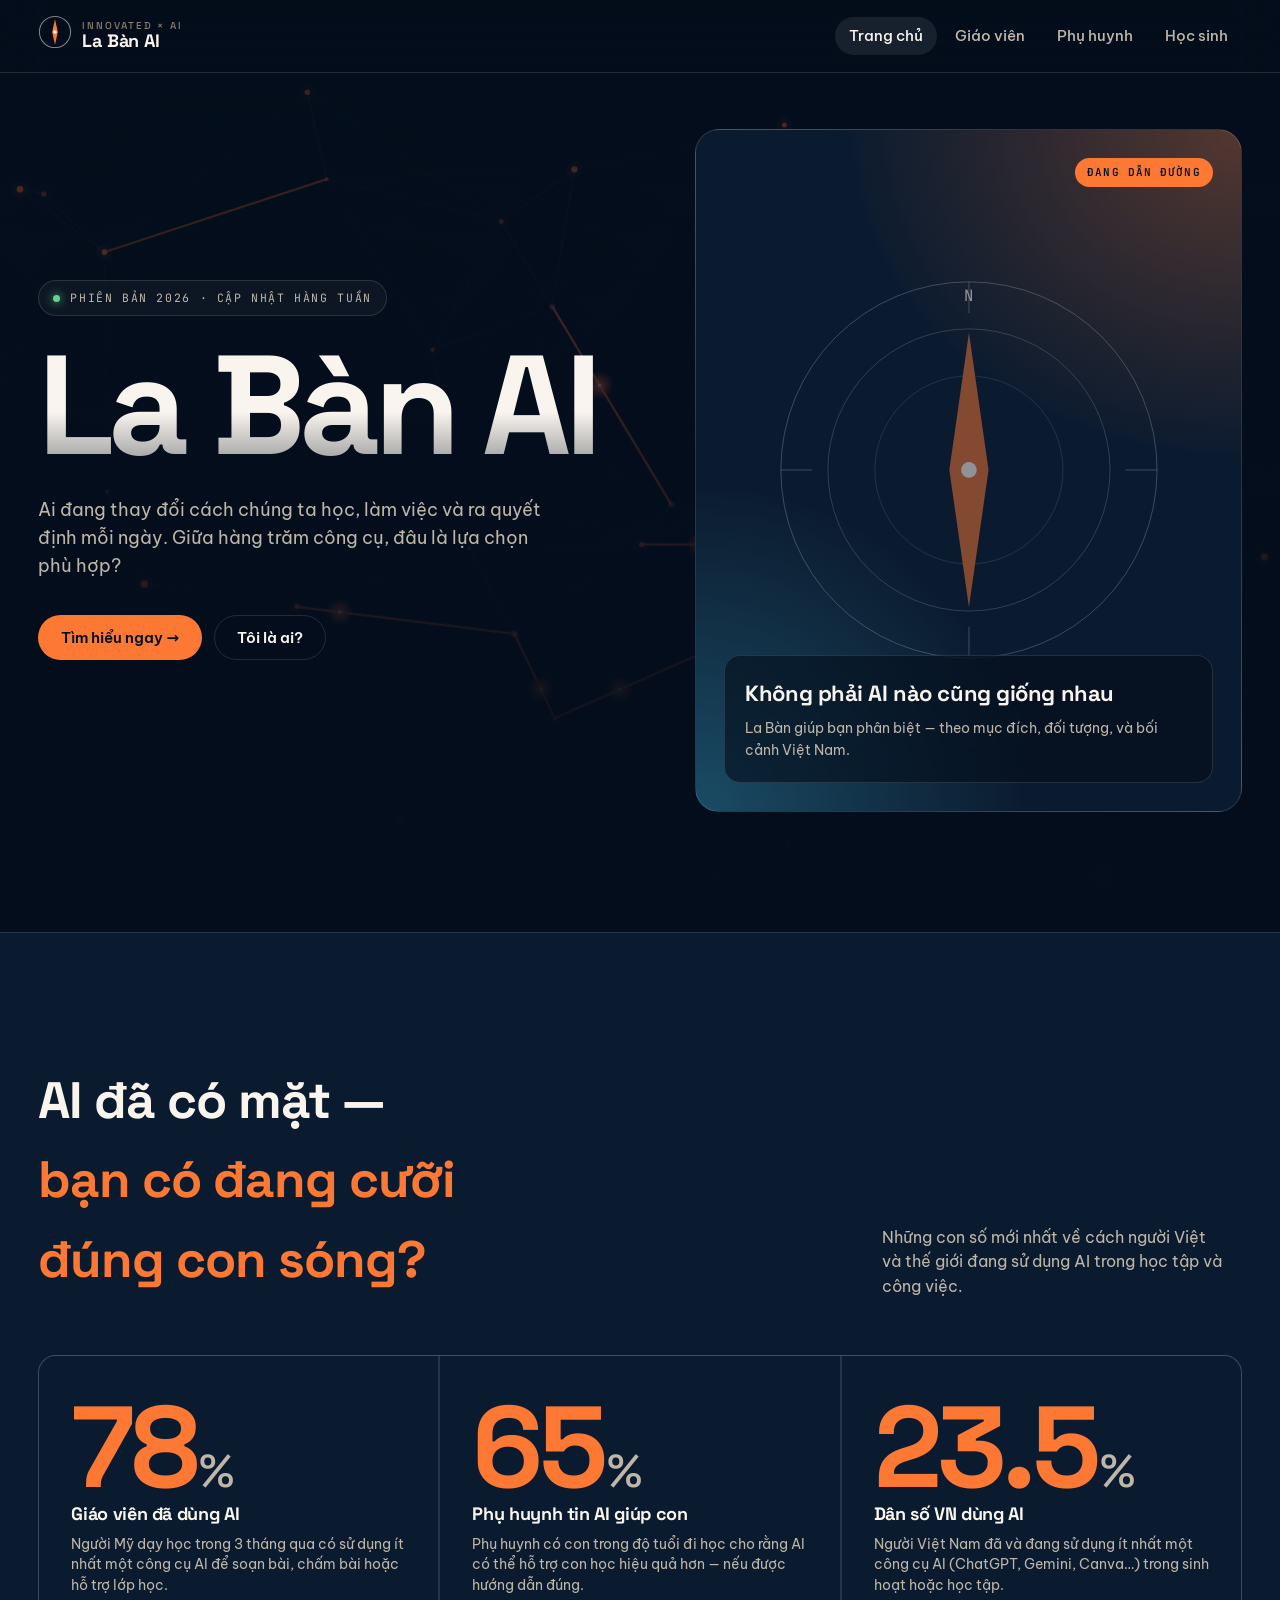
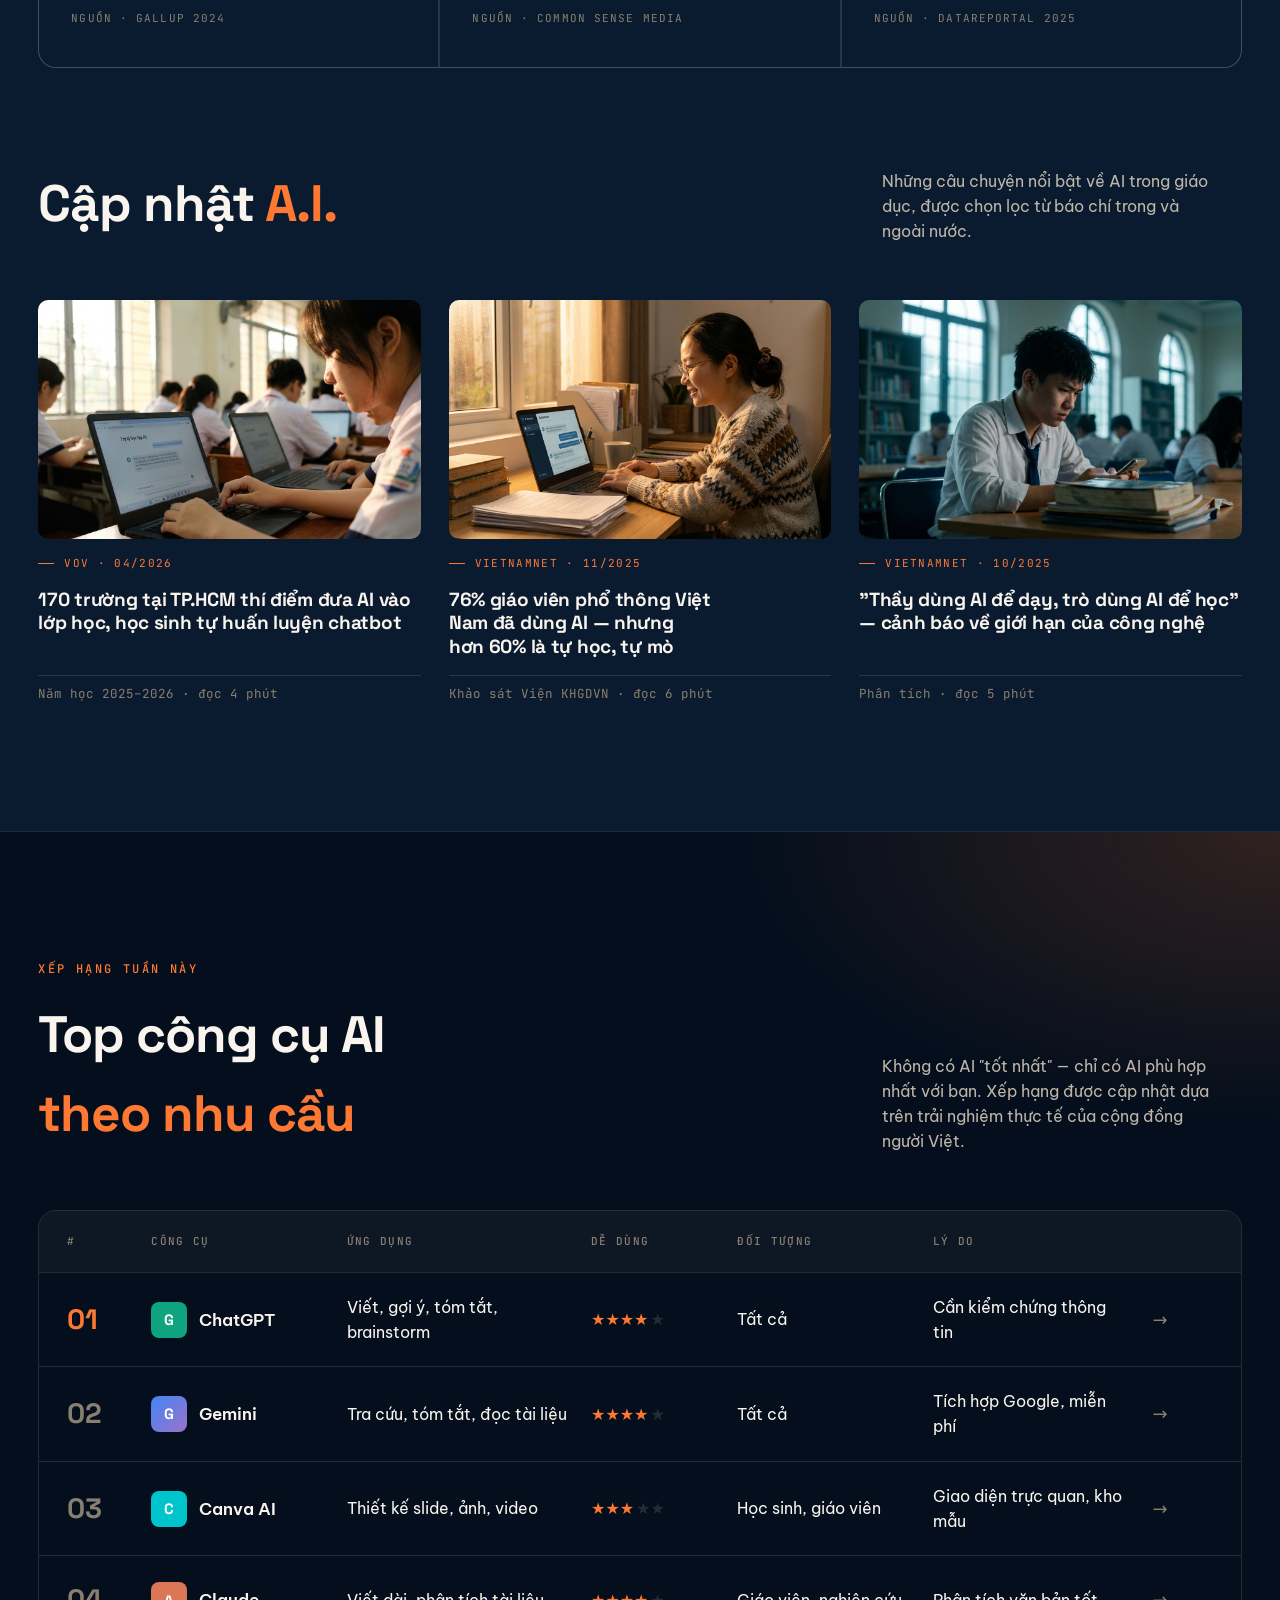
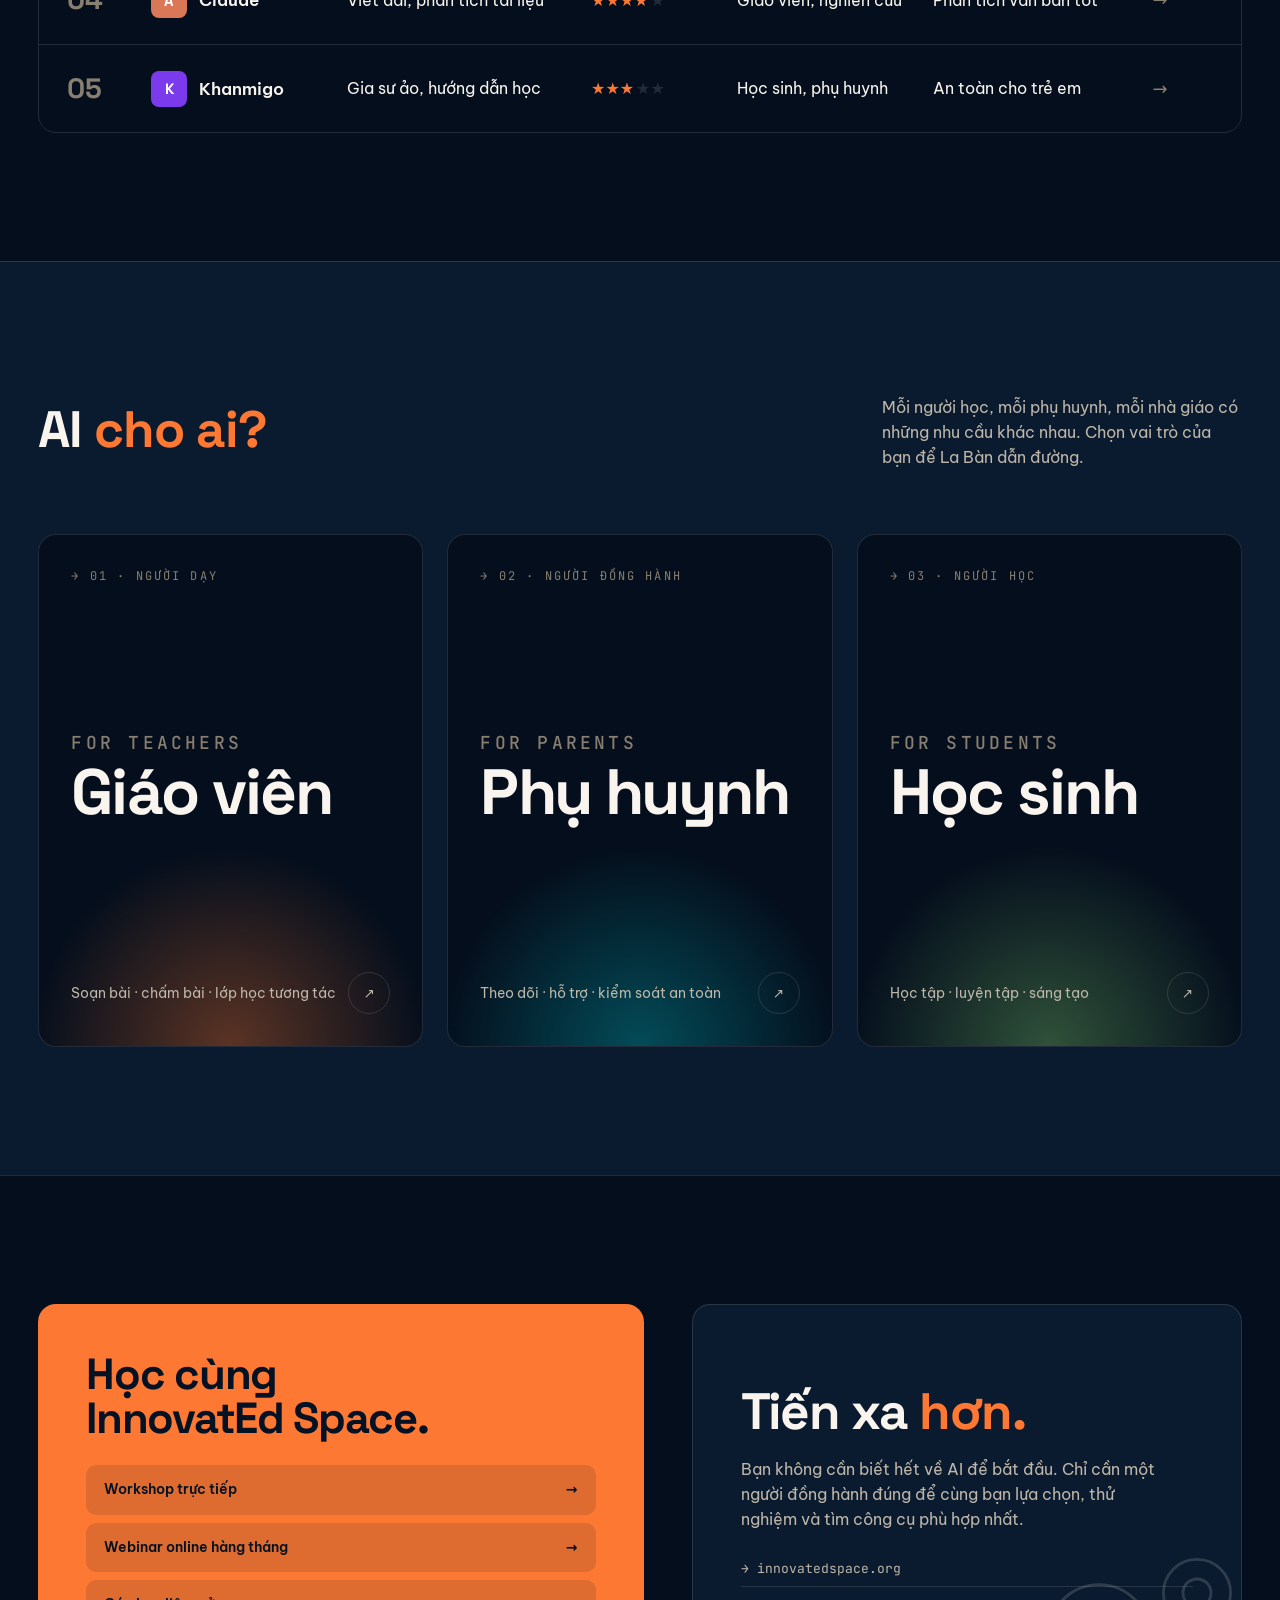
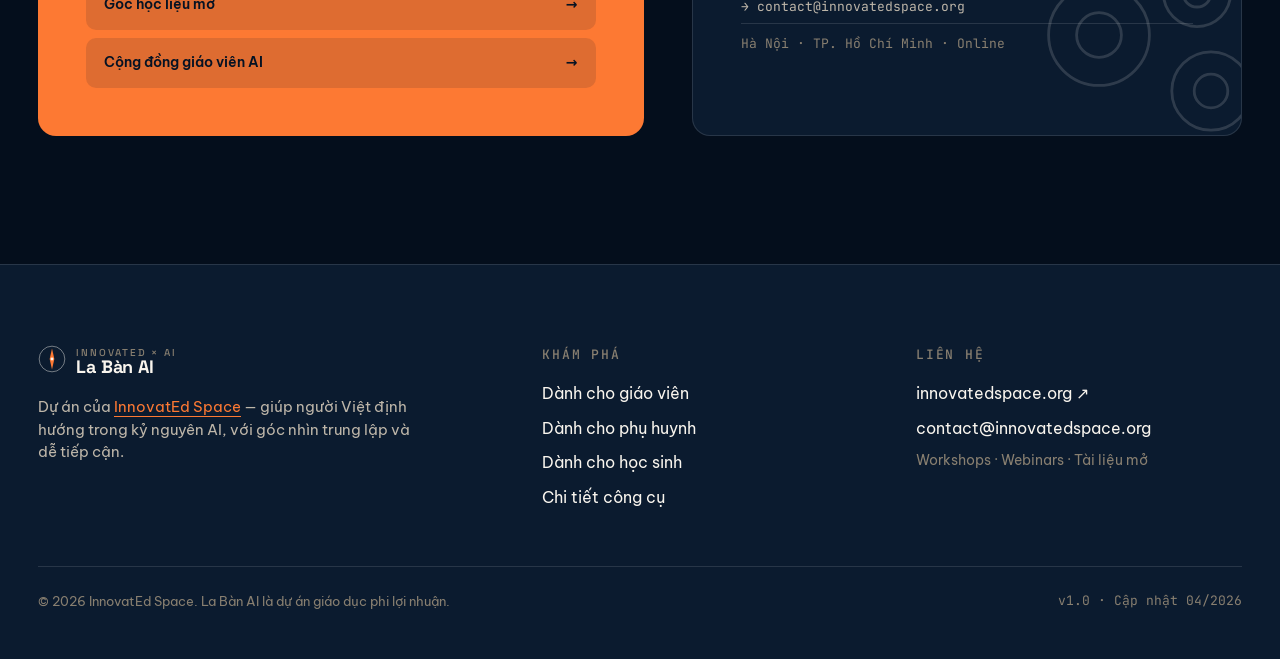
<file: index.html>
<!doctype html>
<html lang="vi">
<head>
<meta charset="utf-8">
<meta name="viewport" content="width=device-width, initial-scale=1">
<title>La Bàn AI — Định hướng trong kỷ nguyên AI</title>
<link rel="preconnect" href="https://fonts.googleapis.com">
<link rel="preconnect" href="https://fonts.gstatic.com" crossorigin>
<link rel="stylesheet" href="assets/styles.css">
<style>
/* ---------- HERO ---------- */
.hero {
  padding: 56px 0 120px;
  position: relative;
  overflow: hidden;
  isolation: isolate;
}
.hero-bg {
  position: absolute;
  inset: 0;
  z-index: 0;
  pointer-events: none;
  opacity: 0.55;
}
.hero-bg canvas { width: 100%; height: 100%; display: block; }
.hero-bg::after {
  content: "";
  position: absolute; inset: 0;
  background:
    radial-gradient(60% 55% at 20% 40%, transparent 0%, color-mix(in oklab, var(--bg) 40%, transparent) 70%),
    linear-gradient(180deg, transparent 0%, var(--bg) 95%);
}
.hero > .container { position: relative; z-index: 1; }
.hero-grid {
  display: grid;
  grid-template-columns: 1.1fr 1fr;
  gap: 56px;
  align-items: center;
  min-height: 620px;
}
.hero-eyebrow {
  display: inline-flex;
  align-items: center;
  gap: 10px;
  padding: 8px 14px;
  border: 1px solid var(--line);
  border-radius: 999px;
  font-family: var(--font-mono);
  font-size: 11.5px;
  letter-spacing: 0.14em;
  text-transform: uppercase;
  color: var(--ink-dim);
  background: var(--card);
  margin-bottom: 28px;
}
.hero-eyebrow .dot {
  width: 7px; height: 7px; border-radius: 50%;
  background: var(--ok);
  box-shadow: 0 0 10px var(--ok);
}
.hero h1 {
  font-size: clamp(72px, 11vw, 172px);
  line-height: 0.88;
  letter-spacing: -0.045em;
  font-weight: 700;
  margin-bottom: 28px;
  background: linear-gradient(180deg, var(--ink) 55%, color-mix(in oklab, var(--ink) 60%, transparent));
  -webkit-background-clip: text;
  background-clip: text;
  color: transparent;
}
.hero h1 .underline {
  color: var(--accent);
  -webkit-text-fill-color: var(--accent);
  font-style: italic;
  font-weight: 500;
}
.hero p.sub {
  font-size: clamp(16px, 1.4vw, 19px);
  color: var(--ink-dim);
  max-width: 520px;
  margin-bottom: 36px;
  line-height: 1.55;
}
.hero-actions { display: flex; gap: 12px; flex-wrap: wrap; }
.hero-visual {
  position: relative;
  aspect-ratio: 4 / 5;
  border-radius: 24px;
  overflow: hidden;
  background:
    radial-gradient(120% 80% at 100% 0%, color-mix(in oklab, var(--accent) 30%, transparent), transparent 60%),
    radial-gradient(100% 80% at 0% 100%, color-mix(in oklab, var(--cool) 30%, transparent), transparent 60%),
    var(--bg-2);
  border: 1px solid var(--line);
  padding: 28px;
  display: flex;
  flex-direction: column;
  justify-content: space-between;
}
.hv-tag {
  align-self: flex-end;
  background: var(--accent);
  color: var(--accent-ink);
  padding: 6px 12px;
  border-radius: 999px;
  font-family: var(--font-mono);
  font-size: 11px;
  letter-spacing: 0.1em;
  text-transform: uppercase;
  font-weight: 600;
}
.hv-body {
  background: color-mix(in oklab, var(--bg) 60%, transparent);
  backdrop-filter: blur(20px);
  border: 1px solid var(--line);
  border-radius: 16px;
  padding: 20px;
}
.hv-body h3 {
  font-size: 22px;
  margin-bottom: 8px;
}
.hv-body p { color: var(--ink-dim); font-size: 14px; }
.hv-compass {
  position: absolute;
  inset: 0;
  display: flex;
  align-items: center;
  justify-content: center;
  pointer-events: none;
}
.hv-compass svg { width: 72%; height: auto; opacity: 0.55; }
.hv-compass .compass-ring { transform-origin: 100px 100px; animation: compassPulse 6s ease-in-out infinite; }
.hv-compass .compass-needle { transform-origin: 100px 100px; animation: compassSpin 9s cubic-bezier(.45,.05,.55,.95) infinite; }
.hv-compass .compass-ticks { transform-origin: 100px 100px; animation: compassTicksSpin 24s linear infinite; }
@keyframes compassSpin {
  0%   { transform: rotate(0deg); }
  20%  { transform: rotate(138deg); }
  35%  { transform: rotate(118deg); }
  55%  { transform: rotate(226deg); }
  70%  { transform: rotate(212deg); }
  100% { transform: rotate(360deg); }
}
@keyframes compassTicksSpin { to { transform: rotate(-360deg); } }
@keyframes compassPulse {
  0%, 100% { opacity: 0.4; }
  50% { opacity: 0.7; }
}
@media (prefers-reduced-motion: reduce) {
  .hv-compass .compass-needle, .hv-compass .compass-ticks, .hv-compass .compass-ring { animation: none; }
}

/* ---------- STATS ---------- */
.stats {
  background: var(--bg-2);
}
.stats-head { display: flex; justify-content: space-between; align-items: flex-end; gap: 24px; flex-wrap: wrap; margin-bottom: 56px; }
.stats-head h2 {
  font-size: clamp(32px, 4vw, 52px);
  max-width: 620px;
}
.stats-head p { color: var(--ink-dim); max-width: 360px; }
.stat-grid {
  display: grid;
  grid-template-columns: repeat(3, 1fr);
  gap: 2px;
  background: var(--line);
  border: 1px solid var(--line);
  border-radius: var(--radius);
  overflow: hidden;
}
.stat {
  background: var(--bg-2);
  padding: 40px 32px;
  display: flex;
  flex-direction: column;
  justify-content: space-between;
  min-height: 280px;
  position: relative;
}
.stat .num {
  font-family: var(--font-display);
  font-size: clamp(72px, 9vw, 132px);
  line-height: 0.9;
  letter-spacing: -0.04em;
  font-weight: 700;
  color: var(--accent);
}
.stat .num .unit { font-size: 0.4em; color: var(--ink-dim); font-weight: 500; margin-left: 4px; }
.stat h3 { font-size: 18px; margin-bottom: 6px; }
.stat p { color: var(--ink-dim); font-size: 13.5px; }
.stat .src {
  margin-top: 14px;
  font-family: var(--font-mono);
  font-size: 11px;
  letter-spacing: 0.1em;
  text-transform: uppercase;
  color: var(--ink-mute);
}

/* ---------- NEWS ---------- */
.news-grid {
  display: grid;
  grid-template-columns: repeat(3, 1fr);
  gap: 28px;
  margin-top: 56px;
}
.news {
  display: flex;
  flex-direction: column;
  gap: 16px;
  padding: 0;
  background: transparent;
  border: none;
}
.news .thumb {
  aspect-ratio: 16 / 10;
  border-radius: var(--radius-sm);
  background-size: cover;
  background-position: center;
  position: relative;
  overflow: hidden;
}
.news .thumb .ph {
  position: absolute; inset: 0; border: none; border-radius: inherit;
}
.news .badge {
  font-family: var(--font-mono);
  font-size: 11px;
  letter-spacing: 0.12em;
  text-transform: uppercase;
  color: var(--accent);
  display: flex;
  align-items: center;
  gap: 10px;
}
.news .badge::before {
  content: ""; width: 16px; height: 1px; background: var(--accent);
}
.news h3 {
  font-size: 19px;
  line-height: 1.25;
  letter-spacing: -0.015em;
}
.news .meta {
  color: var(--ink-mute);
  font-size: 12.5px;
  font-family: var(--font-mono);
  margin-top: auto;
  padding-top: 8px;
  border-top: 1px solid var(--line);
}

/* ---------- RANKINGS ---------- */
.rankings {
  background:
    radial-gradient(60% 40% at 100% 0%, color-mix(in oklab, var(--accent) 18%, transparent), transparent 70%),
    var(--bg);
}
.rank-table {
  border: 1px solid var(--line);
  border-radius: var(--radius);
  overflow: hidden;
  margin-top: 48px;
}
.rank-row {
  display: grid;
  grid-template-columns: 60px 1.4fr 1.8fr 1fr 1.4fr 1.6fr 60px;
  gap: 24px;
  padding: 22px 28px;
  align-items: center;
  border-top: 1px solid var(--line);
  transition: background 0.2s;
  text-decoration: none;
  color: inherit;
}
.rank-row:first-child { border-top: none; }
.rank-row.head {
  background: var(--card);
  font-family: var(--font-mono);
  font-size: 11px;
  letter-spacing: 0.12em;
  text-transform: uppercase;
  color: var(--ink-mute);
  font-weight: 500;
}
a.rank-row:hover { background: var(--card); }
.rank-num {
  font-family: var(--font-display);
  font-size: 28px;
  font-weight: 700;
  color: var(--ink-mute);
  letter-spacing: -0.02em;
}
.rank-row.top .rank-num { color: var(--accent); }
.tool-name { font-weight: 600; font-size: 16.5px; display: flex; align-items: center; gap: 12px; }
.tool-logo {
  width: 36px; height: 36px; border-radius: 8px;
  display: flex; align-items: center; justify-content: center;
  font-family: var(--font-display); font-weight: 700; font-size: 15px;
  color: var(--accent-ink);
}
.stars { display: flex; gap: 2px; color: var(--accent); }
.stars .dim { color: var(--line); }
.arrow { color: var(--ink-mute); font-size: 18px; transition: transform 0.2s; }
a.rank-row:hover .arrow { transform: translateX(4px); color: var(--accent); }

/* ---------- AUDIENCE PICKER ---------- */
.audience {
  background: var(--bg-2);
}
.audience-grid {
  display: grid;
  grid-template-columns: repeat(3, 1fr);
  gap: 24px;
  margin-top: 64px;
}
.aud-card {
  display: flex;
  flex-direction: column;
  justify-content: space-between;
  aspect-ratio: 3 / 4;
  padding: 32px;
  border-radius: var(--radius);
  border: 1px solid var(--line);
  position: relative;
  overflow: hidden;
  text-decoration: none;
  color: inherit;
  transition: transform 0.3s ease, border-color 0.3s ease;
  background: var(--bg);
}
.aud-card::before {
  content: "";
  position: absolute; inset: 0;
  background: radial-gradient(80% 60% at 50% 100%, var(--aud-color), transparent 65%);
  opacity: 0.35;
  transition: opacity 0.3s ease;
  pointer-events: none;
}
.aud-card:hover { transform: translateY(-4px); border-color: var(--aud-color); }
.aud-card:hover::before { opacity: 0.55; }
.aud-label {
  font-family: var(--font-mono);
  font-size: 12px;
  letter-spacing: 0.18em;
  text-transform: uppercase;
  color: var(--ink-mute);
}
.aud-title {
  font-size: clamp(40px, 5vw, 72px);
  line-height: 0.92;
  letter-spacing: -0.03em;
  margin: auto 0;
  position: relative;
  z-index: 1;
}
.aud-title .en { display: block; font-size: 0.28em; color: var(--ink-mute); font-family: var(--font-mono); letter-spacing: 0.18em; text-transform: uppercase; font-weight: 500; margin-bottom: 12px; }
.aud-foot {
  display: flex; justify-content: space-between; align-items: center;
  color: var(--ink-dim); font-size: 13.5px;
  position: relative; z-index: 1;
}
.aud-foot .chev {
  width: 42px; height: 42px; border-radius: 50%;
  border: 1px solid var(--line);
  display: flex; align-items: center; justify-content: center;
  transition: all 0.3s;
}
.aud-card:hover .chev {
  background: var(--aud-color);
  border-color: var(--aud-color);
  color: var(--bg);
  transform: rotate(-45deg);
}

/* ---------- CTA ---------- */
.cta {
  background: var(--bg);
  padding: clamp(80px, 10vw, 140px) 0;
  border-top: 1px solid var(--line);
}
.cta-grid {
  display: grid;
  grid-template-columns: 1.1fr 1fr;
  gap: 48px;
  align-items: stretch;
}
.cta-card-primary {
  background: var(--accent);
  color: var(--accent-ink);
  border-radius: var(--radius);
  padding: 48px;
  display: flex;
  flex-direction: column;
  justify-content: space-between;
  min-height: 400px;
  position: relative;
  overflow: hidden;
}
.cta-card-primary h3 {
  font-size: clamp(28px, 3.4vw, 44px);
  line-height: 1.02;
  letter-spacing: -0.03em;
  max-width: 80%;
}
.cta-list { display: flex; flex-direction: column; gap: 8px; margin-top: 24px; }
.cta-list a {
  display: flex; align-items: center; justify-content: space-between;
  padding: 14px 18px;
  background: color-mix(in oklab, var(--accent-ink) 12%, transparent);
  color: var(--accent-ink);
  border-radius: 10px;
  font-weight: 600;
  font-size: 14px;
  transition: background 0.2s;
}
.cta-list a:hover { background: color-mix(in oklab, var(--accent-ink) 22%, transparent); }
.cta-card-secondary {
  background: var(--bg-2);
  border: 1px solid var(--line);
  border-radius: var(--radius);
  padding: 48px;
  position: relative;
  overflow: hidden;
  display: flex;
  flex-direction: column;
  justify-content: center;
}
.cta-card-secondary h3 {
  font-size: clamp(32px, 4vw, 56px);
  line-height: 1;
  letter-spacing: -0.03em;
  margin-bottom: 20px;
}
.cta-card-secondary p { color: var(--ink-dim); max-width: 420px; margin-bottom: 28px; }
.cta-contact {
  display: flex; flex-direction: column; gap: 10px;
  font-family: var(--font-mono); font-size: 13px; color: var(--ink-dim);
}
.cta-contact a { border-bottom: 1px solid var(--line); padding-bottom: 6px; display: inline-block; }
.cta-contact a:hover { color: var(--accent); border-color: var(--accent); }
.gears {
  position: absolute;
  right: -40px; bottom: -40px;
  width: 280px; height: 280px;
  opacity: 0.15;
  pointer-events: none;
}

/* Mobile */
@media (max-width: 900px) {
  .hero-grid, .cta-grid { grid-template-columns: 1fr; }
  .stat-grid, .news-grid, .audience-grid { grid-template-columns: 1fr; }
  .rank-row { grid-template-columns: 40px 1fr 60px; gap: 12px; padding: 16px; }
  .rank-row > :nth-child(3), .rank-row > :nth-child(4), .rank-row > :nth-child(5), .rank-row > :nth-child(6) { display: none; }
  .rank-row.head { display: none; }
}
</style>
</head>
<body data-screen-label="01 Trang chủ">
<header class="nav" data-nav></header>

<main>
  <!-- HERO -->
  <section class="hero">
    <div class="hero-bg" aria-hidden="true"><canvas id="neuralCanvas"></canvas></div>
    <div class="container hero-grid">
      <div>
        <span class="hero-eyebrow"><span class="dot"></span>Phiên bản 2026 · cập nhật hàng tuần</span>
        <h1 data-tweak="heroTitle">La Bàn AI</h1>
        <p class="sub" data-tweak="heroSub">Ai đang thay đổi cách chúng ta học, làm việc và ra quyết định mỗi ngày. Giữa hàng trăm công cụ, đâu là lựa chọn phù hợp?</p>
        <div class="hero-actions">
          <a class="btn btn-primary" href="#rankings">Tìm hiểu ngay →</a>
          <a class="btn btn-ghost" href="#audience">Tôi là ai?</a>
        </div>
      </div>
      <div class="hero-visual">
        <div class="hv-compass">
          <svg viewBox="0 0 200 200" fill="none">
            <g class="compass-ring">
              <circle cx="100" cy="100" r="96" stroke="currentColor" stroke-width="0.5" opacity="0.4"/>
              <circle cx="100" cy="100" r="72" stroke="currentColor" stroke-width="0.5" opacity="0.3"/>
              <circle cx="100" cy="100" r="48" stroke="currentColor" stroke-width="0.5" opacity="0.2"/>
            </g>
            <g class="compass-ticks" stroke="currentColor" stroke-width="0.5" opacity="0.4">
              <line x1="100" y1="4" x2="100" y2="20"/>
              <line x1="100" y1="180" x2="100" y2="196"/>
              <line x1="4" y1="100" x2="20" y2="100"/>
              <line x1="180" y1="100" x2="196" y2="100"/>
            </g>
            <g class="compass-needle">
              <path d="M100 30 L110 100 L100 170 L90 100 Z" fill="var(--accent)" opacity="0.9"/>
            </g>
            <circle cx="100" cy="100" r="4" fill="var(--ink)"/>
            <text x="100" y="14" text-anchor="middle" font-family="var(--font-mono)" font-size="8" fill="currentColor">N</text>
          </svg>
        </div>
        <span class="hv-tag">đang dẫn đường</span>
        <div class="hv-body">
          <h3>Không phải AI nào cũng giống nhau</h3>
          <p>La Bàn giúp bạn phân biệt — theo mục đích, đối tượng, và bối cảnh Việt Nam.</p>
        </div>
      </div>
    </div>
  </section>

  <!-- STATS -->
  <section class="stats" id="stats">
    <div class="container">
      <div class="stats-head">
        <h2>AI đã có mặt — <span style="color:var(--accent)">bạn có đang cưỡi đúng con sóng?</span></h2>
        <p>Những con số mới nhất về cách người Việt và thế giới đang sử dụng AI trong học tập và công việc.</p>
      </div>
      <div class="stat-grid">
        <div class="stat">
          <div>
            <div class="num">78<span class="unit">%</span></div>
          </div>
          <div>
            <h3>Giáo viên đã dùng AI</h3>
            <p>Người Mỹ dạy học trong 3 tháng qua có sử dụng ít nhất một công cụ AI để soạn bài, chấm bài hoặc hỗ trợ lớp học.</p>
            <div class="src">Nguồn · Gallup 2024</div>
          </div>
        </div>
        <div class="stat">
          <div>
            <div class="num">65<span class="unit">%</span></div>
          </div>
          <div>
            <h3>Phụ huynh tin AI giúp con</h3>
            <p>Phụ huynh có con trong độ tuổi đi học cho rằng AI có thể hỗ trợ con học hiệu quả hơn — nếu được hướng dẫn đúng.</p>
            <div class="src">Nguồn · Common Sense Media</div>
          </div>
        </div>
        <div class="stat">
          <div>
            <div class="num">23.5<span class="unit">%</span></div>
          </div>
          <div>
            <h3>Dân số VN dùng AI</h3>
            <p>Người Việt Nam đã và đang sử dụng ít nhất một công cụ AI (ChatGPT, Gemini, Canva…) trong sinh hoạt hoặc học tập.</p>
            <div class="src">Nguồn · DataReportal 2025</div>
          </div>
        </div>
      </div>

      <!-- NEWS -->
      <div style="margin-top:96px">
        <div class="stats-head" style="margin-bottom:0">
          <h2>Cập nhật <span style="color:var(--accent)">A.I.</span></h2>
          <p>Những câu chuyện nổi bật về AI trong giáo dục, được chọn lọc từ báo chí trong và ngoài nước.</p>
        </div>
        <div class="news-grid">
          <a class="news" href="#">
            <div class="thumb" style="background-image:url('assets/img/news-tphcm-classroom.jpg')"></div>
            <div class="badge">VOV · 04/2026</div>
            <h3>170 trường tại TP.HCM thí điểm đưa AI vào lớp học, học sinh tự huấn luyện chatbot</h3>
            <div class="meta">Năm học 2025–2026 · đọc 4 phút</div>
          </a>
          <a class="news" href="#">
            <div class="thumb" style="background-image:url('assets/img/news-teacher-planning.jpg')"></div>
            <div class="badge">Vietnamnet · 11/2025</div>
            <h3>76% giáo viên phổ thông Việt Nam đã dùng AI — nhưng hơn 60% là tự học, tự mò</h3>
            <div class="meta">Khảo sát Viện KHGDVN · đọc 6 phút</div>
          </a>
          <a class="news" href="#">
            <div class="thumb" style="background-image:url('assets/img/news-student-thoughtful.jpg?v=2')"></div>
            <div class="badge">Vietnamnet · 10/2025</div>
            <h3>"Thầy dùng AI để dạy, trò dùng AI để học" — cảnh báo về giới hạn của công nghệ</h3>
            <div class="meta">Phân tích · đọc 5 phút</div>
          </a>
        </div>
      </div>
    </div>
  </section>

  <!-- RANKINGS -->
  <section class="rankings" id="rankings">
    <div class="container">
      <div class="stats-head">
        <h2><span class="eyebrow" style="display:block;margin-bottom:16px">Xếp hạng tuần này</span>Top công cụ AI <span style="color:var(--accent)">theo nhu cầu</span></h2>
        <p>Không có AI "tốt nhất" — chỉ có AI phù hợp nhất với bạn. Xếp hạng được cập nhật dựa trên trải nghiệm thực tế của cộng đồng người Việt.</p>
      </div>
      <div class="rank-table">
        <div class="rank-row head">
          <div>#</div>
          <div>Công cụ</div>
          <div>Ứng dụng</div>
          <div>Dễ dùng</div>
          <div>Đối tượng</div>
          <div>Lý do</div>
          <div></div>
        </div>
        <a class="rank-row top" href="chatgpt.html">
          <div class="rank-num">01</div>
          <div class="tool-name"><div class="tool-logo" style="background:#10a37f;color:white">G</div>ChatGPT</div>
          <div>Viết, gợi ý, tóm tắt, brainstorm</div>
          <div class="stars">★★★★<span class="dim">★</span></div>
          <div>Tất cả</div>
          <div>Cần kiểm chứng thông tin</div>
          <div class="arrow">→</div>
        </a>
        <a class="rank-row" href="#">
          <div class="rank-num">02</div>
          <div class="tool-name"><div class="tool-logo" style="background:linear-gradient(135deg,#4285F4,#9B72CB);color:white">G</div>Gemini</div>
          <div>Tra cứu, tóm tắt, đọc tài liệu</div>
          <div class="stars">★★★★<span class="dim">★</span></div>
          <div>Tất cả</div>
          <div>Tích hợp Google, miễn phí</div>
          <div class="arrow">→</div>
        </a>
        <a class="rank-row" href="#">
          <div class="rank-num">03</div>
          <div class="tool-name"><div class="tool-logo" style="background:#00C4CC;color:white">C</div>Canva AI</div>
          <div>Thiết kế slide, ảnh, video</div>
          <div class="stars">★★★<span class="dim">★★</span></div>
          <div>Học sinh, giáo viên</div>
          <div>Giao diện trực quan, kho mẫu</div>
          <div class="arrow">→</div>
        </a>
        <a class="rank-row" href="#">
          <div class="rank-num">04</div>
          <div class="tool-name"><div class="tool-logo" style="background:#D97757;color:white">A</div>Claude</div>
          <div>Viết dài, phân tích tài liệu</div>
          <div class="stars">★★★★<span class="dim">★</span></div>
          <div>Giáo viên, nghiên cứu</div>
          <div>Phân tích văn bản tốt</div>
          <div class="arrow">→</div>
        </a>
        <a class="rank-row" href="#">
          <div class="rank-num">05</div>
          <div class="tool-name"><div class="tool-logo" style="background:#7C3AED;color:white">K</div>Khanmigo</div>
          <div>Gia sư ảo, hướng dẫn học</div>
          <div class="stars">★★★<span class="dim">★★</span></div>
          <div>Học sinh, phụ huynh</div>
          <div>An toàn cho trẻ em</div>
          <div class="arrow">→</div>
        </a>
      </div>
    </div>
  </section>

  <!-- AUDIENCE PICKER -->
  <section class="audience" id="audience">
    <div class="container">
      <div class="stats-head">
        <h2>AI <span style="color:var(--accent)">cho ai?</span></h2>
        <p>Mỗi người học, mỗi phụ huynh, mỗi nhà giáo có những nhu cầu khác nhau. Chọn vai trò của bạn để La Bàn dẫn đường.</p>
      </div>
      <div class="audience-grid">
        <a class="aud-card" href="giao-vien.html" style="--aud-color: oklch(0.72 0.18 45)">
          <span class="aud-label">→ 01 · Người dạy</span>
          <h3 class="aud-title"><span class="en">For Teachers</span>Giáo viên</h3>
          <div class="aud-foot">
            <span>Soạn bài · chấm bài · lớp học tương tác</span>
            <span class="chev">↗</span>
          </div>
        </a>
        <a class="aud-card" href="phu-huynh.html" style="--aud-color: oklch(0.72 0.14 200)">
          <span class="aud-label">→ 02 · Người đồng hành</span>
          <h3 class="aud-title"><span class="en">For Parents</span>Phụ huynh</h3>
          <div class="aud-foot">
            <span>Theo dõi · hỗ trợ · kiểm soát an toàn</span>
            <span class="chev">↗</span>
          </div>
        </a>
        <a class="aud-card" href="hoc-sinh.html" style="--aud-color: oklch(0.78 0.15 140)">
          <span class="aud-label">→ 03 · Người học</span>
          <h3 class="aud-title"><span class="en">For Students</span>Học sinh</h3>
          <div class="aud-foot">
            <span>Học tập · luyện tập · sáng tạo</span>
            <span class="chev">↗</span>
          </div>
        </a>
      </div>
    </div>
  </section>

  <!-- CTA -->
  <section class="cta" id="cta">
    <div class="container cta-grid">
      <div class="cta-card-primary">
        <h3>Học cùng InnovatEd Space.</h3>
        <div class="cta-list">
          <a href="https://innovatedspace.org/" target="_blank">
            <span>Workshop trực tiếp</span><span>→</span>
          </a>
          <a href="https://innovatedspace.org/" target="_blank">
            <span>Webinar online hàng tháng</span><span>→</span>
          </a>
          <a href="https://innovatedspace.org/" target="_blank">
            <span>Góc học liệu mở</span><span>→</span>
          </a>
          <a href="https://innovatedspace.org/" target="_blank">
            <span>Cộng đồng giáo viên AI</span><span>→</span>
          </a>
        </div>
      </div>
      <div class="cta-card-secondary">
        <svg class="gears" viewBox="0 0 100 100" fill="none" xmlns="http://www.w3.org/2000/svg">
          <circle cx="35" cy="50" r="18" stroke="currentColor" stroke-width="1"/>
          <circle cx="35" cy="50" r="8" stroke="currentColor" stroke-width="1"/>
          <circle cx="70" cy="35" r="12" stroke="currentColor" stroke-width="1"/>
          <circle cx="70" cy="35" r="5" stroke="currentColor" stroke-width="1"/>
          <circle cx="75" cy="70" r="14" stroke="currentColor" stroke-width="1"/>
          <circle cx="75" cy="70" r="6" stroke="currentColor" stroke-width="1"/>
        </svg>
        <h3>Tiến xa <span style="color:var(--accent)">hơn.</span></h3>
        <p>Bạn không cần biết hết về AI để bắt đầu. Chỉ cần một người đồng hành đúng để cùng bạn lựa chọn, thử nghiệm và tìm công cụ phù hợp nhất.</p>
        <div class="cta-contact">
          <a href="https://innovatedspace.org/" target="_blank">→ innovatedspace.org</a>
          <a href="mailto:contact@innovatedspace.org">→ contact@innovatedspace.org</a>
          <span style="color:var(--ink-mute)">Hà Nội · TP. Hồ Chí Minh · Online</span>
        </div>
      </div>
    </div>
  </section>
</main>

<footer class="footer" data-footer></footer>

<script src="assets/shared.js?v=2"></script>
<script>LaBanAI.init("home");</script>
<script>
(function neuralNet(){
  const canvas = document.getElementById('neuralCanvas');
  if (!canvas) return;
  if (window.matchMedia && matchMedia('(prefers-reduced-motion: reduce)').matches) return;
  const ctx = canvas.getContext('2d');
  const host = canvas.parentElement; // .hero-bg (full hero section)
  let W = 0, H = 0, DPR = Math.min(window.devicePixelRatio || 1, 2);

  // Parse any CSS color via the browser, with fallback
  const _parseEl = document.createElement('span');
  _parseEl.style.display = 'none';
  document.body.appendChild(_parseEl);
  function parseColor(cssColor, fallback) {
    try {
      _parseEl.style.color = '';
      _parseEl.style.color = cssColor;
      const c = getComputedStyle(_parseEl).color; // -> rgb(r,g,b) or rgba(...)
      const m = c.match(/rgba?\(([^)]+)\)/i);
      if (m) {
        const parts = m[1].split(/[\s,\/]+/).filter(Boolean).map(Number);
        if (parts.length >= 3 && parts.every(n => Number.isFinite(n))) {
          return [parts[0]|0, parts[1]|0, parts[2]|0];
        }
      }
    } catch(e) {}
    return fallback;
  }
  function getAccentRgb() {
    const v = getComputedStyle(document.documentElement).getPropertyValue('--accent').trim();
    return parseColor(v || '#FF6B35', [255,107,53]);
  }
  function getInkRgb() {
    const v = getComputedStyle(document.documentElement).getPropertyValue('--ink').trim();
    return parseColor(v || '#0D0D0F', [13,13,15]);
  }

  const NODE_COUNT = 42;
  const nodes = [];
  const pulses = [];
  let edges = [];
  // Map "i-j" -> {heat: 0..1} so recently-pulsed edges glow
  const edgeHeat = new Map();

  function initNodes() {
    nodes.length = 0;
    for (let i = 0; i < NODE_COUNT; i++) {
      nodes.push({
        x: Math.random() * W,
        y: Math.random() * H,
        vx: (Math.random() - 0.5) * 0.35,
        vy: (Math.random() - 0.5) * 0.35,
        r: 1.2 + Math.random() * 1.8,
        phase: Math.random() * Math.PI * 2,
        speed: 0.6 + Math.random() * 0.8,
        // independent wander targets
        wanderX: Math.random() * Math.PI * 2,
        wanderY: Math.random() * Math.PI * 2,
      });
    }
  }

  function edgeKey(a, b) { return a < b ? a + '-' + b : b + '-' + a; }

  function resize() {
    const rect = host.getBoundingClientRect();
    W = rect.width; H = rect.height;
    canvas.width = W * DPR;
    canvas.height = H * DPR;
    canvas.style.width = W + 'px';
    canvas.style.height = H + 'px';
    ctx.setTransform(DPR, 0, 0, DPR, 0, 0);
    initNodes();
  }

  function spawnPulse() {
    if (edges.length === 0) return;
    const e = edges[Math.floor(Math.random() * edges.length)];
    pulses.push({ a: e[0], b: e[1], t: 0, speed: 0.010 + Math.random() * 0.014 });
    // Chain: sometimes continue from b to another neighbor to simulate cascading activation
  }

  let last = performance.now();
  let pulseTimer = 0;

  function draw(now) {
    const dt = Math.min(32, now - last); last = now;
    ctx.clearRect(0, 0, W, H);

    const accentRgb = getAccentRgb();
    const inkRgb = getInkRgb();
    // For dark theme, ink is near-white; for light, near-black. We want lines to be accent + ink mix.
    const inkIsDark = (inkRgb[0] + inkRgb[1] + inkRgb[2]) < 380;
    const lineRgb = inkIsDark ? [140, 140, 150] : [220, 220, 230];

    // Move nodes — organic wander with gentle pull toward center
    const cx = W / 2, cy = H / 2;
    for (const n of nodes) {
      // wander (perlin-ish via sin/cos with slow-moving phase)
      n.wanderX += 0.006;
      n.wanderY += 0.0055;
      n.vx += Math.sin(n.wanderX) * 0.018;
      n.vy += Math.cos(n.wanderY) * 0.018;
      // weak pull toward center so they don't all drift away
      const dx = cx - n.x, dy = cy - n.y;
      const d = Math.hypot(dx, dy) || 1;
      n.vx += (dx / d) * 0.0012;
      n.vy += (dy / d) * 0.0012;
      // clamp speed + damping
      const sp = Math.hypot(n.vx, n.vy);
      const MAX_SP = 0.55;
      if (sp > MAX_SP) { n.vx = (n.vx / sp) * MAX_SP; n.vy = (n.vy / sp) * MAX_SP; }
      n.vx *= 0.985; n.vy *= 0.985;
      n.x += n.vx; n.y += n.vy;
      // wrap
      if (n.x < -10) n.x = W + 10; else if (n.x > W + 10) n.x = -10;
      if (n.y < -10) n.y = H + 10; else if (n.y > H + 10) n.y = -10;
      n.phase += 0.03 * n.speed;
    }

    // cool down edge heat
    for (const [k, v] of edgeHeat) {
      v.heat *= 0.94;
      if (v.heat < 0.02) edgeHeat.delete(k);
    }

    // Rebuild edges list each frame (cheap at 42 nodes)
    edges = [];
    const MAX_D = Math.min(W, H) * 0.32;
    for (let i = 0; i < nodes.length; i++) {
      for (let j = i + 1; j < nodes.length; j++) {
        const a = nodes[i], b = nodes[j];
        const dx = a.x - b.x, dy = a.y - b.y;
        const d = Math.hypot(dx, dy);
        if (d < MAX_D) {
          const t = 1 - d / MAX_D; // 0..1 closeness
          edges.push([i, j, d]);
          const k = edgeKey(i, j);
          const heat = (edgeHeat.get(k) || {heat: 0}).heat;
          // base dim line + accent-tinted heat overlay
          ctx.strokeStyle = `rgba(${lineRgb[0]}, ${lineRgb[1]}, ${lineRgb[2]}, ${0.07 + t * 0.22})`;
          ctx.lineWidth = 0.6;
          ctx.beginPath();
          ctx.moveTo(a.x, a.y);
          ctx.lineTo(b.x, b.y);
          ctx.stroke();
          if (heat > 0.03) {
            ctx.strokeStyle = `rgba(${accentRgb[0]}, ${accentRgb[1]}, ${accentRgb[2]}, ${heat * 0.85})`;
            ctx.lineWidth = 0.8 + heat * 1.6;
            ctx.beginPath();
            ctx.moveTo(a.x, a.y);
            ctx.lineTo(b.x, b.y);
            ctx.stroke();
          }
        }
      }
    }

    // Nodes
    for (const n of nodes) {
      const glow = 0.5 + 0.5 * Math.sin(n.phase);
      ctx.beginPath();
      ctx.fillStyle = `rgba(${accentRgb[0]}, ${accentRgb[1]}, ${accentRgb[2]}, ${0.35 + glow * 0.55})`;
      ctx.arc(n.x, n.y, n.r + glow * 0.8, 0, Math.PI * 2);
      ctx.fill();
      // halo
      ctx.beginPath();
      ctx.fillStyle = `rgba(${accentRgb[0]}, ${accentRgb[1]}, ${accentRgb[2]}, ${0.08 * glow})`;
      ctx.arc(n.x, n.y, n.r + 6, 0, Math.PI * 2);
      ctx.fill();
    }

    // Pulses traveling along edges (data flowing through the network)
    pulseTimer += dt;
    if (pulseTimer > 260) { pulseTimer = 0; spawnPulse(); spawnPulse(); }

    for (let i = pulses.length - 1; i >= 0; i--) {
      const p = pulses[i];
      p.t += p.speed;
      // Light up the edge while pulse travels
      const k = edgeKey(p.a, p.b);
      const curHeat = (edgeHeat.get(k) || {heat: 0}).heat;
      edgeHeat.set(k, { heat: Math.max(curHeat, 1) });

      if (p.t >= 1) {
        // Chain: 50% chance to hop from b to a neighbor of b (cascading activation)
        if (Math.random() < 0.55) {
          const neighbors = edges.filter(e => e[0] === p.b || e[1] === p.b).map(e => e[0] === p.b ? e[1] : e[0]);
          if (neighbors.length > 0) {
            const next = neighbors[Math.floor(Math.random() * neighbors.length)];
            if (next !== p.a) {
              pulses.push({ a: p.b, b: next, t: 0, speed: p.speed });
            }
          }
        }
        pulses.splice(i, 1); continue;
      }
      const a = nodes[p.a], b = nodes[p.b];
      if (!a || !b) { pulses.splice(i, 1); continue; }
      const x = a.x + (b.x - a.x) * p.t;
      const y = a.y + (b.y - a.y) * p.t;
      // trailing glow
      const g = ctx.createRadialGradient(x, y, 0, x, y, 14);
      g.addColorStop(0, `rgba(${accentRgb[0]}, ${accentRgb[1]}, ${accentRgb[2]}, 0.95)`);
      g.addColorStop(1, `rgba(${accentRgb[0]}, ${accentRgb[1]}, ${accentRgb[2]}, 0)`);
      ctx.fillStyle = g;
      ctx.beginPath(); ctx.arc(x, y, 14, 0, Math.PI * 2); ctx.fill();
      ctx.fillStyle = `rgba(255,255,255,0.95)`;
      ctx.beginPath(); ctx.arc(x, y, 1.4, 0, Math.PI * 2); ctx.fill();
    }

    requestAnimationFrame(draw);
  }

  const ro = new ResizeObserver(resize);
  ro.observe(host);
  resize();
  requestAnimationFrame(draw);
})();
</script>
</body>
</html>
</file>
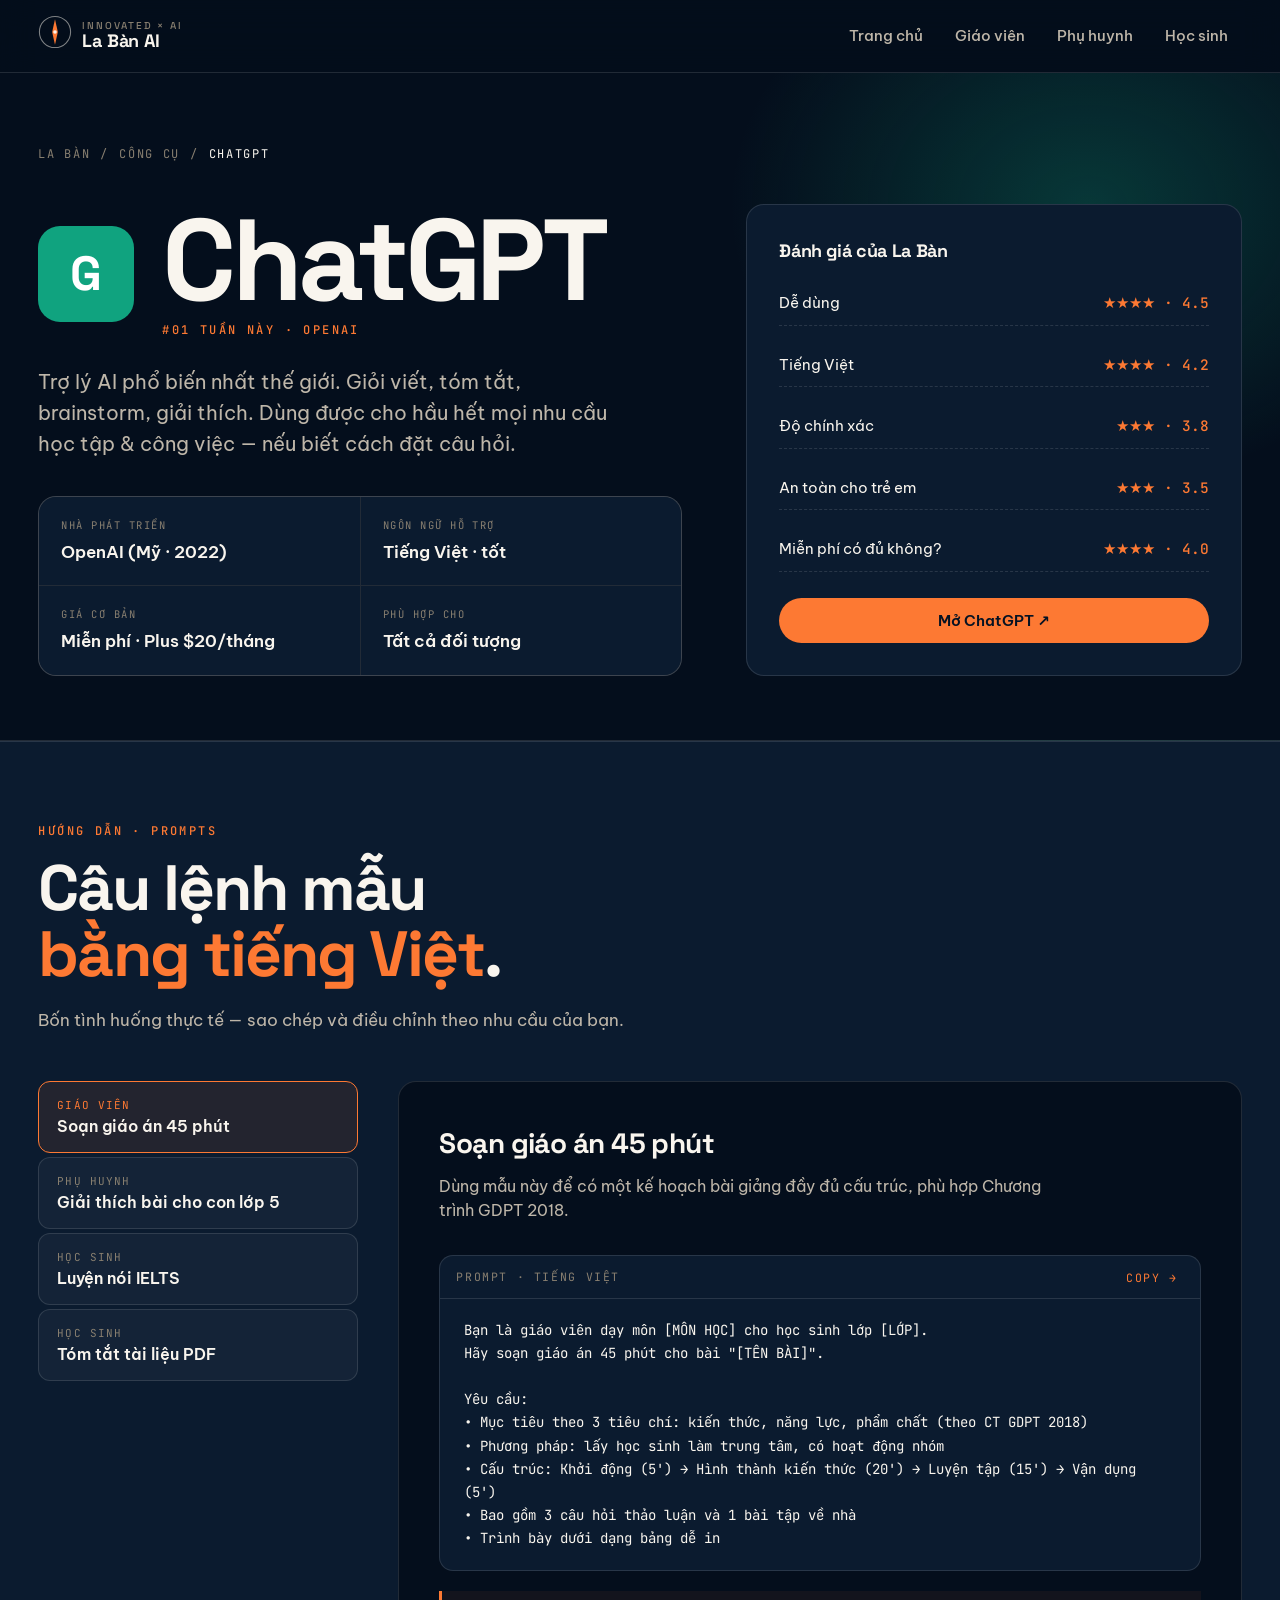
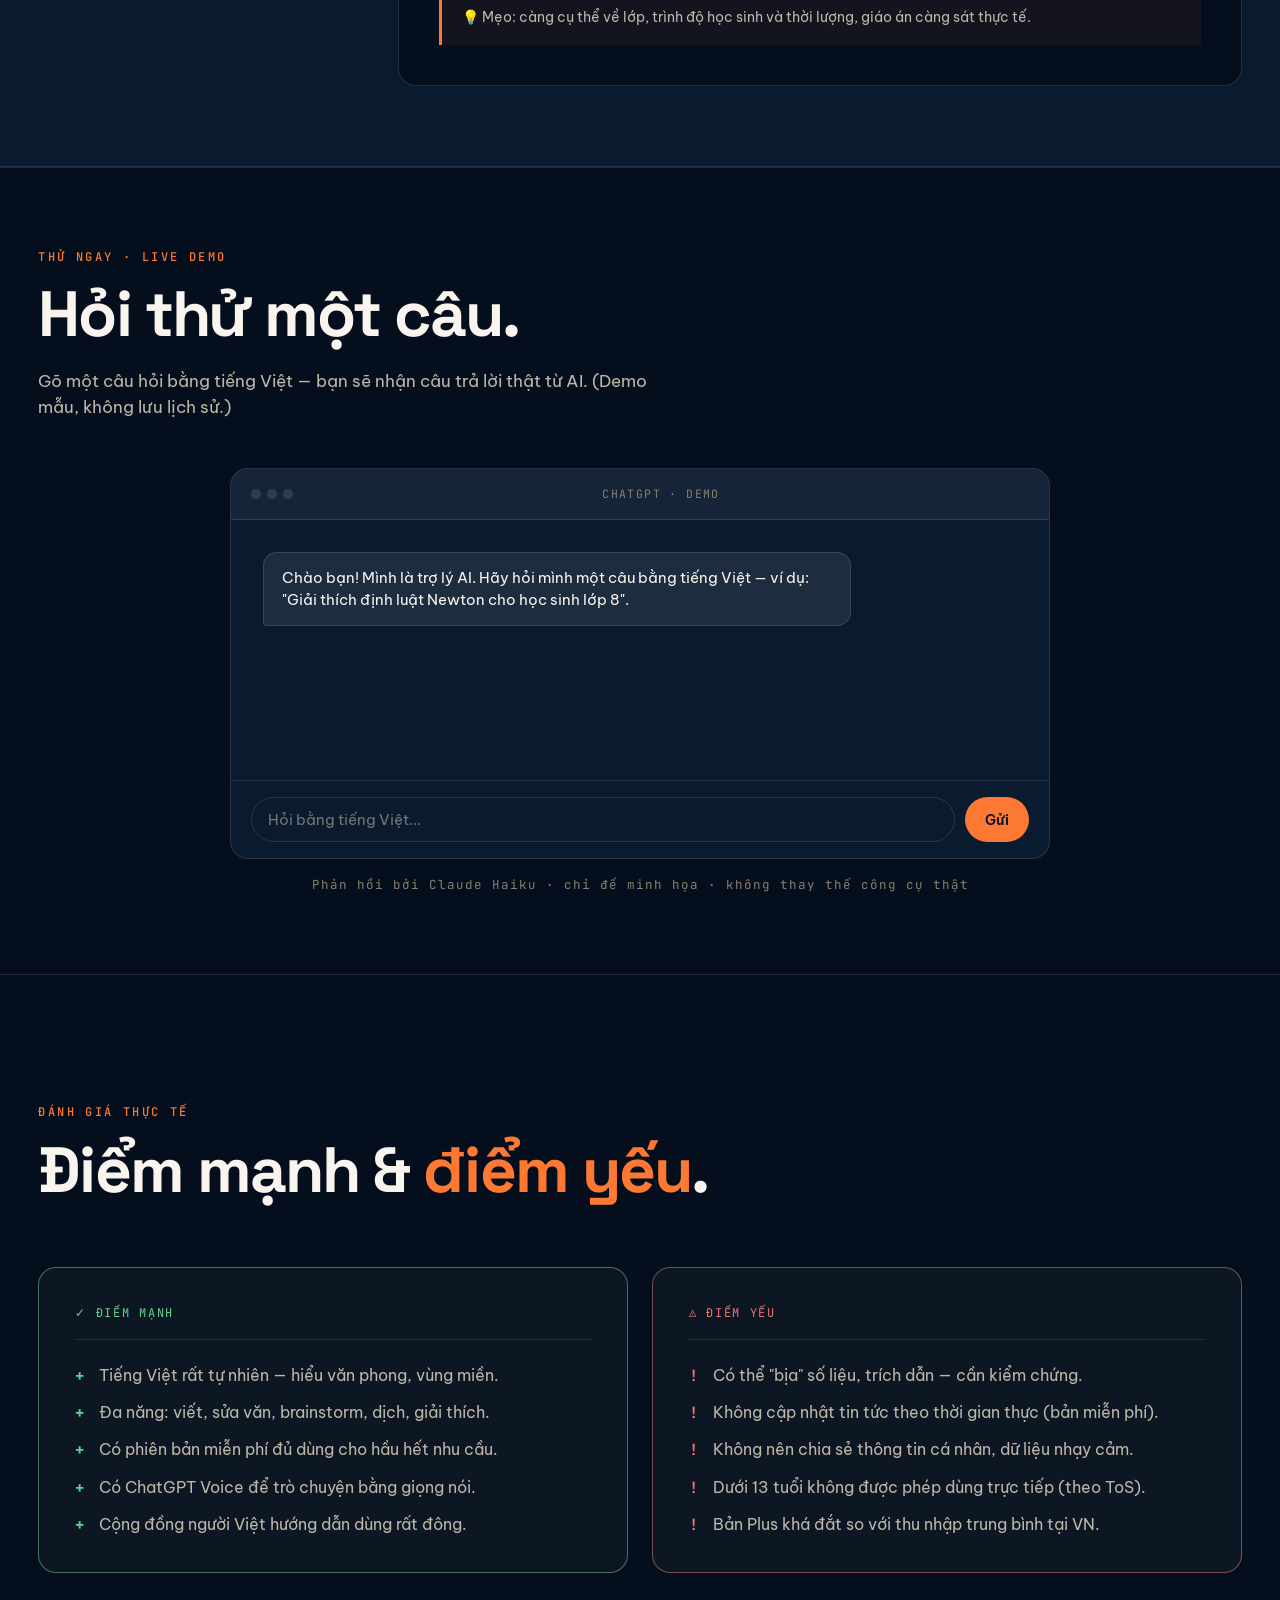
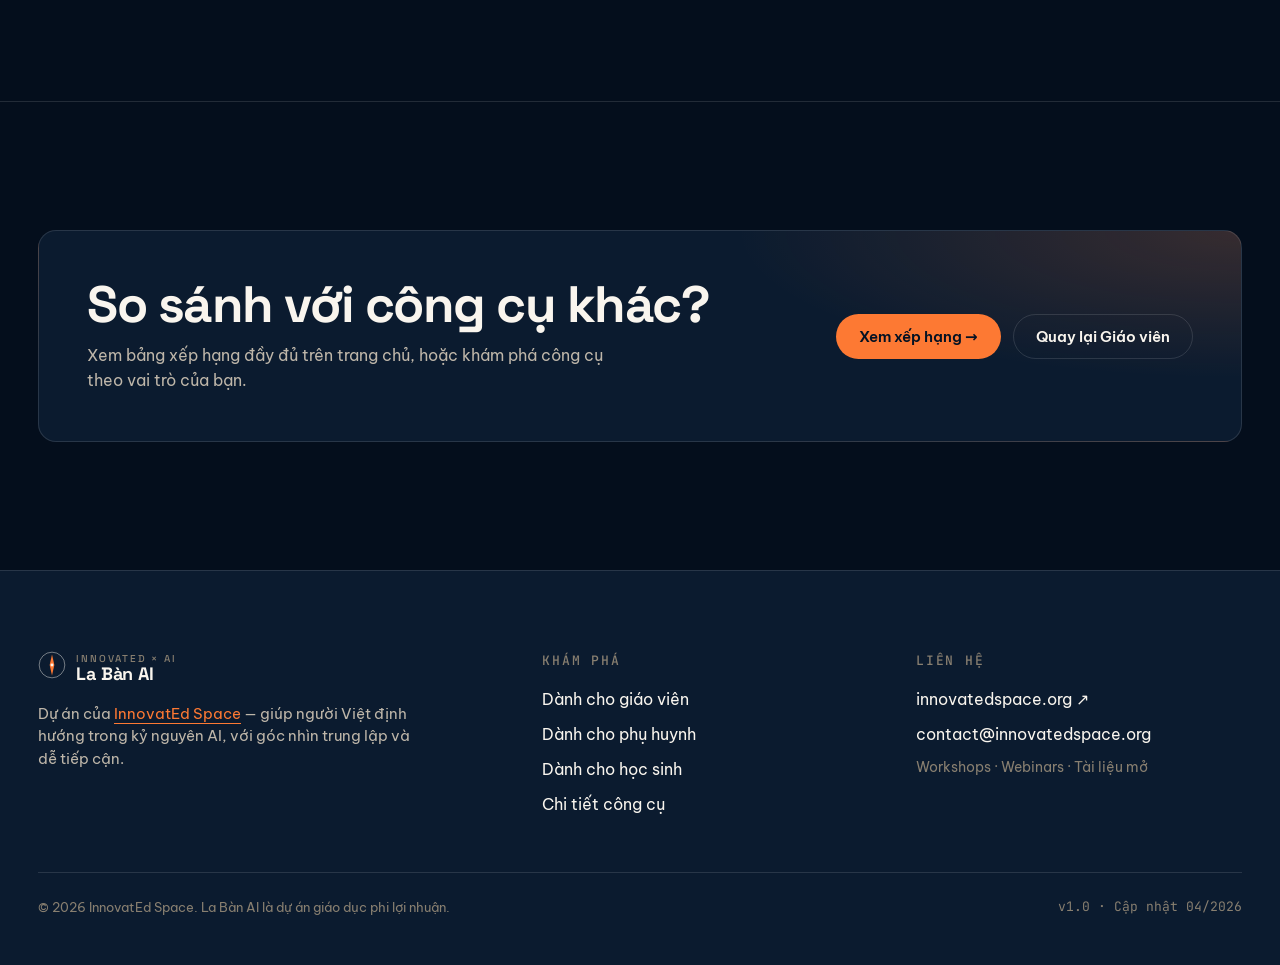
<file: chatgpt.html>
<!doctype html>
<html lang="vi">
<head>
<meta charset="utf-8">
<meta name="viewport" content="width=device-width, initial-scale=1">
<title>ChatGPT — Chi tiết công cụ · La Bàn AI</title>
<link rel="stylesheet" href="assets/styles.css">
<link rel="stylesheet" href="assets/audience.css">
<style>
.tool-hero {
  padding: 72px 0 64px;
  background:
    radial-gradient(40% 60% at 85% 20%, color-mix(in oklab, #10a37f 28%, transparent), transparent 70%),
    var(--bg);
  border-bottom: 1px solid var(--line);
}
.tool-hero-grid {
  display: grid;
  grid-template-columns: 1.3fr 1fr;
  gap: 64px;
  align-items: flex-end;
}
.tool-breadcrumb {
  font-family: var(--font-mono);
  font-size: 12px;
  letter-spacing: 0.14em;
  text-transform: uppercase;
  color: var(--ink-mute);
  margin-bottom: 40px;
  display: flex; gap: 10px;
}
.tool-breadcrumb a:hover { color: var(--accent); }
.tool-title-row { display: flex; gap: 28px; align-items: center; margin-bottom: 28px; }
.tool-big-logo {
  width: 96px; height: 96px; border-radius: 22px;
  background: #10a37f;
  display: flex; align-items: center; justify-content: center;
  color: white;
  font-family: var(--font-display);
  font-size: 48px;
  font-weight: 700;
}
.tool-title {
  font-size: clamp(64px, 9vw, 128px);
  line-height: 0.9;
  letter-spacing: -0.04em;
  font-weight: 700;
}
.tool-tagline {
  font-size: clamp(18px, 1.6vw, 22px);
  color: var(--ink-dim);
  max-width: 580px;
  margin-bottom: 36px;
  line-height: 1.5;
}
.tool-facts {
  display: grid; grid-template-columns: repeat(2, 1fr); gap: 1px;
  background: var(--line);
  border: 1px solid var(--line);
  border-radius: var(--radius);
  overflow: hidden;
}
.tool-fact { background: var(--bg-2); padding: 20px 22px; }
.tool-fact small {
  font-family: var(--font-mono);
  font-size: 10.5px;
  letter-spacing: 0.14em;
  text-transform: uppercase;
  color: var(--ink-mute);
  display: block;
  margin-bottom: 6px;
}
.tool-fact strong { font-size: 17px; font-weight: 600; }
.tool-side-card {
  padding: 32px;
  border: 1px solid var(--line);
  border-radius: var(--radius);
  background: var(--bg-2);
  display: flex; flex-direction: column; gap: 18px;
}
.rating-row { display: flex; justify-content: space-between; padding: 10px 0; border-bottom: 1px dashed var(--line); font-size: 14.5px; }
.rating-row:last-child { border-bottom: none; }
.rating-row span:last-child { font-family: var(--font-mono); color: var(--accent); font-weight: 500; }

/* Tabs */
.prompts {
  padding: 80px 0;
  background: var(--bg-2);
  border-bottom: 1px solid var(--line);
}
.prompts-grid { display: grid; grid-template-columns: 320px 1fr; gap: 40px; align-items: flex-start; }
.prompts-list { display: flex; flex-direction: column; gap: 4px; position: sticky; top: 90px; }
.prompt-tab {
  padding: 16px 18px;
  border: 1px solid var(--line);
  border-radius: 12px;
  background: var(--card);
  cursor: pointer;
  font-family: inherit; color: inherit;
  text-align: left;
  display: flex; flex-direction: column; gap: 4px;
  transition: all 0.2s;
}
.prompt-tab:hover { background: var(--card-2); }
.prompt-tab.active { border-color: var(--accent); background: color-mix(in oklab, var(--accent) 10%, transparent); }
.prompt-tab small {
  font-family: var(--font-mono); font-size: 11px; letter-spacing: 0.1em;
  text-transform: uppercase; color: var(--ink-mute);
}
.prompt-tab.active small { color: var(--accent); }
.prompt-tab strong { font-size: 15.5px; font-weight: 600; }
.prompt-panel {
  background: var(--bg);
  border: 1px solid var(--line);
  border-radius: var(--radius);
  padding: 40px;
  min-height: 520px;
}
.prompt-panel h3 {
  font-size: 28px;
  margin-bottom: 8px;
  letter-spacing: -0.02em;
}
.prompt-panel .desc { color: var(--ink-dim); margin-bottom: 32px; max-width: 640px; }
.prompt-box {
  background: var(--bg-2);
  border: 1px solid var(--line);
  border-radius: 14px;
  overflow: hidden;
  font-family: var(--font-mono);
  font-size: 13.5px;
}
.prompt-box-head {
  padding: 12px 16px;
  border-bottom: 1px solid var(--line);
  display: flex; justify-content: space-between; align-items: center;
  color: var(--ink-mute);
  font-size: 11.5px;
  letter-spacing: 0.14em;
  text-transform: uppercase;
}
.copy-btn { color: var(--accent); cursor: pointer; background: none; border: none; font-family: inherit; font-size: inherit; letter-spacing: inherit; text-transform: inherit; }
.prompt-body {
  padding: 20px 24px;
  white-space: pre-wrap;
  color: var(--ink);
  line-height: 1.65;
  font-size: 14px;
}
.prompt-tip {
  margin-top: 20px;
  padding: 16px 20px;
  border-left: 3px solid var(--accent);
  background: color-mix(in oklab, var(--accent) 6%, transparent);
  color: var(--ink-dim);
  font-size: 14px;
}

/* Try it */
.try {
  padding: 80px 0;
}
.try-card {
  max-width: 820px;
  margin: 48px auto 0;
  border: 1px solid var(--line);
  border-radius: var(--radius);
  background: var(--bg-2);
  overflow: hidden;
}
.try-head {
  padding: 16px 20px;
  background: var(--card);
  border-bottom: 1px solid var(--line);
  display: flex;
  justify-content: space-between;
  align-items: center;
  font-family: var(--font-mono);
  font-size: 11.5px;
  letter-spacing: 0.12em;
  text-transform: uppercase;
  color: var(--ink-mute);
}
.try-head .dots { display: flex; gap: 6px; }
.try-head .dots span { width: 10px; height: 10px; border-radius: 50%; background: var(--line); }
.try-body { padding: 32px; display: flex; flex-direction: column; gap: 14px; min-height: 260px; }
.msg {
  padding: 14px 18px;
  border-radius: 14px;
  max-width: 78%;
  line-height: 1.5;
  font-size: 14.5px;
}
.msg.user { background: var(--accent); color: var(--accent-ink); align-self: flex-end; border-bottom-right-radius: 4px; }
.msg.bot { background: var(--card-2); border: 1px solid var(--line); align-self: flex-start; border-bottom-left-radius: 4px; white-space: pre-wrap; }
.try-input {
  border-top: 1px solid var(--line);
  padding: 16px 20px;
  display: flex;
  gap: 10px;
}
.try-input input {
  flex: 1;
  background: transparent;
  border: 1px solid var(--line);
  color: var(--ink);
  padding: 12px 16px;
  border-radius: 999px;
  font-family: inherit;
  font-size: 14.5px;
}
.try-input input:focus { outline: none; border-color: var(--accent); }
.try-input button {
  background: var(--accent);
  color: var(--accent-ink);
  border: none;
  padding: 0 20px;
  border-radius: 999px;
  font-family: inherit;
  font-weight: 600;
  cursor: pointer;
  font-size: 14px;
}
.try-input button:disabled { opacity: 0.5; cursor: wait; }
.try-hint { text-align: center; font-size: 12.5px; color: var(--ink-mute); font-family: var(--font-mono); margin-top: 16px; letter-spacing: 0.08em; }

/* Pros cons reuse but different header color */
@media (max-width:900px) {
  .tool-hero-grid, .prompts-grid { grid-template-columns: 1fr; }
  .prompts-list { position: static; }
  .tool-facts { grid-template-columns: 1fr; }
  .tool-title-row { flex-direction: column; align-items: flex-start; }
}
</style>
</head>
<body data-screen-label="05 ChatGPT chi tiết">
<header class="nav" data-nav></header>

<main>
  <section class="tool-hero">
    <div class="container">
      <div class="tool-breadcrumb">
        <a href="index.html">La Bàn</a> <span>/</span> <a href="index.html#rankings">Công cụ</a> <span>/</span> <span style="color:var(--ink)">ChatGPT</span>
      </div>
      <div class="tool-hero-grid">
        <div>
          <div class="tool-title-row">
            <div class="tool-big-logo">G</div>
            <div>
              <h1 class="tool-title">ChatGPT</h1>
              <span class="eyebrow" style="margin-top:8px;display:block">#01 tuần này · OpenAI</span>
            </div>
          </div>
          <p class="tool-tagline">Trợ lý AI phổ biến nhất thế giới. Giỏi viết, tóm tắt, brainstorm, giải thích. Dùng được cho hầu hết mọi nhu cầu học tập & công việc — nếu biết cách đặt câu hỏi.</p>
          <div class="tool-facts">
            <div class="tool-fact"><small>Nhà phát triển</small><strong>OpenAI (Mỹ · 2022)</strong></div>
            <div class="tool-fact"><small>Ngôn ngữ hỗ trợ</small><strong>Tiếng Việt · tốt</strong></div>
            <div class="tool-fact"><small>Giá cơ bản</small><strong>Miễn phí · Plus $20/tháng</strong></div>
            <div class="tool-fact"><small>Phù hợp cho</small><strong>Tất cả đối tượng</strong></div>
          </div>
        </div>
        <aside class="tool-side-card">
          <h3 style="font-size:18px">Đánh giá của La Bàn</h3>
          <div class="rating-row"><span>Dễ dùng</span><span>★★★★ · 4.5</span></div>
          <div class="rating-row"><span>Tiếng Việt</span><span>★★★★ · 4.2</span></div>
          <div class="rating-row"><span>Độ chính xác</span><span>★★★ · 3.8</span></div>
          <div class="rating-row"><span>An toàn cho trẻ em</span><span>★★★ · 3.5</span></div>
          <div class="rating-row"><span>Miễn phí có đủ không?</span><span>★★★★ · 4.0</span></div>
          <a class="btn btn-primary" href="https://chat.openai.com" target="_blank" style="justify-content:center;margin-top:8px">Mở ChatGPT ↗</a>
        </aside>
      </div>
    </div>
  </section>

  <!-- PROMPTS -->
  <section class="prompts">
    <div class="container">
      <div class="section-head" style="margin-bottom:48px">
        <span class="eyebrow">Hướng dẫn · Prompts</span>
        <h2 class="section-title">Câu lệnh mẫu <span class="accent">bằng tiếng Việt</span>.</h2>
        <p class="section-desc">Bốn tình huống thực tế — sao chép và điều chỉnh theo nhu cầu của bạn.</p>
      </div>
      <div class="prompts-grid">
        <div class="prompts-list" id="prompts-list">
          <button class="prompt-tab active" data-idx="0">
            <small>Giáo viên</small><strong>Soạn giáo án 45 phút</strong>
          </button>
          <button class="prompt-tab" data-idx="1">
            <small>Phụ huynh</small><strong>Giải thích bài cho con lớp 5</strong>
          </button>
          <button class="prompt-tab" data-idx="2">
            <small>Học sinh</small><strong>Luyện nói IELTS</strong>
          </button>
          <button class="prompt-tab" data-idx="3">
            <small>Học sinh</small><strong>Tóm tắt tài liệu PDF</strong>
          </button>
        </div>
        <div class="prompt-panel" id="prompt-panel"></div>
      </div>
    </div>
  </section>

  <!-- TRY IT -->
  <section class="try">
    <div class="container">
      <div class="section-head" style="margin-bottom:24px">
        <span class="eyebrow">Thử ngay · Live demo</span>
        <h2 class="section-title">Hỏi thử một câu.</h2>
        <p class="section-desc">Gõ một câu hỏi bằng tiếng Việt — bạn sẽ nhận câu trả lời thật từ AI. (Demo mẫu, không lưu lịch sử.)</p>
      </div>
      <div class="try-card">
        <div class="try-head">
          <div class="dots"><span></span><span></span><span></span></div>
          <span>chatgpt · demo</span>
          <span></span>
        </div>
        <div class="try-body" id="chat-body">
          <div class="msg bot">Chào bạn! Mình là trợ lý AI. Hãy hỏi mình một câu bằng tiếng Việt — ví dụ: "Giải thích định luật Newton cho học sinh lớp 8".</div>
        </div>
        <form class="try-input" id="chat-form">
          <input type="text" id="chat-input" placeholder="Hỏi bằng tiếng Việt..." autocomplete="off">
          <button type="submit" id="chat-send">Gửi</button>
        </form>
      </div>
      <p class="try-hint">Phản hồi bởi Claude Haiku · chỉ để minh họa · không thay thế công cụ thật</p>
    </div>
  </section>

  <!-- PROS CONS -->
  <section class="pc">
    <div class="container">
      <div class="section-head">
        <span class="eyebrow">Đánh giá thực tế</span>
        <h2 class="section-title">Điểm mạnh & <span class="accent">điểm yếu</span>.</h2>
      </div>
      <div class="pc-grid">
        <div class="pc-col ok">
          <div class="pc-head">✓ Điểm mạnh</div>
          <ul>
            <li>Tiếng Việt rất tự nhiên — hiểu văn phong, vùng miền.</li>
            <li>Đa năng: viết, sửa văn, brainstorm, dịch, giải thích.</li>
            <li>Có phiên bản miễn phí đủ dùng cho hầu hết nhu cầu.</li>
            <li>Có ChatGPT Voice để trò chuyện bằng giọng nói.</li>
            <li>Cộng đồng người Việt hướng dẫn dùng rất đông.</li>
          </ul>
        </div>
        <div class="pc-col warn">
          <div class="pc-head">⚠ Điểm yếu</div>
          <ul>
            <li>Có thể "bịa" số liệu, trích dẫn — cần kiểm chứng.</li>
            <li>Không cập nhật tin tức theo thời gian thực (bản miễn phí).</li>
            <li>Không nên chia sẻ thông tin cá nhân, dữ liệu nhạy cảm.</li>
            <li>Dưới 13 tuổi không được phép dùng trực tiếp (theo ToS).</li>
            <li>Bản Plus khá đắt so với thu nhập trung bình tại VN.</li>
          </ul>
        </div>
      </div>
    </div>
  </section>

  <!-- CTA -->
  <section class="mini-cta">
    <div class="container">
      <div class="mini-cta-inner">
        <div>
          <h2 class="section-title" style="font-size:clamp(32px,4vw,52px)">So sánh với công cụ khác?</h2>
          <p style="color:var(--ink-dim);max-width:520px;margin-top:12px">Xem bảng xếp hạng đầy đủ trên trang chủ, hoặc khám phá công cụ theo vai trò của bạn.</p>
        </div>
        <div style="display:flex;gap:12px;flex-wrap:wrap">
          <a class="btn btn-primary" href="index.html#rankings">Xem xếp hạng →</a>
          <a class="btn btn-ghost" href="giao-vien.html">Quay lại Giáo viên</a>
        </div>
      </div>
    </div>
  </section>
</main>

<footer class="footer" data-footer></footer>
<script src="assets/shared.js?v=2"></script>
<script>LaBanAI.init("");</script>
<script>
  const PROMPTS = [
    {
      title: "Soạn giáo án 45 phút",
      desc: "Dùng mẫu này để có một kế hoạch bài giảng đầy đủ cấu trúc, phù hợp Chương trình GDPT 2018.",
      body: `Bạn là giáo viên dạy môn [MÔN HỌC] cho học sinh lớp [LỚP].
Hãy soạn giáo án 45 phút cho bài "[TÊN BÀI]".

Yêu cầu:
• Mục tiêu theo 3 tiêu chí: kiến thức, năng lực, phẩm chất (theo CT GDPT 2018)
• Phương pháp: lấy học sinh làm trung tâm, có hoạt động nhóm
• Cấu trúc: Khởi động (5') → Hình thành kiến thức (20') → Luyện tập (15') → Vận dụng (5')
• Bao gồm 3 câu hỏi thảo luận và 1 bài tập về nhà
• Trình bày dưới dạng bảng dễ in`,
      tip: "💡 Mẹo: càng cụ thể về lớp, trình độ học sinh và thời lượng, giáo án càng sát thực tế."
    },
    {
      title: "Giải thích bài cho con lớp 5",
      desc: "Khi con hỏi một kiến thức bạn đã quên — đừng tra Google, hỏi AI giải thích lại theo cách dễ hiểu nhất.",
      body: `Hãy giải thích [CHỦ ĐỀ — VD: phân số, quang hợp, thì quá khứ đơn]
cho một học sinh lớp 5 ở Việt Nam.

Yêu cầu:
• Dùng ngôn ngữ đơn giản, ví dụ gần gũi (đồ ăn, sân trường, phim hoạt hình)
• Bắt đầu bằng một câu hỏi gợi mở khiến trẻ tò mò
• Đưa 2 ví dụ, trong đó 1 ví dụ sai để trẻ tự phát hiện
• Kết thúc bằng 3 câu hỏi kiểm tra hiểu bài
• Không dùng thuật ngữ khó mà không giải thích`,
      tip: `💡 Mẹo: sau khi con nghe AI giải thích, hỏi con "con hiểu được gì?" — quan trọng hơn đáp án.`
    },
    {
      title: "Luyện nói IELTS",
      desc: "AI đóng vai giám khảo IELTS, phỏng vấn bạn và chấm điểm theo 4 tiêu chí.",
      body: `Bạn là giám khảo IELTS Speaking. Hãy phỏng vấn tôi theo cấu trúc đầy đủ:
• Part 1 (4–5 phút): 4 câu hỏi về bản thân, sở thích, quê hương
• Part 2 (2 phút): 1 thẻ chủ đề kèm 4 gợi ý, cho tôi 1 phút chuẩn bị
• Part 3 (4–5 phút): 3 câu hỏi chuyên sâu liên quan

Sau khi tôi trả lời, chấm điểm theo 4 tiêu chí (Fluency, Lexical, Grammar, Pronunciation)
ở mức 0.5 điểm, đưa ra 3 lỗi cụ thể và cách sửa.

Hỏi tôi từng câu một và chờ tôi trả lời. Bắt đầu bằng Part 1.`,
      tip: "💡 Mẹo: dùng ChatGPT Voice để luyện cả phát âm — rẻ hơn gia sư, không áp lực."
    },
    {
      title: "Tóm tắt tài liệu PDF",
      desc: "Nhanh chóng nắm ý chính của tài liệu dài — lý tưởng cho ôn thi, đọc báo cáo, research.",
      body: `Đính kèm tài liệu [tên tài liệu]. Hãy tóm tắt giúp tôi:

1. TÓM TẮT 3 CÂU (TL;DR)
2. 5 ý chính quan trọng nhất, dưới dạng bullet
3. 3 khái niệm/thuật ngữ then chốt + định nghĩa ngắn
4. 3 câu hỏi mà người đọc tài liệu này nên tự hỏi
5. Mức độ đáng tin cậy của tài liệu (thấp/trung bình/cao) và vì sao

Viết bằng tiếng Việt, giọng văn học thuật nhưng dễ đọc.`,
      tip: `💡 Mẹo: tóm tắt xong, hỏi tiếp "Có ý nào trong tài liệu mâu thuẫn nhau không?" — AI sẽ phân tích sâu hơn.`
    }
  ];

  const panel = document.getElementById("prompt-panel");
  function renderPrompt(i) {
    const p = PROMPTS[i];
    panel.innerHTML = `
      <h3>${p.title}</h3>
      <p class="desc">${p.desc}</p>
      <div class="prompt-box">
        <div class="prompt-box-head">
          <span>Prompt · Tiếng Việt</span>
          <button class="copy-btn" onclick="copyPrompt(${i})">Copy →</button>
        </div>
        <div class="prompt-body">${p.body}</div>
      </div>
      <div class="prompt-tip">${p.tip}</div>
    `;
  }
  window.copyPrompt = function(i) {
    navigator.clipboard.writeText(PROMPTS[i].body).then(() => {
      const b = document.querySelector(".copy-btn");
      const old = b.textContent;
      b.textContent = "✓ Đã copy";
      setTimeout(() => b.textContent = old, 1500);
    });
  };
  document.querySelectorAll(".prompt-tab").forEach(t => {
    t.addEventListener("click", () => {
      document.querySelectorAll(".prompt-tab").forEach(x => x.classList.remove("active"));
      t.classList.add("active");
      renderPrompt(+t.dataset.idx);
    });
  });
  renderPrompt(0);

  // Live chat demo
  const chatBody = document.getElementById("chat-body");
  const chatForm = document.getElementById("chat-form");
  const chatInput = document.getElementById("chat-input");
  const chatSend = document.getElementById("chat-send");
  chatForm.addEventListener("submit", async (e) => {
    e.preventDefault();
    const q = chatInput.value.trim();
    if (!q) return;
    const u = document.createElement("div");
    u.className = "msg user"; u.textContent = q;
    chatBody.appendChild(u);
    chatInput.value = "";
    chatSend.disabled = true; chatSend.textContent = "...";
    const b = document.createElement("div");
    b.className = "msg bot"; b.textContent = "Đang suy nghĩ...";
    chatBody.appendChild(b);
    try {
      const res = await window.claude.complete({
        messages: [{ role: "user", content: "Trả lời ngắn gọn, bằng tiếng Việt, thân thiện, dưới 120 từ. Câu hỏi: " + q }]
      });
      b.textContent = res;
    } catch (err) {
      b.textContent = "Có lỗi xảy ra. Vui lòng thử lại.";
    }
    chatSend.disabled = false; chatSend.textContent = "Gửi";
    chatBody.scrollTop = chatBody.scrollHeight;
  });
</script>
</body>
</html>
</file>
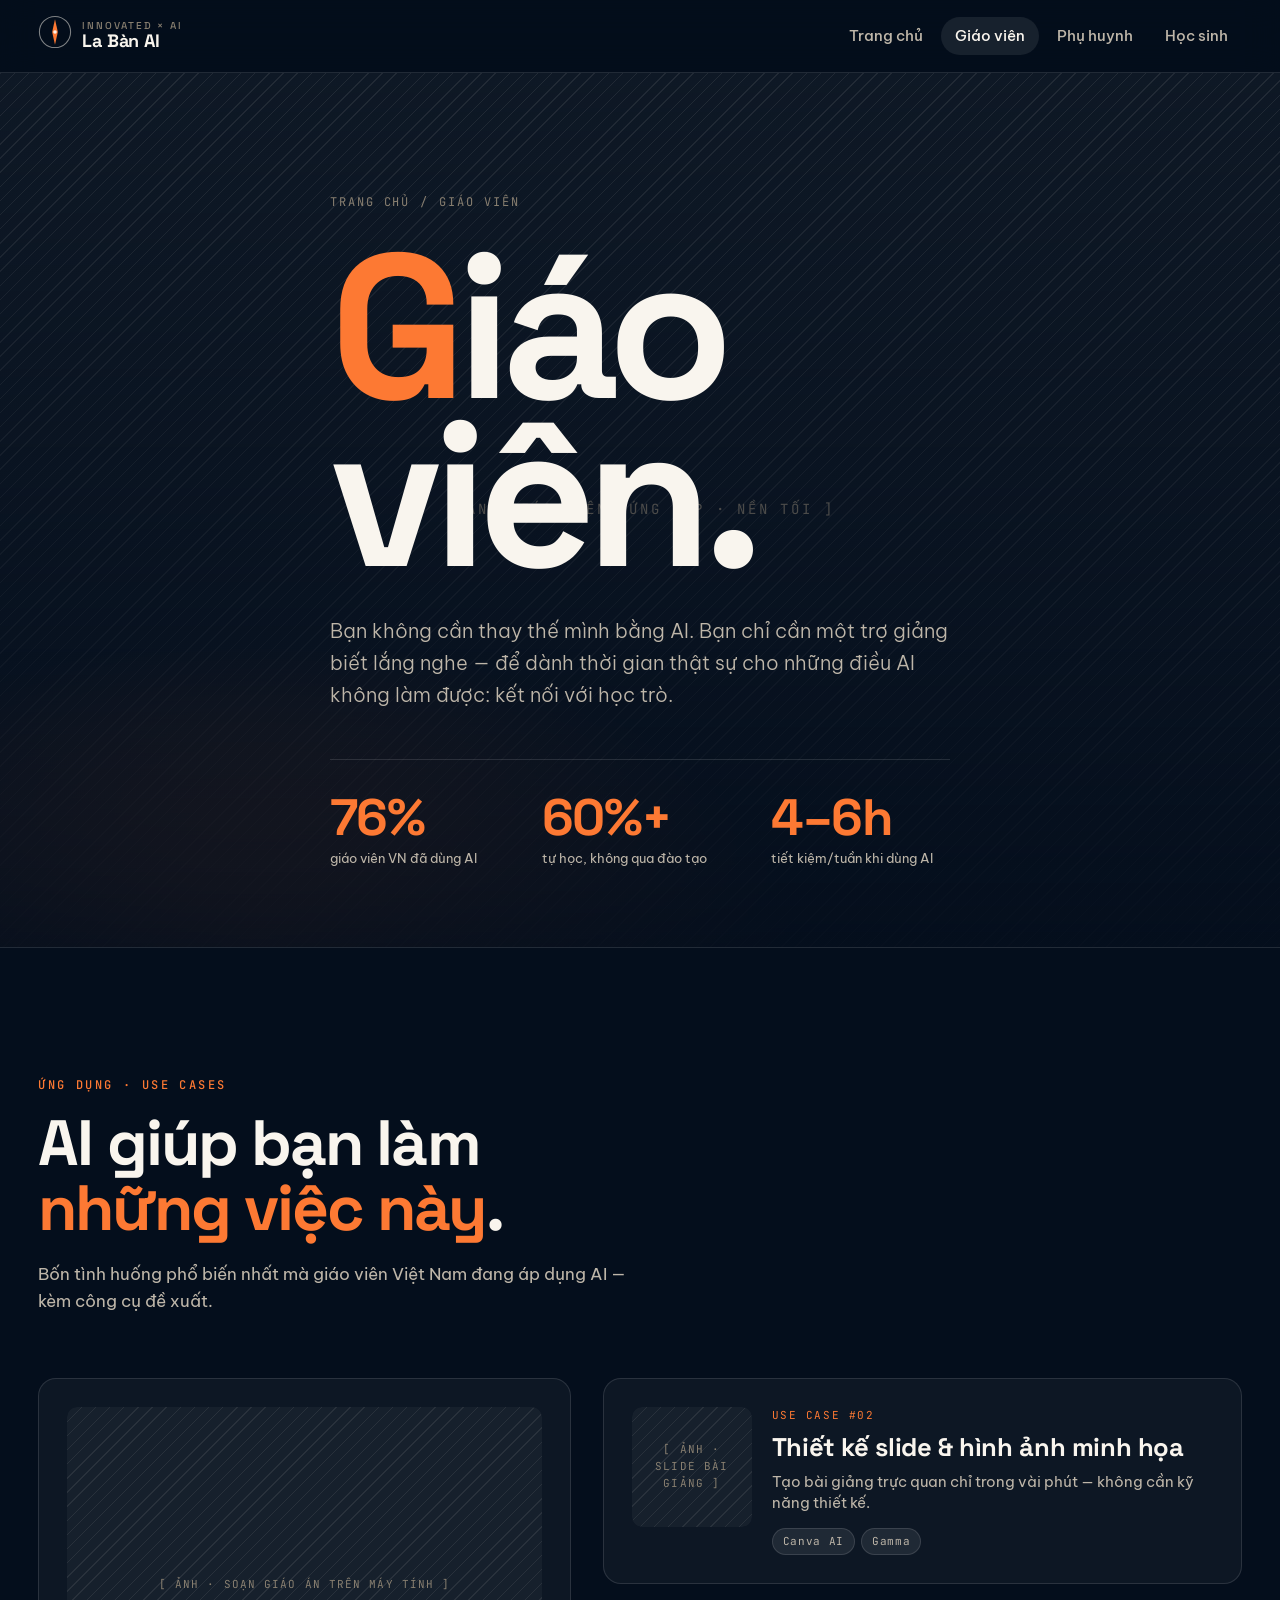
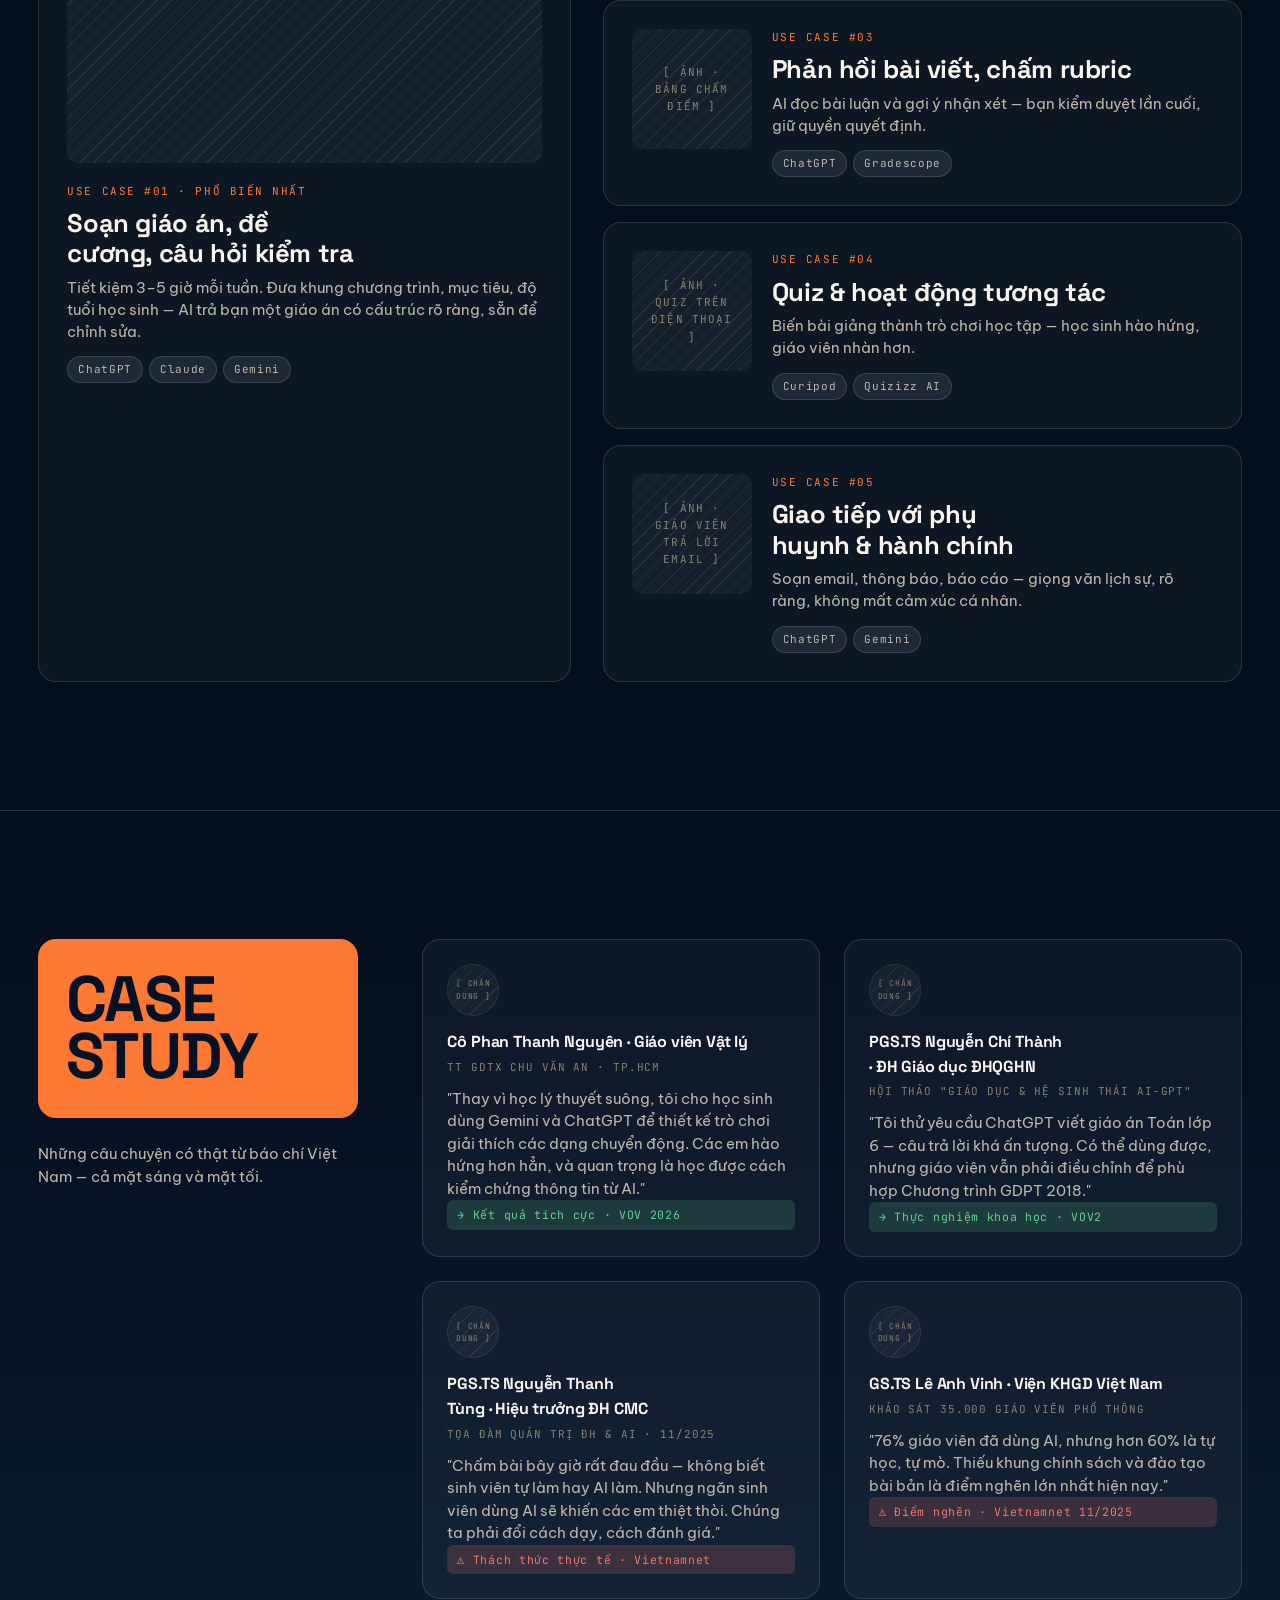
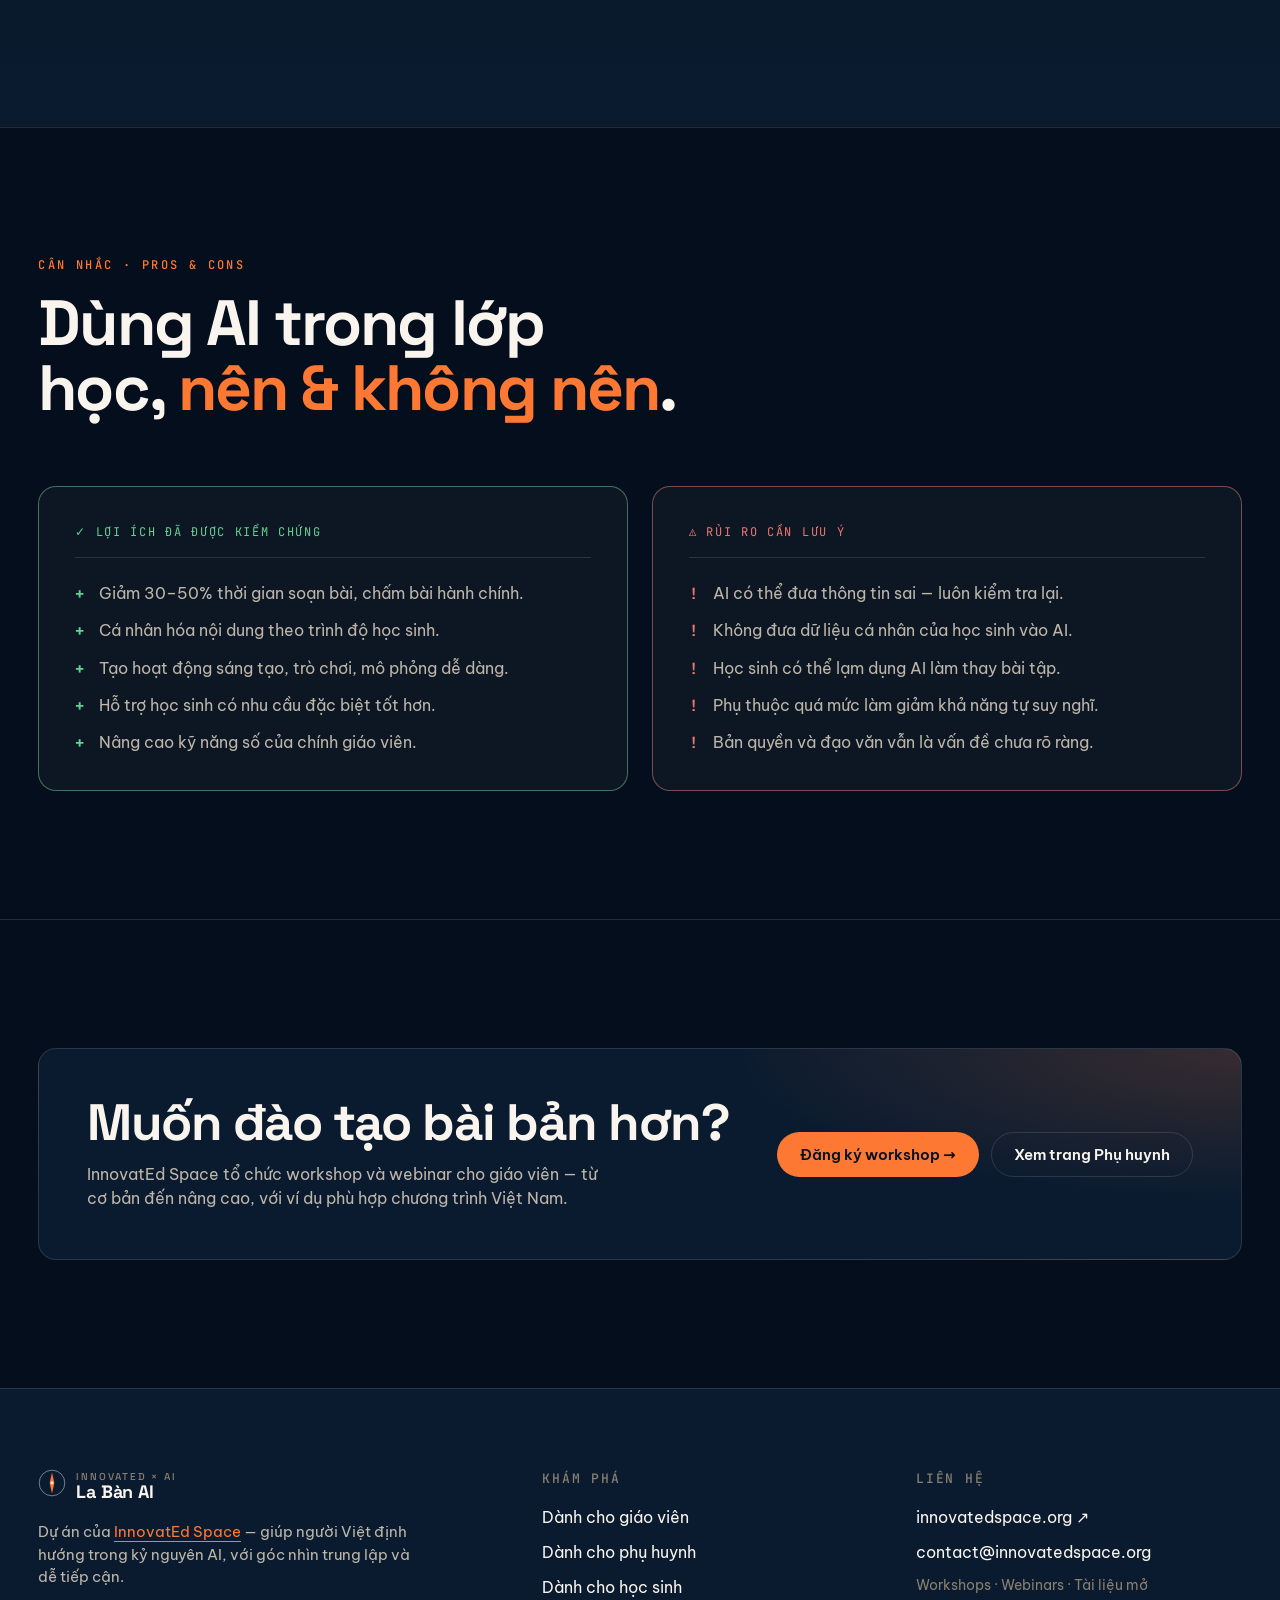
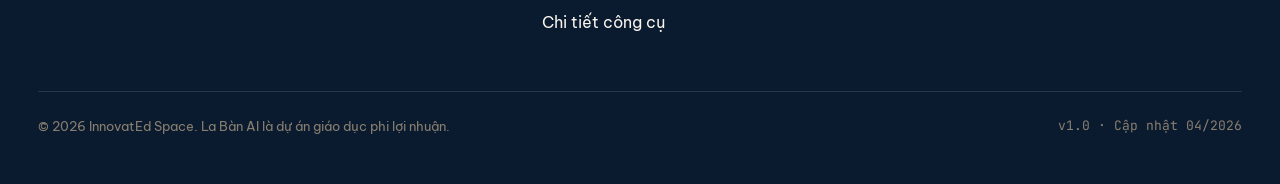
<file: giao-vien.html>
<!doctype html>
<html lang="vi">
<head>
<meta charset="utf-8">
<meta name="viewport" content="width=device-width, initial-scale=1">
<title>Giáo viên — La Bàn AI</title>
<link rel="stylesheet" href="assets/styles.css">
<link rel="stylesheet" href="assets/audience.css">
</head>
<body data-screen-label="02 Giáo viên">
<header class="nav" data-nav></header>

<main>
  <!-- AUDIENCE HERO -->
  <section class="aud-hero" style="--aud-color: oklch(0.72 0.18 45)">
    <div class="aud-hero-bg">
      <div class="ph" style="position:absolute;inset:0;border-radius:0;border:none;font-size:14px;letter-spacing:0.2em">[ ảnh giáo viên đứng lớp · nền tối ]</div>
      <div class="aud-hero-overlay"></div>
    </div>
    <div class="container aud-hero-inner">
      <div class="aud-breadcrumb"><a href="index.html">Trang chủ</a> <span>/</span> <span>Giáo viên</span></div>
      <h1 class="aud-display">Giáo<br>viên.</h1>
      <p class="aud-sub">Bạn không cần thay thế mình bằng AI. Bạn chỉ cần một trợ giảng biết lắng nghe — để dành thời gian thật sự cho những điều AI không làm được: kết nối với học trò.</p>
      <div class="aud-stats">
        <div><strong>76%</strong><span>giáo viên VN đã dùng AI</span></div>
        <div><strong>60%+</strong><span>tự học, không qua đào tạo</span></div>
        <div><strong>4–6h</strong><span>tiết kiệm/tuần khi dùng AI</span></div>
      </div>
    </div>
  </section>

  <!-- USE CASES -->
  <section class="usecases">
    <div class="container">
      <div class="section-head">
        <span class="eyebrow">Ứng dụng · Use cases</span>
        <h2 class="section-title">AI giúp bạn làm <span class="accent">những việc này</span>.</h2>
        <p class="section-desc">Bốn tình huống phổ biến nhất mà giáo viên Việt Nam đang áp dụng AI — kèm công cụ đề xuất.</p>
      </div>

      <div class="usecase-layout">
        <!-- feature -->
        <a class="uc-card feature" href="chatgpt.html">
          <div class="uc-thumb"><div class="ph">[ ảnh · soạn giáo án trên máy tính ]</div></div>
          <div class="uc-meta">
            <span class="uc-label">Use case #01 · Phổ biến nhất</span>
            <h3>Soạn giáo án, đề cương, câu hỏi kiểm tra</h3>
            <p>Tiết kiệm 3–5 giờ mỗi tuần. Đưa khung chương trình, mục tiêu, độ tuổi học sinh — AI trả bạn một giáo án có cấu trúc rõ ràng, sẵn để chỉnh sửa.</p>
            <div class="uc-tools">
              <span class="chip">ChatGPT</span>
              <span class="chip">Claude</span>
              <span class="chip">Gemini</span>
            </div>
          </div>
        </a>

        <div class="uc-list">
          <a class="uc-card row" href="#">
            <div class="uc-thumb sm"><div class="ph">[ ảnh · slide bài giảng ]</div></div>
            <div>
              <span class="uc-label">Use case #02</span>
              <h3>Thiết kế slide & hình ảnh minh họa</h3>
              <p>Tạo bài giảng trực quan chỉ trong vài phút — không cần kỹ năng thiết kế.</p>
              <div class="uc-tools"><span class="chip">Canva AI</span><span class="chip">Gamma</span></div>
            </div>
          </a>
          <a class="uc-card row" href="#">
            <div class="uc-thumb sm"><div class="ph">[ ảnh · bảng chấm điểm ]</div></div>
            <div>
              <span class="uc-label">Use case #03</span>
              <h3>Phản hồi bài viết, chấm rubric</h3>
              <p>AI đọc bài luận và gợi ý nhận xét — bạn kiểm duyệt lần cuối, giữ quyền quyết định.</p>
              <div class="uc-tools"><span class="chip">ChatGPT</span><span class="chip">Gradescope</span></div>
            </div>
          </a>
          <a class="uc-card row" href="#">
            <div class="uc-thumb sm"><div class="ph">[ ảnh · quiz trên điện thoại ]</div></div>
            <div>
              <span class="uc-label">Use case #04</span>
              <h3>Quiz & hoạt động tương tác</h3>
              <p>Biến bài giảng thành trò chơi học tập — học sinh hào hứng, giáo viên nhàn hơn.</p>
              <div class="uc-tools"><span class="chip">Curipod</span><span class="chip">Quizizz AI</span></div>
            </div>
          </a>
          <a class="uc-card row" href="#">
            <div class="uc-thumb sm"><div class="ph">[ ảnh · giáo viên trả lời email ]</div></div>
            <div>
              <span class="uc-label">Use case #05</span>
              <h3>Giao tiếp với phụ huynh & hành chính</h3>
              <p>Soạn email, thông báo, báo cáo — giọng văn lịch sự, rõ ràng, không mất cảm xúc cá nhân.</p>
              <div class="uc-tools"><span class="chip">ChatGPT</span><span class="chip">Gemini</span></div>
            </div>
          </a>
        </div>
      </div>
    </div>
  </section>

  <!-- CASE STUDIES -->
  <section class="cases">
    <div class="container cases-grid">
      <div class="cases-side">
        <div class="cases-badge">
          <span>Case</span>
          <span>Study</span>
        </div>
        <p>Những câu chuyện có thật từ báo chí Việt Nam — cả mặt sáng và mặt tối.</p>
      </div>
      <div class="cases-list">
        <article class="case">
          <div class="case-avatar"><div class="ph">[ chân dung ]</div></div>
          <div>
            <h3>Cô Phan Thanh Nguyên · Giáo viên Vật lý</h3>
            <span class="case-loc">TT GDTX Chu Văn An · TP.HCM</span>
            <p>"Thay vì học lý thuyết suông, tôi cho học sinh dùng Gemini và ChatGPT để thiết kế trò chơi giải thích các dạng chuyển động. Các em hào hứng hơn hẳn, và quan trọng là học được cách kiểm chứng thông tin từ AI."</p>
            <div class="case-tag ok">→ Kết quả tích cực · VOV 2026</div>
          </div>
        </article>

        <article class="case">
          <div class="case-avatar"><div class="ph">[ chân dung ]</div></div>
          <div>
            <h3>PGS.TS Nguyễn Chí Thành · ĐH Giáo dục ĐHQGHN</h3>
            <span class="case-loc">Hội thảo "Giáo dục & hệ sinh thái AI-GPT"</span>
            <p>"Tôi thử yêu cầu ChatGPT viết giáo án Toán lớp 6 — câu trả lời khá ấn tượng. Có thể dùng được, nhưng giáo viên vẫn phải điều chỉnh để phù hợp Chương trình GDPT 2018."</p>
            <div class="case-tag ok">→ Thực nghiệm khoa học · VOV2</div>
          </div>
        </article>

        <article class="case">
          <div class="case-avatar"><div class="ph">[ chân dung ]</div></div>
          <div>
            <h3>PGS.TS Nguyễn Thanh Tùng · Hiệu trưởng ĐH CMC</h3>
            <span class="case-loc">Tọa đàm Quản trị ĐH & AI · 11/2025</span>
            <p>"Chấm bài bây giờ rất đau đầu — không biết sinh viên tự làm hay AI làm. Nhưng ngăn sinh viên dùng AI sẽ khiến các em thiệt thòi. Chúng ta phải đổi cách dạy, cách đánh giá."</p>
            <div class="case-tag warn">⚠ Thách thức thực tế · Vietnamnet</div>
          </div>
        </article>

        <article class="case">
          <div class="case-avatar"><div class="ph">[ chân dung ]</div></div>
          <div>
            <h3>GS.TS Lê Anh Vinh · Viện KHGD Việt Nam</h3>
            <span class="case-loc">Khảo sát 35.000 giáo viên phổ thông</span>
            <p>"76% giáo viên đã dùng AI, nhưng hơn 60% là tự học, tự mò. Thiếu khung chính sách và đào tạo bài bản là điểm nghẽn lớn nhất hiện nay."</p>
            <div class="case-tag warn">⚠ Điểm nghẽn · Vietnamnet 11/2025</div>
          </div>
        </article>
      </div>
    </div>
  </section>

  <!-- PROS CONS -->
  <section class="pc">
    <div class="container">
      <div class="section-head">
        <span class="eyebrow">Cân nhắc · Pros & Cons</span>
        <h2 class="section-title">Dùng AI trong lớp học, <span class="accent">nên & không nên</span>.</h2>
      </div>
      <div class="pc-grid">
        <div class="pc-col ok">
          <div class="pc-head">✓ Lợi ích đã được kiểm chứng</div>
          <ul>
            <li>Giảm 30–50% thời gian soạn bài, chấm bài hành chính.</li>
            <li>Cá nhân hóa nội dung theo trình độ học sinh.</li>
            <li>Tạo hoạt động sáng tạo, trò chơi, mô phỏng dễ dàng.</li>
            <li>Hỗ trợ học sinh có nhu cầu đặc biệt tốt hơn.</li>
            <li>Nâng cao kỹ năng số của chính giáo viên.</li>
          </ul>
        </div>
        <div class="pc-col warn">
          <div class="pc-head">⚠ Rủi ro cần lưu ý</div>
          <ul>
            <li>AI có thể đưa thông tin sai — luôn kiểm tra lại.</li>
            <li>Không đưa dữ liệu cá nhân của học sinh vào AI.</li>
            <li>Học sinh có thể lạm dụng AI làm thay bài tập.</li>
            <li>Phụ thuộc quá mức làm giảm khả năng tự suy nghĩ.</li>
            <li>Bản quyền và đạo văn vẫn là vấn đề chưa rõ ràng.</li>
          </ul>
        </div>
      </div>
    </div>
  </section>

  <!-- MINI CTA -->
  <section class="mini-cta">
    <div class="container">
      <div class="mini-cta-inner">
        <div>
          <h2 class="section-title" style="font-size:clamp(32px,4vw,52px)">Muốn đào tạo bài bản hơn?</h2>
          <p style="color:var(--ink-dim);max-width:520px;margin-top:12px">InnovatEd Space tổ chức workshop và webinar cho giáo viên — từ cơ bản đến nâng cao, với ví dụ phù hợp chương trình Việt Nam.</p>
        </div>
        <div style="display:flex;gap:12px;flex-wrap:wrap">
          <a class="btn btn-primary" href="https://innovatedspace.org/" target="_blank">Đăng ký workshop →</a>
          <a class="btn btn-ghost" href="phu-huynh.html">Xem trang Phụ huynh</a>
        </div>
      </div>
    </div>
  </section>
</main>

<footer class="footer" data-footer></footer>
<script src="assets/shared.js?v=2"></script>
<script>LaBanAI.init("teacher");</script>
</body>
</html>
</file>
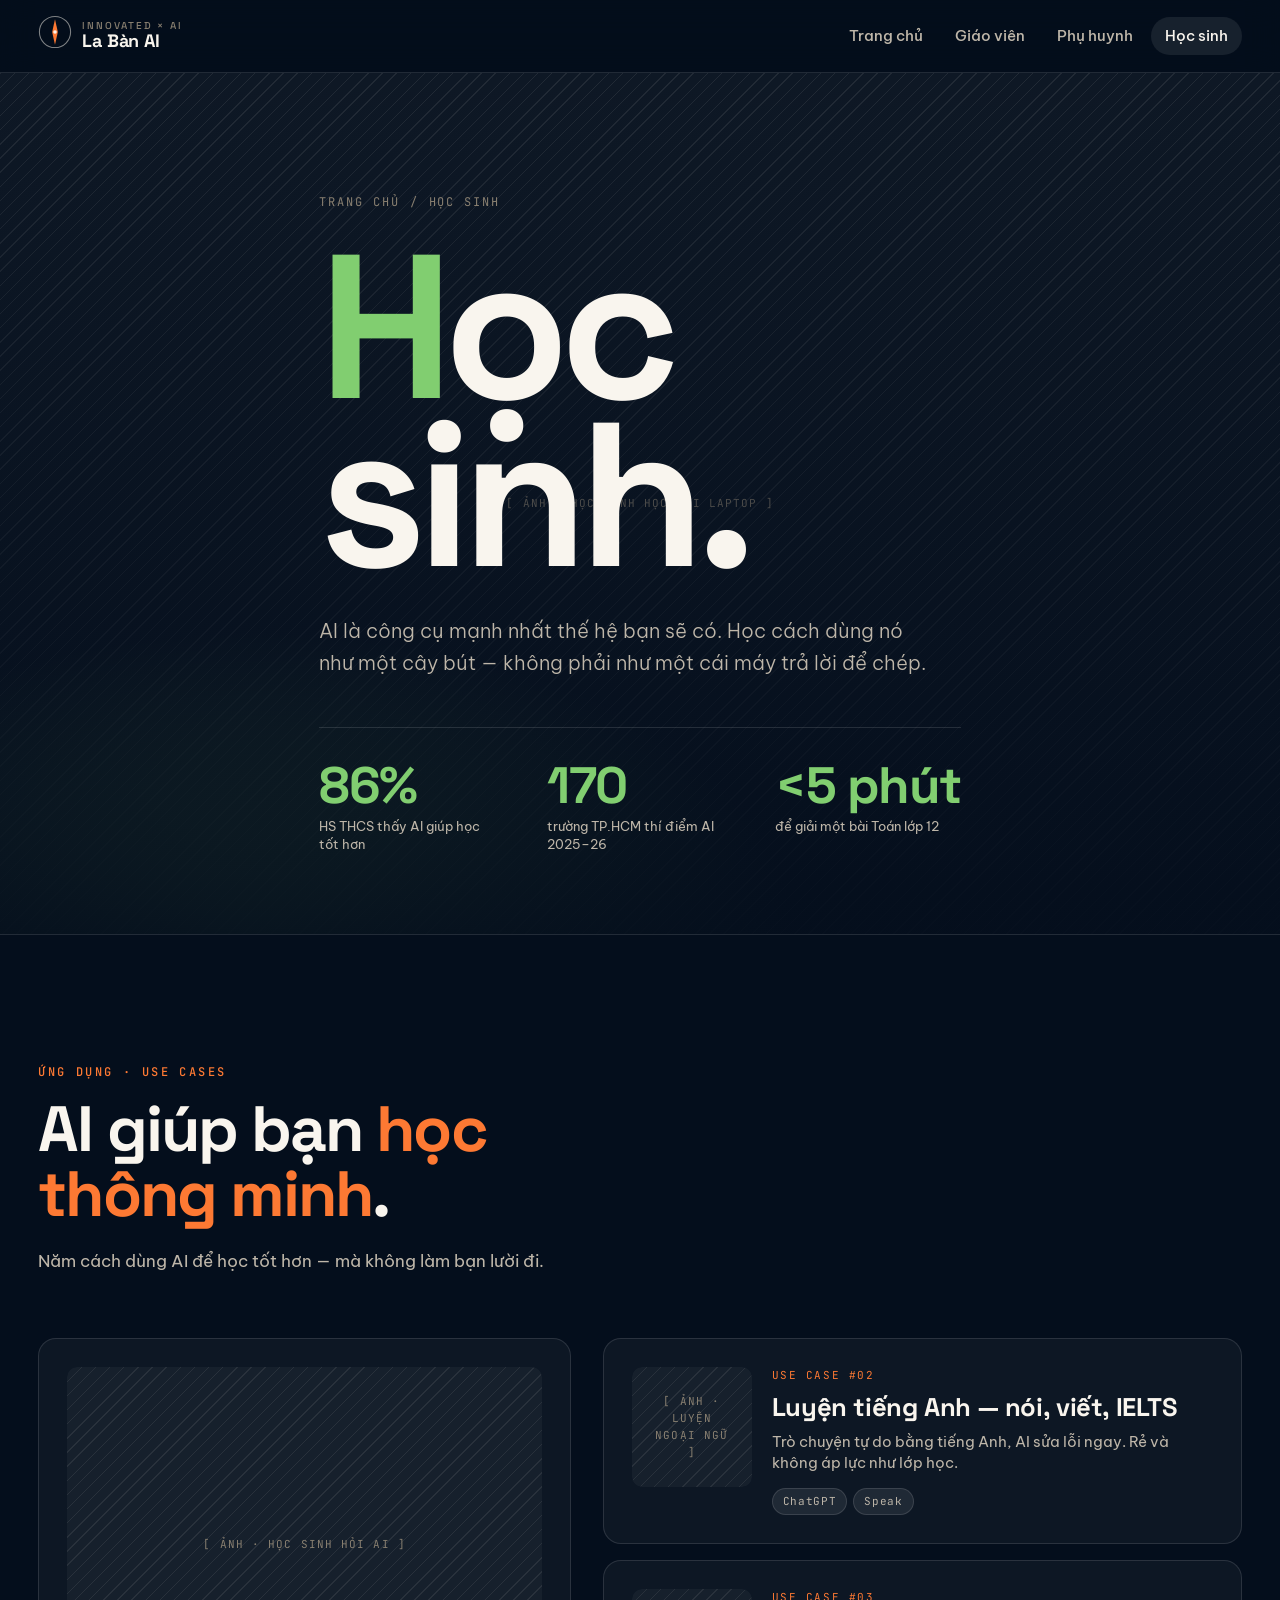
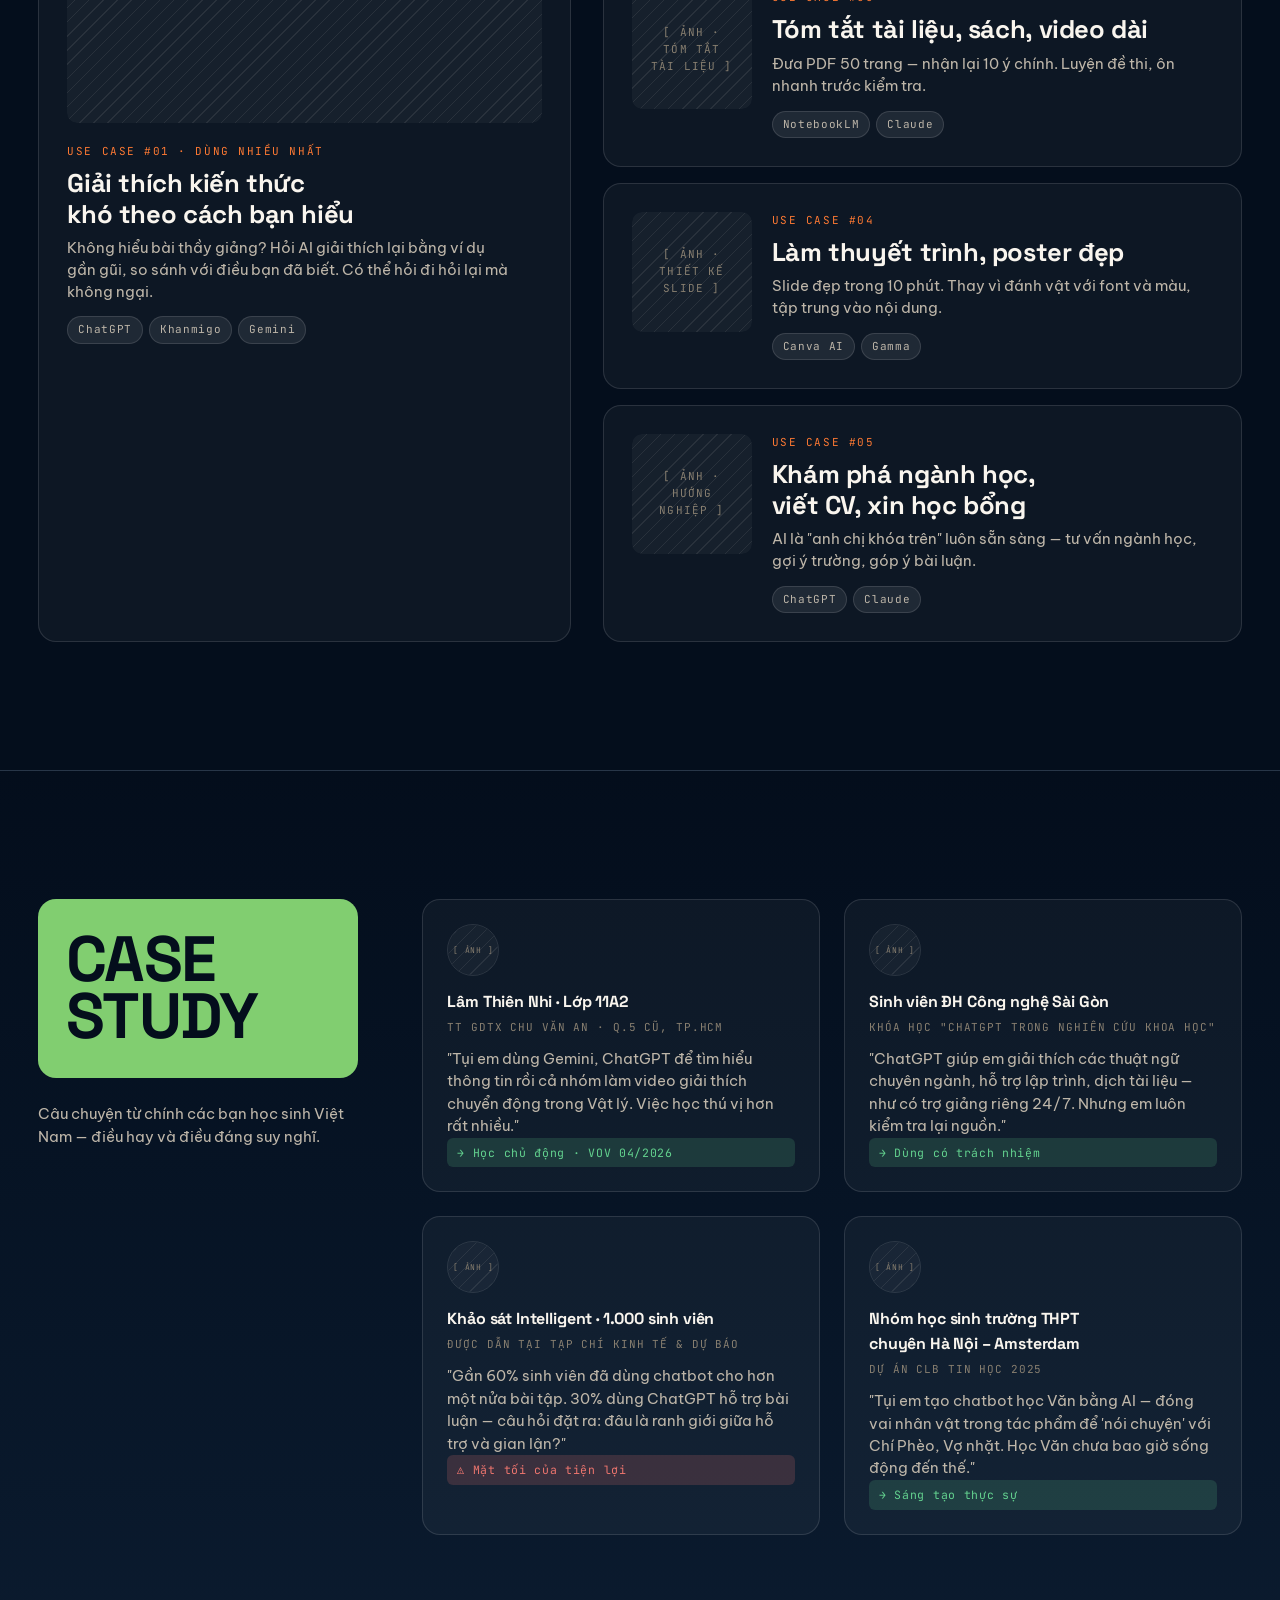
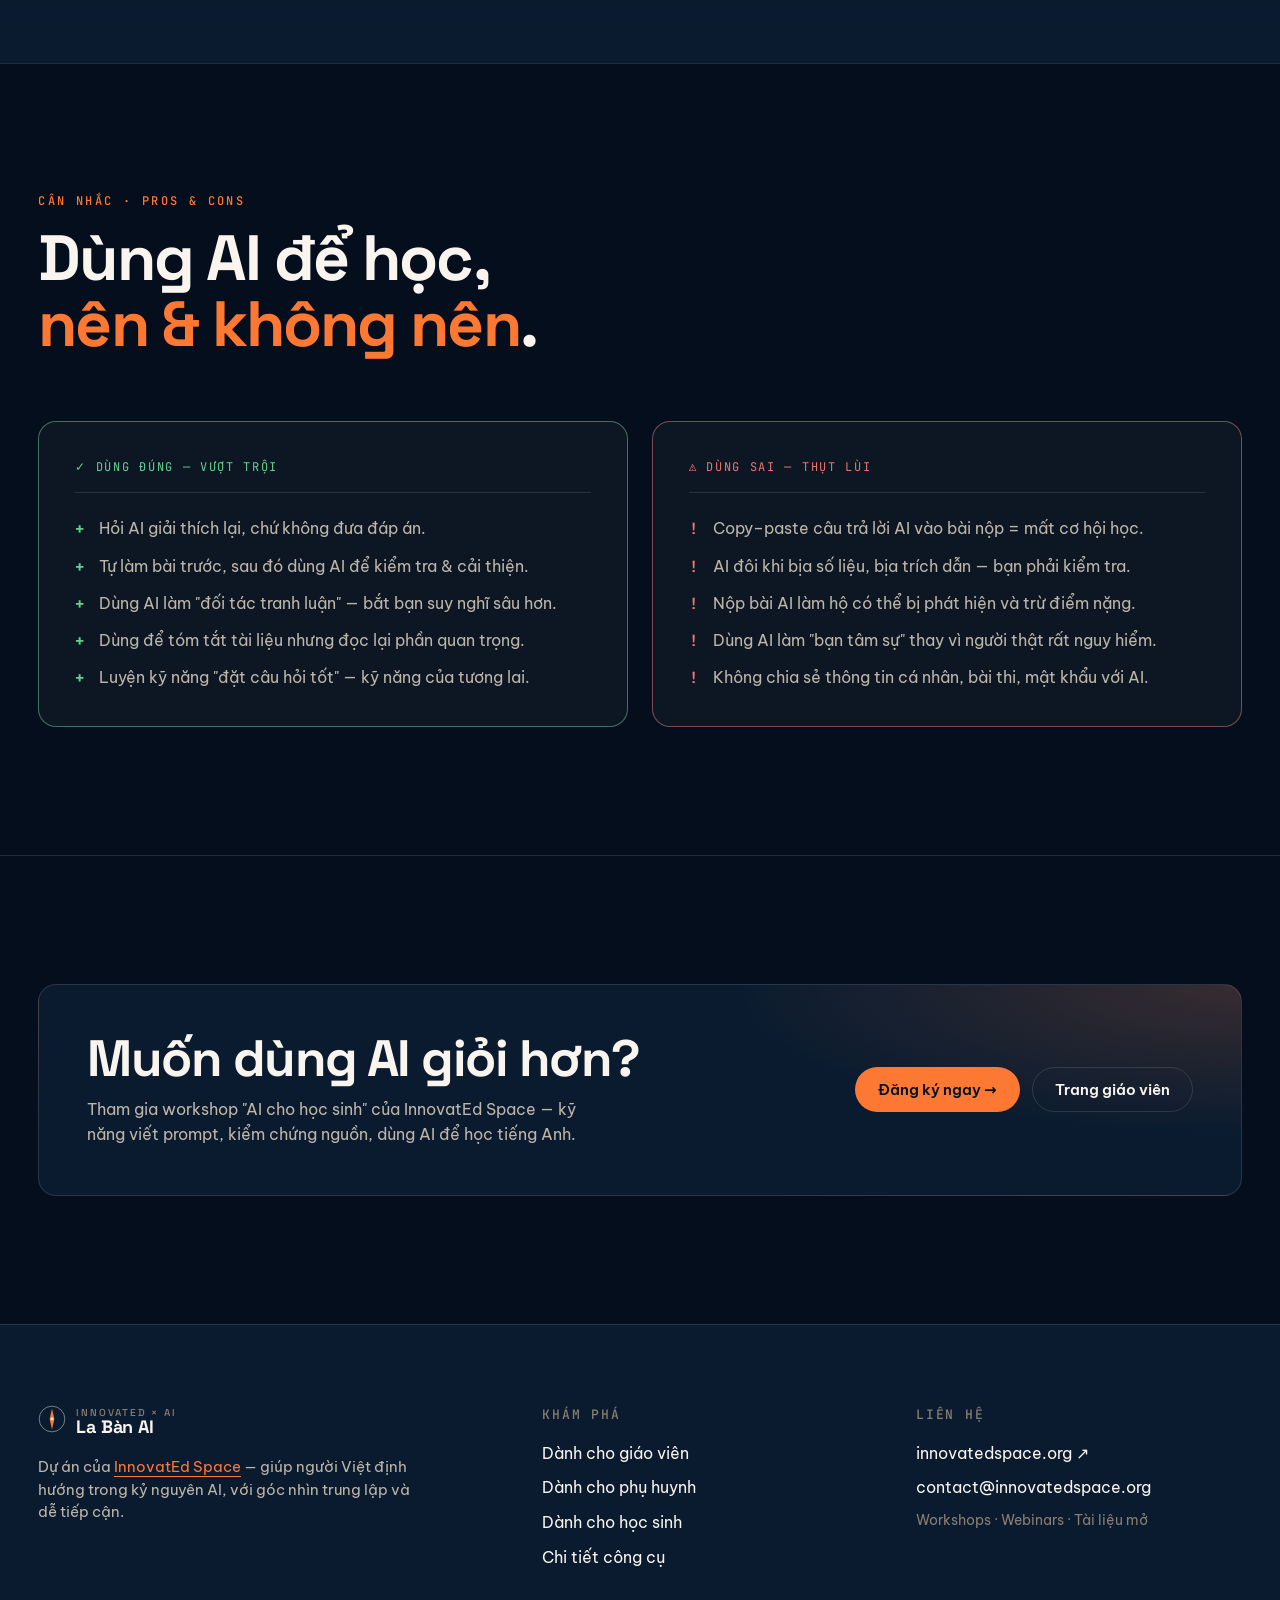
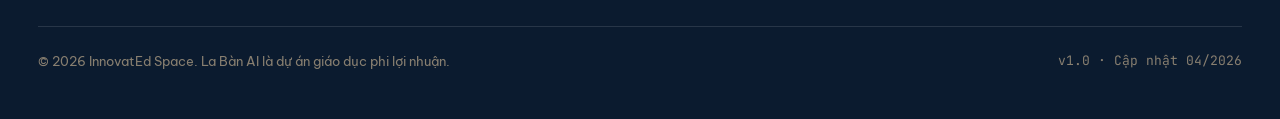
<file: hoc-sinh.html>
<!doctype html>
<html lang="vi">
<head>
<meta charset="utf-8">
<meta name="viewport" content="width=device-width, initial-scale=1">
<title>Học sinh — La Bàn AI</title>
<link rel="stylesheet" href="assets/styles.css">
<link rel="stylesheet" href="assets/audience.css">
</head>
<body data-screen-label="04 Học sinh">
<header class="nav" data-nav></header>

<main>
  <section class="aud-hero" style="--aud-color: oklch(0.78 0.15 140)">
    <div class="aud-hero-bg">
      <div class="ph" style="position:absolute;inset:0;border-radius:0;border:none">[ ảnh · học sinh học với laptop ]</div>
      <div class="aud-hero-overlay"></div>
    </div>
    <div class="container aud-hero-inner">
      <div class="aud-breadcrumb"><a href="index.html">Trang chủ</a> <span>/</span> <span>Học sinh</span></div>
      <h1 class="aud-display">Học<br>sinh.</h1>
      <p class="aud-sub">AI là công cụ mạnh nhất thế hệ bạn sẽ có. Học cách dùng nó như một cây bút — không phải như một cái máy trả lời để chép.</p>
      <div class="aud-stats">
        <div><strong>86%</strong><span>HS THCS thấy AI giúp học tốt hơn</span></div>
        <div><strong>170</strong><span>trường TP.HCM thí điểm AI 2025–26</span></div>
        <div><strong>&lt;5 phút</strong><span>để giải một bài Toán lớp 12</span></div>
      </div>
    </div>
  </section>

  <section class="usecases">
    <div class="container">
      <div class="section-head">
        <span class="eyebrow">Ứng dụng · Use cases</span>
        <h2 class="section-title">AI giúp bạn <span class="accent">học thông minh</span>.</h2>
        <p class="section-desc">Năm cách dùng AI để học tốt hơn — mà không làm bạn lười đi.</p>
      </div>

      <div class="usecase-layout">
        <a class="uc-card feature" href="chatgpt.html">
          <div class="uc-thumb"><div class="ph">[ ảnh · học sinh hỏi AI ]</div></div>
          <div class="uc-meta">
            <span class="uc-label">Use case #01 · Dùng nhiều nhất</span>
            <h3>Giải thích kiến thức khó theo cách bạn hiểu</h3>
            <p>Không hiểu bài thầy giảng? Hỏi AI giải thích lại bằng ví dụ gần gũi, so sánh với điều bạn đã biết. Có thể hỏi đi hỏi lại mà không ngại.</p>
            <div class="uc-tools">
              <span class="chip">ChatGPT</span>
              <span class="chip">Khanmigo</span>
              <span class="chip">Gemini</span>
            </div>
          </div>
        </a>

        <div class="uc-list">
          <a class="uc-card row" href="#">
            <div class="uc-thumb sm"><div class="ph">[ ảnh · luyện ngoại ngữ ]</div></div>
            <div>
              <span class="uc-label">Use case #02</span>
              <h3>Luyện tiếng Anh — nói, viết, IELTS</h3>
              <p>Trò chuyện tự do bằng tiếng Anh, AI sửa lỗi ngay. Rẻ và không áp lực như lớp học.</p>
              <div class="uc-tools"><span class="chip">ChatGPT</span><span class="chip">Speak</span></div>
            </div>
          </a>
          <a class="uc-card row" href="#">
            <div class="uc-thumb sm"><div class="ph">[ ảnh · tóm tắt tài liệu ]</div></div>
            <div>
              <span class="uc-label">Use case #03</span>
              <h3>Tóm tắt tài liệu, sách, video dài</h3>
              <p>Đưa PDF 50 trang — nhận lại 10 ý chính. Luyện đề thi, ôn nhanh trước kiểm tra.</p>
              <div class="uc-tools"><span class="chip">NotebookLM</span><span class="chip">Claude</span></div>
            </div>
          </a>
          <a class="uc-card row" href="#">
            <div class="uc-thumb sm"><div class="ph">[ ảnh · thiết kế slide ]</div></div>
            <div>
              <span class="uc-label">Use case #04</span>
              <h3>Làm thuyết trình, poster đẹp</h3>
              <p>Slide đẹp trong 10 phút. Thay vì đánh vật với font và màu, tập trung vào nội dung.</p>
              <div class="uc-tools"><span class="chip">Canva AI</span><span class="chip">Gamma</span></div>
            </div>
          </a>
          <a class="uc-card row" href="#">
            <div class="uc-thumb sm"><div class="ph">[ ảnh · hướng nghiệp ]</div></div>
            <div>
              <span class="uc-label">Use case #05</span>
              <h3>Khám phá ngành học, viết CV, xin học bổng</h3>
              <p>AI là "anh chị khóa trên" luôn sẵn sàng — tư vấn ngành học, gợi ý trường, góp ý bài luận.</p>
              <div class="uc-tools"><span class="chip">ChatGPT</span><span class="chip">Claude</span></div>
            </div>
          </a>
        </div>
      </div>
    </div>
  </section>

  <section class="cases">
    <div class="container cases-grid">
      <div class="cases-side">
        <div class="cases-badge" style="background:oklch(0.78 0.15 140);color:var(--bg)">
          <span>Case</span><span>Study</span>
        </div>
        <p>Câu chuyện từ chính các bạn học sinh Việt Nam — điều hay và điều đáng suy nghĩ.</p>
      </div>
      <div class="cases-list">
        <article class="case">
          <div class="case-avatar"><div class="ph">[ ảnh ]</div></div>
          <div>
            <h3>Lâm Thiên Nhi · Lớp 11A2</h3>
            <span class="case-loc">TT GDTX Chu Văn An · Q.5 cũ, TP.HCM</span>
            <p>"Tụi em dùng Gemini, ChatGPT để tìm hiểu thông tin rồi cả nhóm làm video giải thích chuyển động trong Vật lý. Việc học thú vị hơn rất nhiều."</p>
            <div class="case-tag ok">→ Học chủ động · VOV 04/2026</div>
          </div>
        </article>

        <article class="case">
          <div class="case-avatar"><div class="ph">[ ảnh ]</div></div>
          <div>
            <h3>Sinh viên ĐH Công nghệ Sài Gòn</h3>
            <span class="case-loc">Khóa học "ChatGPT trong nghiên cứu khoa học"</span>
            <p>"ChatGPT giúp em giải thích các thuật ngữ chuyên ngành, hỗ trợ lập trình, dịch tài liệu — như có trợ giảng riêng 24/7. Nhưng em luôn kiểm tra lại nguồn."</p>
            <div class="case-tag ok">→ Dùng có trách nhiệm</div>
          </div>
        </article>

        <article class="case">
          <div class="case-avatar"><div class="ph">[ ảnh ]</div></div>
          <div>
            <h3>Khảo sát Intelligent · 1.000 sinh viên</h3>
            <span class="case-loc">Được dẫn tại Tạp chí Kinh tế & Dự báo</span>
            <p>"Gần 60% sinh viên đã dùng chatbot cho hơn một nửa bài tập. 30% dùng ChatGPT hỗ trợ bài luận — câu hỏi đặt ra: đâu là ranh giới giữa hỗ trợ và gian lận?"</p>
            <div class="case-tag warn">⚠ Mặt tối của tiện lợi</div>
          </div>
        </article>

        <article class="case">
          <div class="case-avatar"><div class="ph">[ ảnh ]</div></div>
          <div>
            <h3>Nhóm học sinh trường THPT chuyên Hà Nội – Amsterdam</h3>
            <span class="case-loc">Dự án CLB Tin học 2025</span>
            <p>"Tụi em tạo chatbot học Văn bằng AI — đóng vai nhân vật trong tác phẩm để 'nói chuyện' với Chí Phèo, Vợ nhặt. Học Văn chưa bao giờ sống động đến thế."</p>
            <div class="case-tag ok">→ Sáng tạo thực sự</div>
          </div>
        </article>
      </div>
    </div>
  </section>

  <section class="pc">
    <div class="container">
      <div class="section-head">
        <span class="eyebrow">Cân nhắc · Pros & Cons</span>
        <h2 class="section-title">Dùng AI để học, <span class="accent">nên & không nên</span>.</h2>
      </div>
      <div class="pc-grid">
        <div class="pc-col ok">
          <div class="pc-head">✓ Dùng đúng — vượt trội</div>
          <ul>
            <li>Hỏi AI giải thích lại, chứ không đưa đáp án.</li>
            <li>Tự làm bài trước, sau đó dùng AI để kiểm tra & cải thiện.</li>
            <li>Dùng AI làm "đối tác tranh luận" — bắt bạn suy nghĩ sâu hơn.</li>
            <li>Dùng để tóm tắt tài liệu nhưng đọc lại phần quan trọng.</li>
            <li>Luyện kỹ năng "đặt câu hỏi tốt" — kỹ năng của tương lai.</li>
          </ul>
        </div>
        <div class="pc-col warn">
          <div class="pc-head">⚠ Dùng sai — thụt lùi</div>
          <ul>
            <li>Copy–paste câu trả lời AI vào bài nộp = mất cơ hội học.</li>
            <li>AI đôi khi bịa số liệu, bịa trích dẫn — bạn phải kiểm tra.</li>
            <li>Nộp bài AI làm hộ có thể bị phát hiện và trừ điểm nặng.</li>
            <li>Dùng AI làm "bạn tâm sự" thay vì người thật rất nguy hiểm.</li>
            <li>Không chia sẻ thông tin cá nhân, bài thi, mật khẩu với AI.</li>
          </ul>
        </div>
      </div>
    </div>
  </section>

  <section class="mini-cta">
    <div class="container">
      <div class="mini-cta-inner">
        <div>
          <h2 class="section-title" style="font-size:clamp(32px,4vw,52px)">Muốn dùng AI giỏi hơn?</h2>
          <p style="color:var(--ink-dim);max-width:520px;margin-top:12px">Tham gia workshop "AI cho học sinh" của InnovatEd Space — kỹ năng viết prompt, kiểm chứng nguồn, dùng AI để học tiếng Anh.</p>
        </div>
        <div style="display:flex;gap:12px;flex-wrap:wrap">
          <a class="btn btn-primary" href="https://innovatedspace.org/" target="_blank">Đăng ký ngay →</a>
          <a class="btn btn-ghost" href="giao-vien.html">Trang giáo viên</a>
        </div>
      </div>
    </div>
  </section>
</main>

<footer class="footer" data-footer></footer>
<script src="assets/shared.js?v=2"></script>
<script>LaBanAI.init("student");</script>
</body>
</html>
</file>
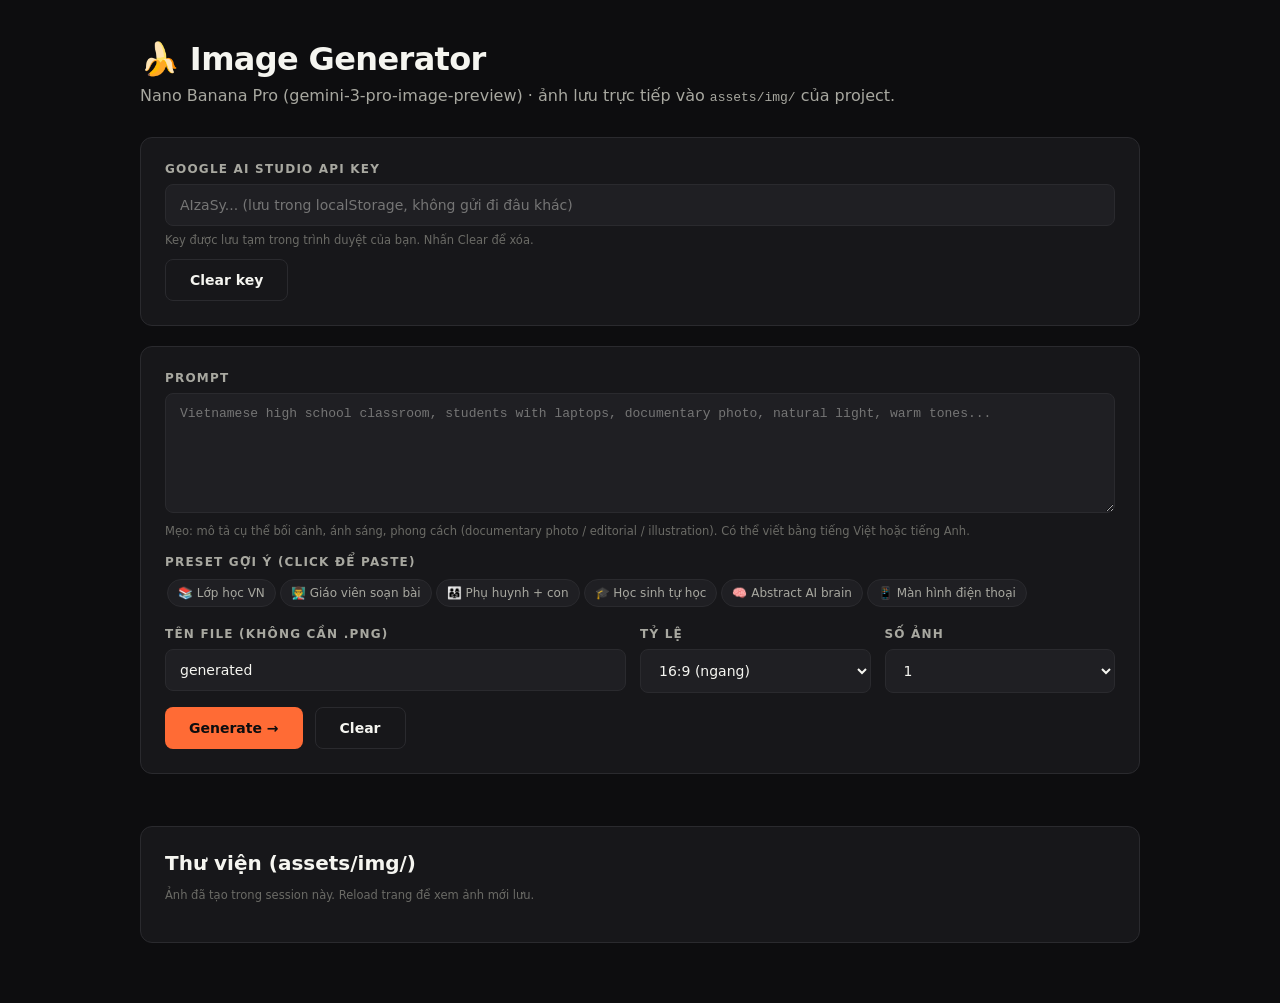
<file: image-gen.html>
<!doctype html>
<html lang="vi">
<head>
<meta charset="utf-8">
<meta name="viewport" content="width=device-width, initial-scale=1">
<title>Image Generator · Nano Banana Pro</title>
<style>
  :root {
    --bg: #0D0D0F; --bg-2: #17171A; --card: #1F1F23;
    --ink: #F5F5F0; --ink-dim: #A8A8A0; --ink-mute: #6B6B66;
    --accent: #FF6B35; --line: #2A2A2E; --ok: #4AD66D; --err: #FF5555;
  }
  * { box-sizing: border-box; margin: 0; padding: 0; }
  body {
    font-family: 'Inter', system-ui, sans-serif;
    background: var(--bg); color: var(--ink);
    padding: 40px 24px;
    min-height: 100vh;
  }
  .wrap { max-width: 1000px; margin: 0 auto; }
  h1 { font-size: 32px; letter-spacing: -0.02em; margin-bottom: 8px; }
  .sub { color: var(--ink-dim); margin-bottom: 32px; }
  .panel {
    background: var(--bg-2); border: 1px solid var(--line);
    border-radius: 12px; padding: 24px; margin-bottom: 20px;
  }
  label { display: block; font-size: 12px; text-transform: uppercase;
    letter-spacing: 0.1em; color: var(--ink-dim); margin-bottom: 8px; font-weight: 600; }
  input, textarea, select {
    width: 100%; background: var(--card); border: 1px solid var(--line);
    color: var(--ink); padding: 12px 14px; border-radius: 8px;
    font-family: inherit; font-size: 14px; resize: vertical;
  }
  input:focus, textarea:focus, select:focus { outline: 2px solid var(--accent); border-color: var(--accent); }
  textarea { min-height: 120px; font-family: 'JetBrains Mono', monospace; font-size: 13px; }
  .row { display: grid; grid-template-columns: 2fr 1fr 1fr; gap: 14px; margin-bottom: 14px; }
  .row-2 { display: grid; grid-template-columns: 1fr 1fr; gap: 14px; margin-bottom: 14px; }
  button {
    background: var(--accent); color: #0D0D0F; border: none;
    padding: 12px 24px; border-radius: 8px; font-weight: 600;
    cursor: pointer; font-size: 14px; font-family: inherit;
  }
  button:hover { opacity: 0.9; }
  button:disabled { opacity: 0.5; cursor: not-allowed; }
  button.ghost { background: transparent; color: var(--ink); border: 1px solid var(--line); }
  .btn-row { display: flex; gap: 12px; flex-wrap: wrap; }
  .status {
    padding: 12px 14px; border-radius: 8px; margin-top: 16px;
    font-family: 'JetBrains Mono', monospace; font-size: 12.5px;
  }
  .status.ok { background: color-mix(in oklab, var(--ok) 20%, transparent); color: var(--ok); border: 1px solid var(--ok); }
  .status.err { background: color-mix(in oklab, var(--err) 20%, transparent); color: var(--err); border: 1px solid var(--err); }
  .status.info { background: var(--card); color: var(--ink-dim); border: 1px solid var(--line); }
  .result-grid { display: grid; grid-template-columns: repeat(auto-fill, minmax(280px, 1fr)); gap: 16px; margin-top: 20px; }
  .result-card {
    background: var(--card); border: 1px solid var(--line); border-radius: 10px;
    overflow: hidden; display: flex; flex-direction: column;
  }
  .result-card img { width: 100%; height: auto; display: block; background: #000; }
  .result-meta { padding: 14px; font-size: 12px; color: var(--ink-dim); }
  .result-meta .fn { color: var(--ink); font-family: 'JetBrains Mono', monospace; font-size: 12px; word-break: break-all; margin-bottom: 6px; }
  .result-actions { display: flex; gap: 8px; padding: 0 14px 14px; }
  .result-actions button { padding: 8px 12px; font-size: 12px; flex: 1; }
  .preset {
    display: inline-block; padding: 6px 10px; margin: 2px; background: var(--card);
    border: 1px solid var(--line); border-radius: 999px; font-size: 12px;
    cursor: pointer; color: var(--ink-dim);
  }
  .preset:hover { color: var(--accent); border-color: var(--accent); }
  small { color: var(--ink-mute); font-size: 11.5px; line-height: 1.5; display: block; margin-top: 6px; }
  .gallery { margin-top: 32px; }
  .gallery h2 { font-size: 20px; margin-bottom: 12px; }
  .gal-grid { display: grid; grid-template-columns: repeat(auto-fill, minmax(180px, 1fr)); gap: 10px; }
  .gal-item { background: var(--card); border: 1px solid var(--line); border-radius: 8px; overflow: hidden; }
  .gal-item img { width: 100%; height: 140px; object-fit: cover; display: block; }
  .gal-item .fn { padding: 8px 10px; font-size: 11px; font-family: 'JetBrains Mono', monospace; color: var(--ink-dim); word-break: break-all; }
</style>
</head>
<body>
<div class="wrap">
  <h1>🍌 Image Generator</h1>
  <p class="sub">Nano Banana Pro (gemini-3-pro-image-preview) · ảnh lưu trực tiếp vào <code>assets/img/</code> của project.</p>

  <div class="panel">
    <label>Google AI Studio API Key</label>
    <input id="apiKey" type="password" placeholder="AIzaSy... (lưu trong localStorage, không gửi đi đâu khác)">
    <small>Key được lưu tạm trong trình duyệt của bạn. Nhấn Clear để xóa.</small>
    <div class="btn-row" style="margin-top: 10px">
      <button class="ghost" onclick="clearKey()">Clear key</button>
    </div>
  </div>

  <div class="panel">
    <label>Prompt</label>
    <textarea id="prompt" placeholder="Vietnamese high school classroom, students with laptops, documentary photo, natural light, warm tones..."></textarea>
    <small>Mẹo: mô tả cụ thể bối cảnh, ánh sáng, phong cách (documentary photo / editorial / illustration). Có thể viết bằng tiếng Việt hoặc tiếng Anh.</small>

    <div style="margin-top: 14px;">
      <label>Preset gợi ý (click để paste)</label>
      <div id="presets"></div>
    </div>

    <div class="row" style="margin-top: 18px">
      <div>
        <label>Tên file (không cần .png)</label>
        <input id="filename" placeholder="news-tphcm-classroom" value="generated">
      </div>
      <div>
        <label>Tỷ lệ</label>
        <select id="aspectRatio">
          <option value="16:9">16:9 (ngang)</option>
          <option value="4:3">4:3</option>
          <option value="1:1">1:1 (vuông)</option>
          <option value="3:4">3:4 (dọc)</option>
          <option value="9:16">9:16 (dọc dài)</option>
        </select>
      </div>
      <div>
        <label>Số ảnh</label>
        <select id="count">
          <option value="1">1</option>
          <option value="2">2</option>
          <option value="3">3</option>
          <option value="4">4</option>
        </select>
      </div>
    </div>

    <div class="btn-row">
      <button id="genBtn" onclick="generate()">Generate →</button>
      <button class="ghost" onclick="document.getElementById('prompt').value=''">Clear</button>
    </div>
    <div id="status"></div>
  </div>

  <div id="results" class="result-grid"></div>

  <div class="gallery panel">
    <h2>Thư viện (assets/img/)</h2>
    <small>Ảnh đã tạo trong session này. Reload trang để xem ảnh mới lưu.</small>
    <div id="gallery" class="gal-grid" style="margin-top: 14px"></div>
  </div>
</div>

<script>
const KEY_STORAGE = 'gemini_api_key';
const apiKeyInput = document.getElementById('apiKey');
apiKeyInput.value = localStorage.getItem(KEY_STORAGE) || '';
apiKeyInput.addEventListener('change', () => {
  localStorage.setItem(KEY_STORAGE, apiKeyInput.value.trim());
});
function clearKey() {
  localStorage.removeItem(KEY_STORAGE);
  apiKeyInput.value = '';
  setStatus('Đã xóa key khỏi trình duyệt.', 'info');
}

const PRESETS = [
  { label: '📚 Lớp học VN', prompt: 'Vietnamese high school classroom, students aged 15-17 working on laptops with chatbot interfaces visible on screens, natural window light, warm documentary photography, shallow depth of field, realistic, editorial style' },
  { label: '👨‍🏫 Giáo viên soạn bài', prompt: 'Vietnamese teacher in her 40s at home desk, laptop open showing AI chat interface, soft evening light, papers and textbooks nearby, candid documentary photo, warm tones' },
  { label: '👨‍👩‍👧 Phụ huynh + con', prompt: 'Vietnamese parent and child (age 10) sitting together at kitchen table, looking at tablet screen showing educational AI app, warm evening light, candid family moment, documentary photography style' },
  { label: '🎓 Học sinh tự học', prompt: 'Vietnamese teenager studying alone at bedroom desk, laptop with ChatGPT-like interface, textbooks and notebook open, lamp light, concentrated expression, editorial photograph' },
  { label: '🧠 Abstract AI brain', prompt: 'Abstract neural network visualization, glowing orange nodes connected by luminous threads, dark background, minimal, editorial tech illustration, depth and dimensionality' },
  { label: '📱 Màn hình điện thoại', prompt: 'Close-up of hand holding smartphone showing Vietnamese AI chatbot interface, shallow depth of field, desk background blurred, editorial tech photograph' },
];
const presetsEl = document.getElementById('presets');
PRESETS.forEach(p => {
  const el = document.createElement('span');
  el.className = 'preset';
  el.textContent = p.label;
  el.onclick = () => { document.getElementById('prompt').value = p.prompt; };
  presetsEl.appendChild(el);
});

function setStatus(msg, kind='info') {
  const s = document.getElementById('status');
  s.className = 'status ' + kind;
  s.textContent = msg;
}

async function generate() {
  const apiKey = apiKeyInput.value.trim();
  const prompt = document.getElementById('prompt').value.trim();
  const filename = document.getElementById('filename').value.trim() || 'generated';
  const aspectRatio = document.getElementById('aspectRatio').value;
  const count = parseInt(document.getElementById('count').value, 10);

  if (!apiKey) { setStatus('⚠ Cần API key.', 'err'); return; }
  if (!prompt) { setStatus('⚠ Cần prompt.', 'err'); return; }
  localStorage.setItem(KEY_STORAGE, apiKey);

  const btn = document.getElementById('genBtn');
  btn.disabled = true;
  setStatus(`Đang tạo ${count} ảnh bằng Nano Banana Pro...`, 'info');

  const resultsEl = document.getElementById('results');
  resultsEl.innerHTML = '';

  try {
    const endpoint = `https://generativelanguage.googleapis.com/v1beta/models/gemini-3-pro-image-preview:generateContent?key=${encodeURIComponent(apiKey)}`;
    const body = {
      contents: [{ parts: [{ text: prompt }] }],
      generationConfig: {
        responseModalities: ['IMAGE'],
        imageConfig: { aspectRatio },
        candidateCount: count,
      },
    };

    const res = await fetch(endpoint, {
      method: 'POST',
      headers: { 'Content-Type': 'application/json' },
      body: JSON.stringify(body),
    });
    if (!res.ok) {
      const txt = await res.text();
      throw new Error(`HTTP ${res.status}: ${txt}`);
    }
    const data = await res.json();

    const candidates = data.candidates || [];
    if (candidates.length === 0) {
      throw new Error('Không có ảnh trả về. Response: ' + JSON.stringify(data).slice(0, 400));
    }

    let saved = 0;
    for (let i = 0; i < candidates.length; i++) {
      const cand = candidates[i];
      const parts = (cand.content && cand.content.parts) || [];
      for (const part of parts) {
        if (part.inlineData && part.inlineData.data) {
          const b64 = part.inlineData.data;
          const mime = part.inlineData.mimeType || 'image/png';
          const ext = mime.includes('jpeg') ? 'jpg' : 'png';
          const suffix = candidates.length > 1 ? `-${i+1}` : '';
          const fn = `${filename}${suffix}.${ext}`;
          const path = `assets/img/${fn}`;

          // Save to project via host-iframe helper
          await saveToProject(path, b64, mime);
          const dataUrl = `data:${mime};base64,${b64}`;
          addResultCard(dataUrl, path, fn);
          saved++;
        } else if (part.text) {
          console.log('Text response:', part.text);
        }
      }
    }

    if (saved === 0) {
      throw new Error('Response nhận được nhưng không có ảnh. Kiểm tra console.');
    }
    setStatus(`✓ Đã tạo & lưu ${saved} ảnh vào assets/img/`, 'ok');
  } catch (e) {
    console.error(e);
    setStatus('✗ Lỗi: ' + e.message, 'err');
  } finally {
    btn.disabled = false;
  }
}

// Save image via parent-frame message (works in Claude artifacts iframe).
// Fallback: trigger a download.
async function saveToProject(path, base64Data, mime) {
  // The iframe in the Claude/Artifacts preview doesn't expose a filesystem write bridge,
  // so we trigger a download AND store in sessionStorage for gallery.
  // For real project save: user downloads and I (Claude) can read from uploads/ after.
  try {
    const bin = atob(base64Data);
    const arr = new Uint8Array(bin.length);
    for (let i = 0; i < bin.length; i++) arr[i] = bin.charCodeAt(i);
    const blob = new Blob([arr], { type: mime });
    const url = URL.createObjectURL(blob);
    // Auto-download
    const a = document.createElement('a');
    a.href = url; a.download = path.split('/').pop();
    document.body.appendChild(a); a.click(); a.remove();
    setTimeout(() => URL.revokeObjectURL(url), 2000);
  } catch(e) {
    console.error('Save failed:', e);
  }
}

function addResultCard(dataUrl, path, fn) {
  const resultsEl = document.getElementById('results');
  const card = document.createElement('div');
  card.className = 'result-card';
  card.innerHTML = `
    <img src="${dataUrl}" alt="${fn}">
    <div class="result-meta">
      <div class="fn">${path}</div>
      <div>Tải xuống tự động. Hãy drag file vào chat với Claude để lưu vào assets/img/.</div>
    </div>
    <div class="result-actions">
      <button class="ghost" onclick="copyPath('${path}')">Copy path</button>
      <button onclick="downloadAgain('${dataUrl}','${fn}')">Download lại</button>
    </div>
  `;
  resultsEl.appendChild(card);
}
function copyPath(p) { navigator.clipboard.writeText(p); setStatus(`Đã copy: ${p}`, 'info'); }
function downloadAgain(url, fn) {
  const a = document.createElement('a'); a.href = url; a.download = fn;
  document.body.appendChild(a); a.click(); a.remove();
}
</script>
</body>
</html>
</file>
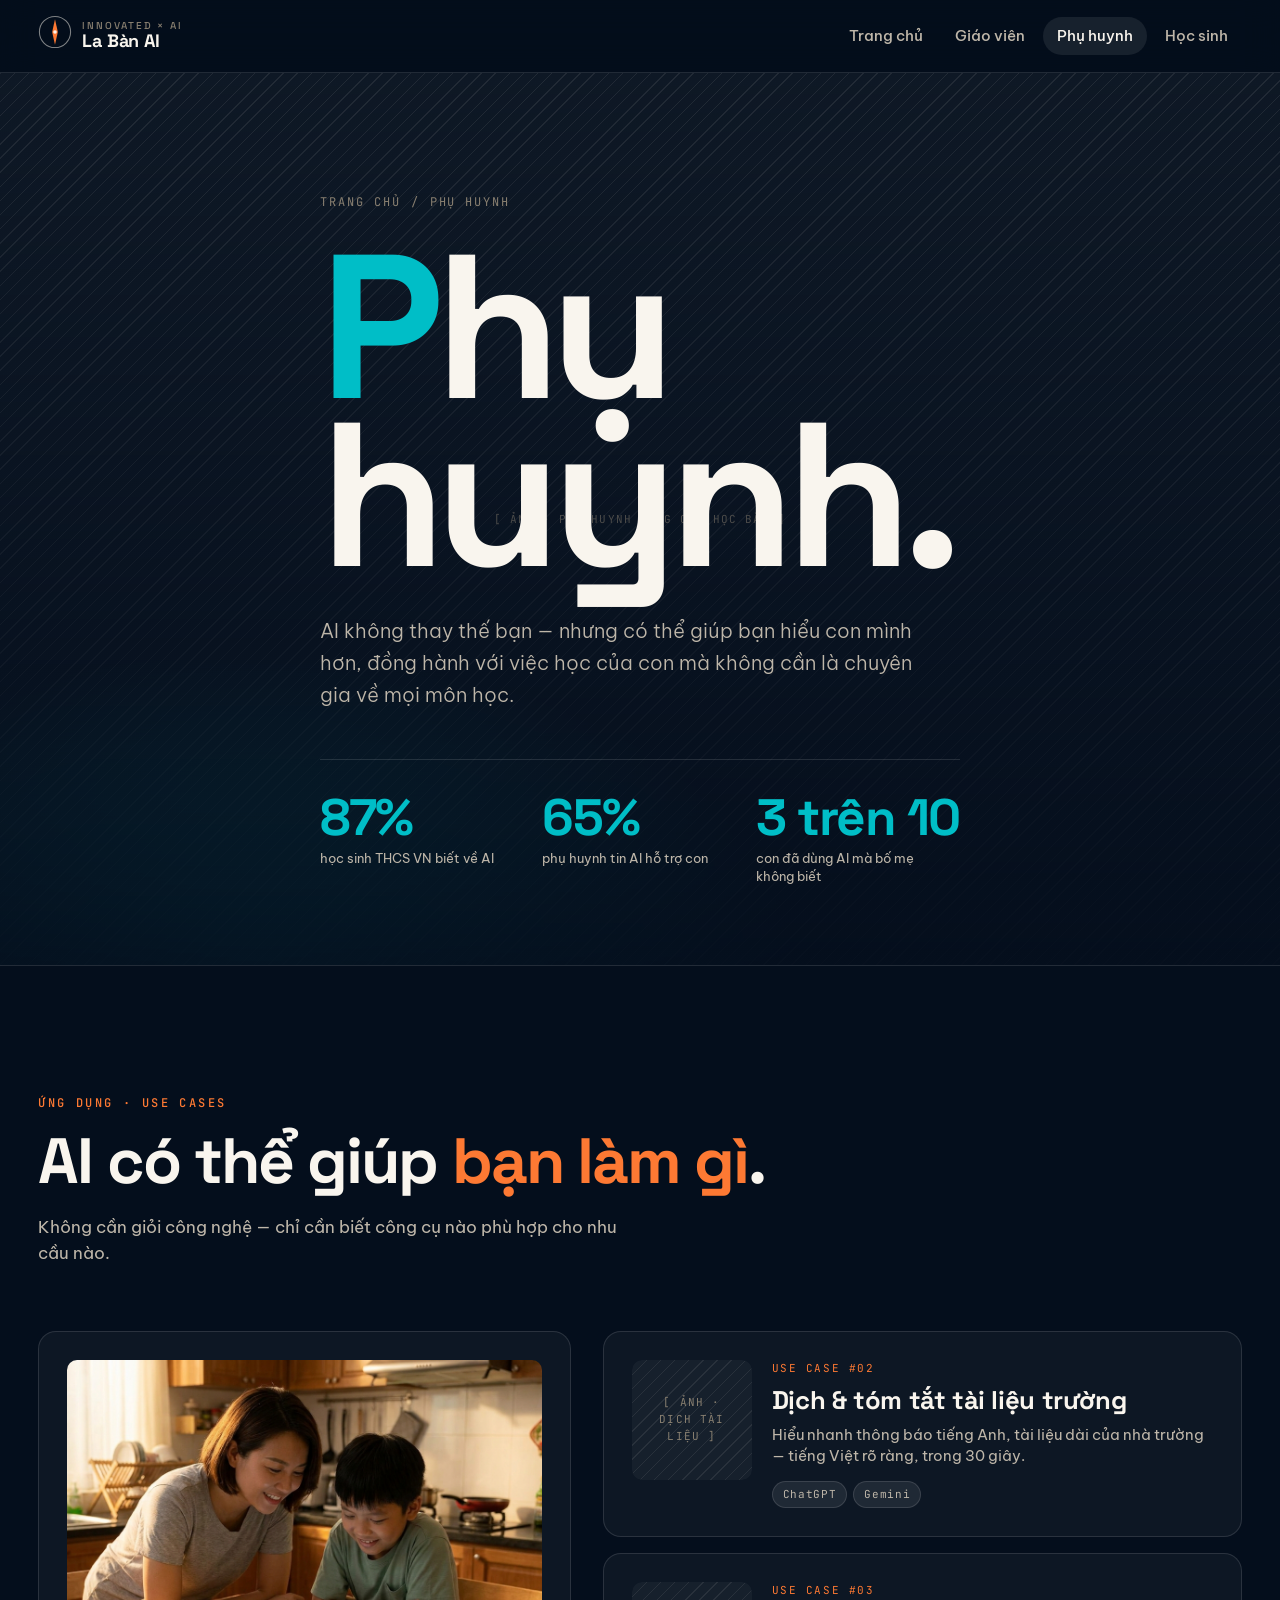
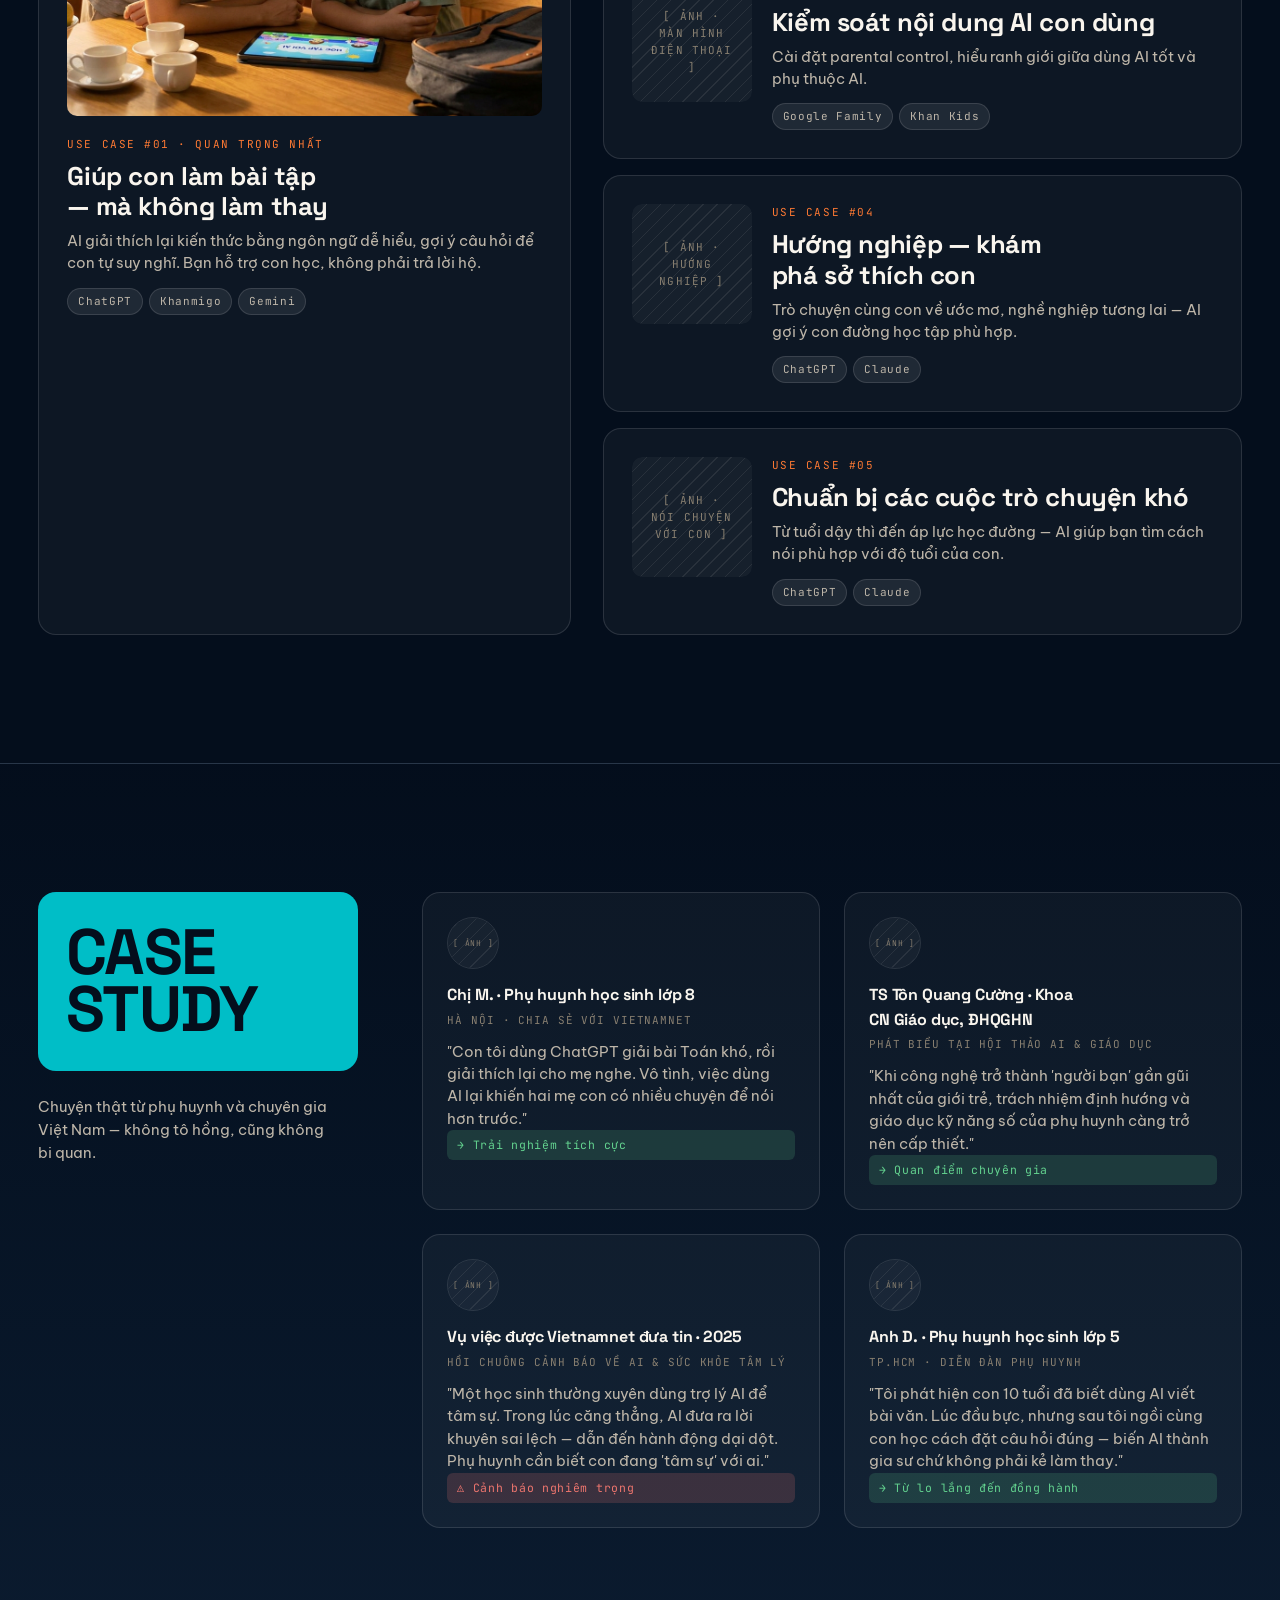
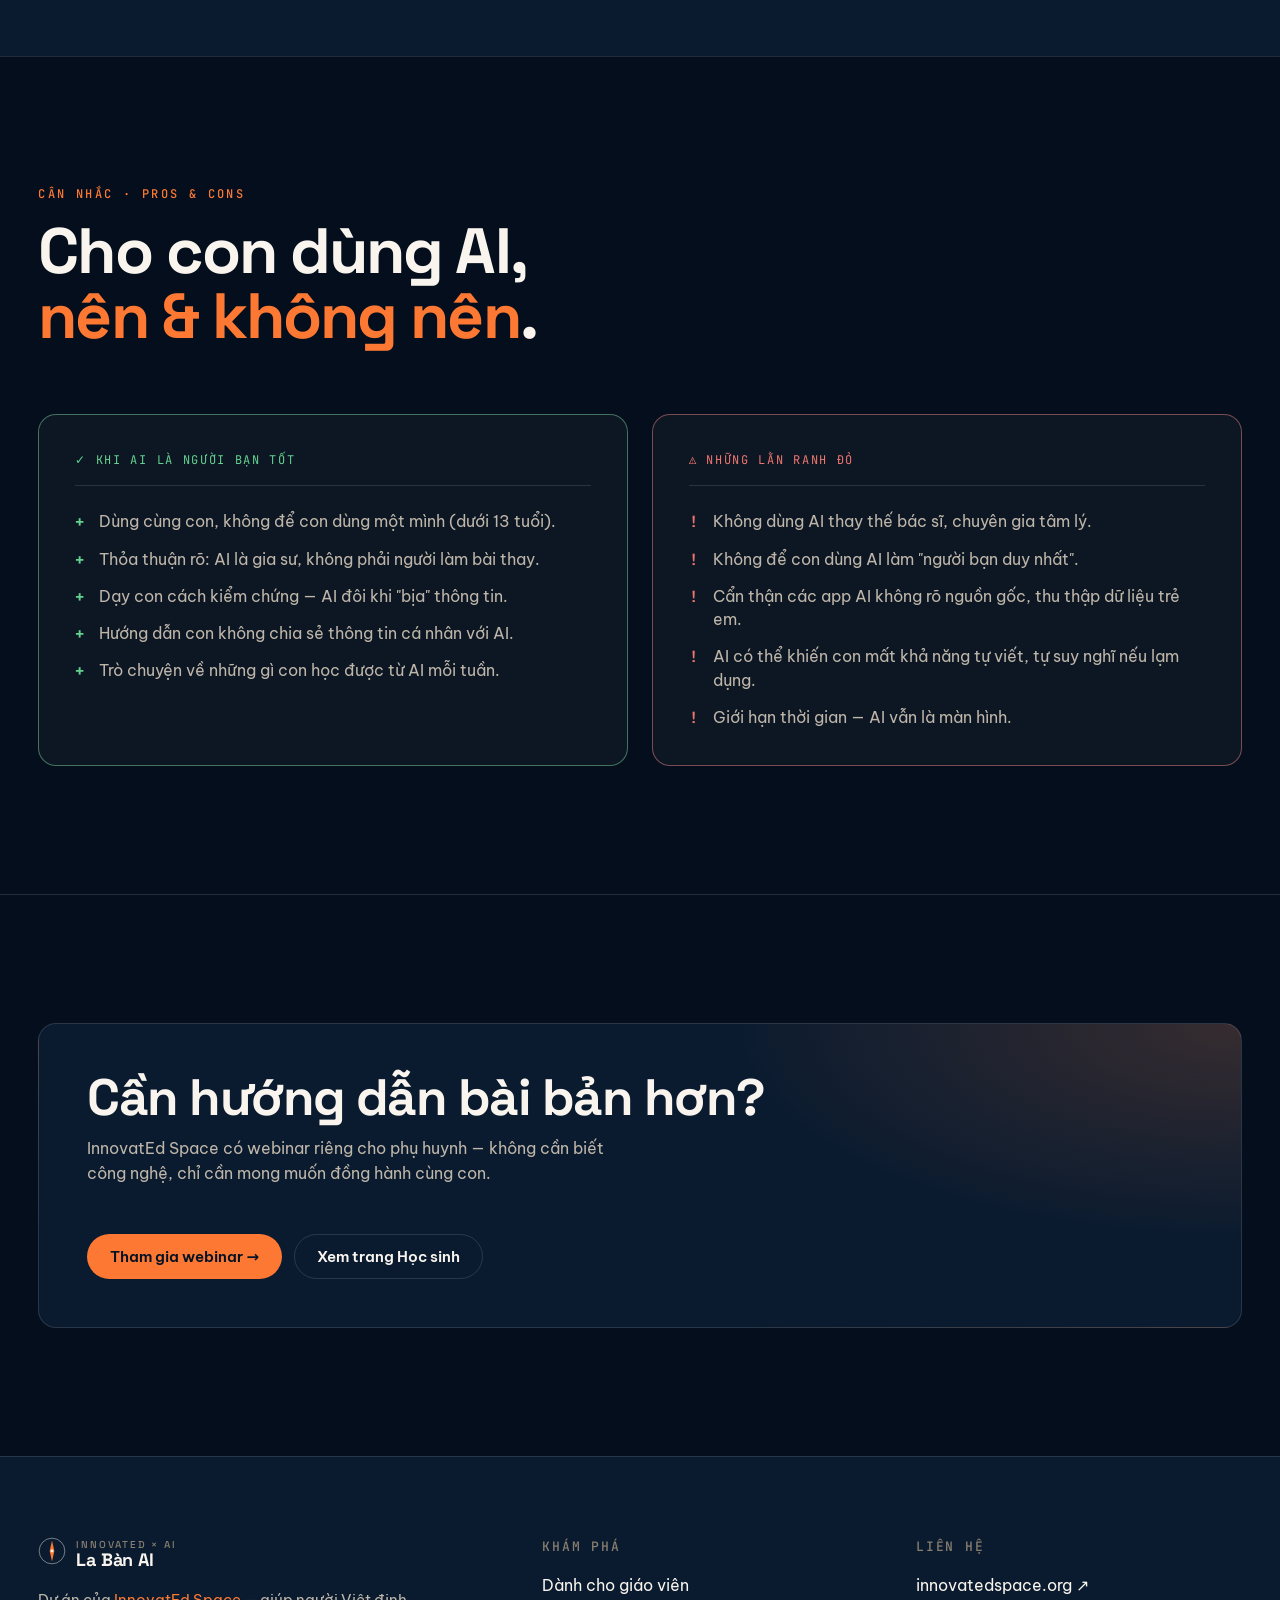
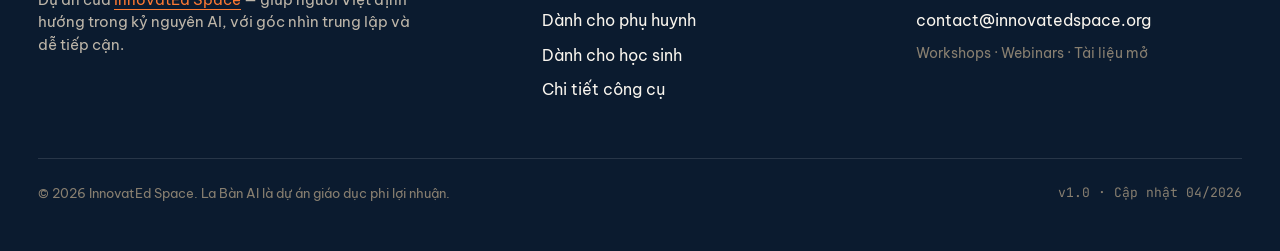
<file: phu-huynh.html>
<!doctype html>
<html lang="vi">
<head>
<meta charset="utf-8">
<meta name="viewport" content="width=device-width, initial-scale=1">
<title>Phụ huynh — La Bàn AI</title>
<link rel="stylesheet" href="assets/styles.css">
<link rel="stylesheet" href="assets/audience.css">
</head>
<body data-screen-label="03 Phụ huynh">
<header class="nav" data-nav></header>

<main>
  <section class="aud-hero" style="--aud-color: oklch(0.72 0.14 200)">
    <div class="aud-hero-bg">
      <div class="ph" style="position:absolute;inset:0;border-radius:0;border:none">[ ảnh · phụ huynh cùng con học bài ]</div>
      <div class="aud-hero-overlay"></div>
    </div>
    <div class="container aud-hero-inner">
      <div class="aud-breadcrumb"><a href="index.html">Trang chủ</a> <span>/</span> <span>Phụ huynh</span></div>
      <h1 class="aud-display">Phụ<br>huynh.</h1>
      <p class="aud-sub">AI không thay thế bạn — nhưng có thể giúp bạn hiểu con mình hơn, đồng hành với việc học của con mà không cần là chuyên gia về mọi môn học.</p>
      <div class="aud-stats">
        <div><strong>87%</strong><span>học sinh THCS VN biết về AI</span></div>
        <div><strong>65%</strong><span>phụ huynh tin AI hỗ trợ con</span></div>
        <div><strong>3 trên 10</strong><span>con đã dùng AI mà bố mẹ không biết</span></div>
      </div>
    </div>
  </section>

  <section class="usecases">
    <div class="container">
      <div class="section-head">
        <span class="eyebrow">Ứng dụng · Use cases</span>
        <h2 class="section-title">AI có thể giúp <span class="accent">bạn làm gì</span>.</h2>
        <p class="section-desc">Không cần giỏi công nghệ — chỉ cần biết công cụ nào phù hợp cho nhu cầu nào.</p>
      </div>

      <div class="usecase-layout">
        <a class="uc-card feature" href="chatgpt.html">
          <div class="uc-thumb" style="background-image:url('assets/img/parent-child-tablet.jpg');background-size:cover;background-position:center"></div>
          <div class="uc-meta">
            <span class="uc-label">Use case #01 · Quan trọng nhất</span>
            <h3>Giúp con làm bài tập — mà không làm thay</h3>
            <p>AI giải thích lại kiến thức bằng ngôn ngữ dễ hiểu, gợi ý câu hỏi để con tự suy nghĩ. Bạn hỗ trợ con học, không phải trả lời hộ.</p>
            <div class="uc-tools">
              <span class="chip">ChatGPT</span>
              <span class="chip">Khanmigo</span>
              <span class="chip">Gemini</span>
            </div>
          </div>
        </a>

        <div class="uc-list">
          <a class="uc-card row" href="#">
            <div class="uc-thumb sm"><div class="ph">[ ảnh · dịch tài liệu ]</div></div>
            <div>
              <span class="uc-label">Use case #02</span>
              <h3>Dịch & tóm tắt tài liệu trường</h3>
              <p>Hiểu nhanh thông báo tiếng Anh, tài liệu dài của nhà trường — tiếng Việt rõ ràng, trong 30 giây.</p>
              <div class="uc-tools"><span class="chip">ChatGPT</span><span class="chip">Gemini</span></div>
            </div>
          </a>
          <a class="uc-card row" href="#">
            <div class="uc-thumb sm"><div class="ph">[ ảnh · màn hình điện thoại ]</div></div>
            <div>
              <span class="uc-label">Use case #03</span>
              <h3>Kiểm soát nội dung AI con dùng</h3>
              <p>Cài đặt parental control, hiểu ranh giới giữa dùng AI tốt và phụ thuộc AI.</p>
              <div class="uc-tools"><span class="chip">Google Family</span><span class="chip">Khan Kids</span></div>
            </div>
          </a>
          <a class="uc-card row" href="#">
            <div class="uc-thumb sm"><div class="ph">[ ảnh · hướng nghiệp ]</div></div>
            <div>
              <span class="uc-label">Use case #04</span>
              <h3>Hướng nghiệp — khám phá sở thích con</h3>
              <p>Trò chuyện cùng con về ước mơ, nghề nghiệp tương lai — AI gợi ý con đường học tập phù hợp.</p>
              <div class="uc-tools"><span class="chip">ChatGPT</span><span class="chip">Claude</span></div>
            </div>
          </a>
          <a class="uc-card row" href="#">
            <div class="uc-thumb sm"><div class="ph">[ ảnh · nói chuyện với con ]</div></div>
            <div>
              <span class="uc-label">Use case #05</span>
              <h3>Chuẩn bị các cuộc trò chuyện khó</h3>
              <p>Từ tuổi dậy thì đến áp lực học đường — AI giúp bạn tìm cách nói phù hợp với độ tuổi của con.</p>
              <div class="uc-tools"><span class="chip">ChatGPT</span><span class="chip">Claude</span></div>
            </div>
          </a>
        </div>
      </div>
    </div>
  </section>

  <section class="cases">
    <div class="container cases-grid">
      <div class="cases-side">
        <div class="cases-badge" style="background:oklch(0.72 0.14 200);color:var(--bg)">
          <span>Case</span><span>Study</span>
        </div>
        <p>Chuyện thật từ phụ huynh và chuyên gia Việt Nam — không tô hồng, cũng không bi quan.</p>
      </div>
      <div class="cases-list">
        <article class="case">
          <div class="case-avatar"><div class="ph">[ ảnh ]</div></div>
          <div>
            <h3>Chị M. · Phụ huynh học sinh lớp 8</h3>
            <span class="case-loc">Hà Nội · chia sẻ với VietnamNet</span>
            <p>"Con tôi dùng ChatGPT giải bài Toán khó, rồi giải thích lại cho mẹ nghe. Vô tình, việc dùng AI lại khiến hai mẹ con có nhiều chuyện để nói hơn trước."</p>
            <div class="case-tag ok">→ Trải nghiệm tích cực</div>
          </div>
        </article>

        <article class="case">
          <div class="case-avatar"><div class="ph">[ ảnh ]</div></div>
          <div>
            <h3>TS Tôn Quang Cường · Khoa CN Giáo dục, ĐHQGHN</h3>
            <span class="case-loc">Phát biểu tại hội thảo AI & Giáo dục</span>
            <p>"Khi công nghệ trở thành 'người bạn' gần gũi nhất của giới trẻ, trách nhiệm định hướng và giáo dục kỹ năng số của phụ huynh càng trở nên cấp thiết."</p>
            <div class="case-tag ok">→ Quan điểm chuyên gia</div>
          </div>
        </article>

        <article class="case">
          <div class="case-avatar"><div class="ph">[ ảnh ]</div></div>
          <div>
            <h3>Vụ việc được Vietnamnet đưa tin · 2025</h3>
            <span class="case-loc">Hồi chuông cảnh báo về AI & sức khỏe tâm lý</span>
            <p>"Một học sinh thường xuyên dùng trợ lý AI để tâm sự. Trong lúc căng thẳng, AI đưa ra lời khuyên sai lệch — dẫn đến hành động dại dột. Phụ huynh cần biết con đang 'tâm sự' với ai."</p>
            <div class="case-tag warn">⚠ Cảnh báo nghiêm trọng</div>
          </div>
        </article>

        <article class="case">
          <div class="case-avatar"><div class="ph">[ ảnh ]</div></div>
          <div>
            <h3>Anh D. · Phụ huynh học sinh lớp 5</h3>
            <span class="case-loc">TP.HCM · diễn đàn phụ huynh</span>
            <p>"Tôi phát hiện con 10 tuổi đã biết dùng AI viết bài văn. Lúc đầu bực, nhưng sau tôi ngồi cùng con học cách đặt câu hỏi đúng — biến AI thành gia sư chứ không phải kẻ làm thay."</p>
            <div class="case-tag ok">→ Từ lo lắng đến đồng hành</div>
          </div>
        </article>
      </div>
    </div>
  </section>

  <section class="pc">
    <div class="container">
      <div class="section-head">
        <span class="eyebrow">Cân nhắc · Pros & Cons</span>
        <h2 class="section-title">Cho con dùng AI, <span class="accent">nên & không nên</span>.</h2>
      </div>
      <div class="pc-grid">
        <div class="pc-col ok">
          <div class="pc-head">✓ Khi AI là người bạn tốt</div>
          <ul>
            <li>Dùng cùng con, không để con dùng một mình (dưới 13 tuổi).</li>
            <li>Thỏa thuận rõ: AI là gia sư, không phải người làm bài thay.</li>
            <li>Dạy con cách kiểm chứng — AI đôi khi "bịa" thông tin.</li>
            <li>Hướng dẫn con không chia sẻ thông tin cá nhân với AI.</li>
            <li>Trò chuyện về những gì con học được từ AI mỗi tuần.</li>
          </ul>
        </div>
        <div class="pc-col warn">
          <div class="pc-head">⚠ Những lằn ranh đỏ</div>
          <ul>
            <li>Không dùng AI thay thế bác sĩ, chuyên gia tâm lý.</li>
            <li>Không để con dùng AI làm "người bạn duy nhất".</li>
            <li>Cẩn thận các app AI không rõ nguồn gốc, thu thập dữ liệu trẻ em.</li>
            <li>AI có thể khiến con mất khả năng tự viết, tự suy nghĩ nếu lạm dụng.</li>
            <li>Giới hạn thời gian — AI vẫn là màn hình.</li>
          </ul>
        </div>
      </div>
    </div>
  </section>

  <section class="mini-cta">
    <div class="container">
      <div class="mini-cta-inner">
        <div>
          <h2 class="section-title" style="font-size:clamp(32px,4vw,52px)">Cần hướng dẫn bài bản hơn?</h2>
          <p style="color:var(--ink-dim);max-width:520px;margin-top:12px">InnovatEd Space có webinar riêng cho phụ huynh — không cần biết công nghệ, chỉ cần mong muốn đồng hành cùng con.</p>
        </div>
        <div style="display:flex;gap:12px;flex-wrap:wrap">
          <a class="btn btn-primary" href="https://innovatedspace.org/" target="_blank">Tham gia webinar →</a>
          <a class="btn btn-ghost" href="hoc-sinh.html">Xem trang Học sinh</a>
        </div>
      </div>
    </div>
  </section>
</main>

<footer class="footer" data-footer></footer>
<script src="assets/shared.js?v=2"></script>
<script>LaBanAI.init("parent");</script>
</body>
</html>
</file>
<file: assets/styles.css>
/* La Bàn AI — shared styles */
:root {
  --bg: oklch(0.16 0.035 255);
  --bg-2: oklch(0.22 0.045 255);
  --bg-3: oklch(0.28 0.05 250);
  --ink: oklch(0.97 0.01 80);
  --ink-dim: oklch(0.78 0.02 80);
  --ink-mute: oklch(0.60 0.025 80);
  --line: oklch(1 0 0 / 0.12);
  --card: oklch(1 0 0 / 0.04);
  --card-2: oklch(1 0 0 / 0.08);
  --accent: oklch(0.72 0.18 45);
  --accent-2: oklch(0.78 0.16 45);
  --accent-ink: oklch(0.18 0.04 255);
  --cool: oklch(0.75 0.12 220);
  --warn: oklch(0.70 0.15 25);
  --ok: oklch(0.78 0.14 155);
  --font-display: "Space Grotesk", "Be Vietnam Pro", system-ui, sans-serif;
  --font-body: "Be Vietnam Pro", system-ui, -apple-system, sans-serif;
  --font-mono: "JetBrains Mono", ui-monospace, monospace;
  --max: 1280px;
  --pad: clamp(20px, 3vw, 48px);
  --radius: 18px;
  --radius-sm: 10px;
}

:root[data-theme="light"] {
  --bg: oklch(0.98 0.008 80);
  --bg-2: oklch(0.96 0.01 80);
  --bg-3: oklch(0.92 0.015 80);
  --ink: oklch(0.20 0.03 255);
  --ink-dim: oklch(0.38 0.03 255);
  --ink-mute: oklch(0.55 0.02 255);
  --line: oklch(0 0 0 / 0.10);
  --card: oklch(0 0 0 / 0.02);
  --card-2: oklch(0 0 0 / 0.04);
  --accent-ink: oklch(0.98 0.008 80);
}

* { box-sizing: border-box; }
html, body { margin: 0; padding: 0; }
body {
  background: var(--bg);
  color: var(--ink);
  font-family: var(--font-body);
  font-size: 16px;
  line-height: 1.55;
  -webkit-font-smoothing: antialiased;
  text-rendering: optimizeLegibility;
  overflow-x: hidden;
}

a { color: inherit; text-decoration: none; }
img { display: block; max-width: 100%; }

h1, h2, h3, h4 {
  font-family: var(--font-display);
  font-weight: 700;
  letter-spacing: -0.02em;
  margin: 0;
  text-wrap: balance;
}

p { margin: 0; text-wrap: pretty; }

.container {
  max-width: var(--max);
  margin: 0 auto;
  padding: 0 var(--pad);
}

/* ---------- NAV ---------- */
.nav {
  position: sticky;
  top: 0;
  z-index: 50;
  background: color-mix(in oklab, var(--bg) 82%, transparent);
  backdrop-filter: blur(18px);
  -webkit-backdrop-filter: blur(18px);
  border-bottom: 1px solid var(--line);
}
.nav-row {
  display: flex;
  align-items: center;
  justify-content: space-between;
  height: 72px;
  gap: 24px;
}
.brand {
  display: flex;
  align-items: center;
  gap: 10px;
  font-family: var(--font-display);
  font-weight: 700;
  font-size: 18px;
  letter-spacing: -0.01em;
}
.brand img { height: 34px; width: auto; }
.brand-text { display: flex; flex-direction: column; line-height: 1.05; }
.brand-text small { font-size: 10px; letter-spacing: 0.18em; color: var(--ink-mute); text-transform: uppercase; font-weight: 500; }
.nav-links { display: flex; gap: 4px; align-items: center; }
.nav-links a {
  padding: 8px 14px;
  border-radius: 999px;
  color: var(--ink-dim);
  font-size: 14.5px;
  font-weight: 500;
  transition: all 0.2s ease;
}
.nav-links a:hover { color: var(--ink); background: var(--card); }
.nav-links a.active { color: var(--ink); background: var(--card-2); }

/* ---------- BUTTONS ---------- */
.btn {
  display: inline-flex;
  align-items: center;
  gap: 8px;
  padding: 14px 22px;
  border-radius: 999px;
  font-family: var(--font-body);
  font-weight: 600;
  font-size: 15px;
  border: 1px solid transparent;
  cursor: pointer;
  transition: all 0.2s ease;
  text-decoration: none;
  line-height: 1;
}
.btn-primary {
  background: var(--accent);
  color: var(--accent-ink);
}
.btn-primary:hover { background: var(--accent-2); transform: translateY(-1px); }
.btn-ghost {
  background: transparent;
  color: var(--ink);
  border-color: var(--line);
}
.btn-ghost:hover { background: var(--card); }

/* ---------- HELPERS ---------- */
.eyebrow {
  font-family: var(--font-mono);
  font-size: 12px;
  letter-spacing: 0.2em;
  text-transform: uppercase;
  color: var(--accent);
  font-weight: 500;
}
.section-title {
  font-size: clamp(36px, 5vw, 64px);
  line-height: 1.02;
  letter-spacing: -0.03em;
}
.section-title .accent { color: var(--accent); }
.display {
  font-size: clamp(56px, 9vw, 128px);
  line-height: 0.92;
  letter-spacing: -0.04em;
  font-weight: 700;
}

.card {
  background: var(--card);
  border: 1px solid var(--line);
  border-radius: var(--radius);
  padding: 28px;
}
.card-glass {
  background: color-mix(in oklab, var(--ink) 4%, transparent);
  border: 1px solid var(--line);
  backdrop-filter: blur(16px);
  -webkit-backdrop-filter: blur(16px);
  border-radius: var(--radius);
}

/* ---------- IMAGE PLACEHOLDER ---------- */
.ph {
  position: relative;
  background:
    repeating-linear-gradient(135deg,
      color-mix(in oklab, var(--ink) 8%, transparent),
      color-mix(in oklab, var(--ink) 8%, transparent) 1px,
      transparent 1px,
      transparent 10px),
    var(--card);
  border: 1px solid var(--line);
  border-radius: var(--radius-sm);
  display: flex;
  align-items: center;
  justify-content: center;
  color: var(--ink-mute);
  font-family: var(--font-mono);
  font-size: 11px;
  letter-spacing: 0.1em;
  text-transform: uppercase;
  text-align: center;
  padding: 16px;
  overflow: hidden;
}

/* ---------- SECTION SPACING ---------- */
section { padding: clamp(72px, 10vw, 140px) 0; position: relative; }
section + section { border-top: 1px solid var(--line); }

/* ---------- FOOTER ---------- */
.footer {
  padding: 80px 0 48px;
  border-top: 1px solid var(--line);
  background: var(--bg-2);
}
.footer-grid {
  display: grid;
  grid-template-columns: 1.4fr 1fr 1fr;
  gap: 48px;
  margin-bottom: 56px;
}
.footer h4 { font-size: 13px; text-transform: uppercase; letter-spacing: 0.14em; color: var(--ink-mute); font-family: var(--font-mono); font-weight: 500; margin-bottom: 16px; }
.footer ul { list-style: none; padding: 0; margin: 0; display: flex; flex-direction: column; gap: 10px; }
.footer a:hover { color: var(--accent); }
.footer-bottom {
  display: flex;
  justify-content: space-between;
  padding-top: 24px;
  border-top: 1px solid var(--line);
  color: var(--ink-mute);
  font-size: 13px;
}

/* ---------- TWEAKS PANEL ---------- */
.tweaks {
  position: fixed;
  right: 20px;
  bottom: 20px;
  width: 280px;
  background: var(--bg-2);
  border: 1px solid var(--line);
  border-radius: 14px;
  padding: 18px;
  z-index: 100;
  font-size: 13px;
  box-shadow: 0 20px 60px rgba(0,0,0,0.4);
  display: none;
}
.tweaks.open { display: block; }
.tweaks h4 { font-family: var(--font-mono); font-size: 11px; letter-spacing: 0.16em; text-transform: uppercase; color: var(--ink-mute); margin-bottom: 14px; font-weight: 500; }
.tweak-row { display: flex; align-items: center; justify-content: space-between; padding: 10px 0; border-top: 1px solid var(--line); }
.tweak-row:first-of-type { border-top: none; }
.tweak-row label { color: var(--ink-dim); font-size: 12.5px; }
.tweak-row select, .tweak-row input[type="text"] {
  background: var(--card);
  color: var(--ink);
  border: 1px solid var(--line);
  border-radius: 6px;
  padding: 6px 8px;
  font-family: var(--font-body);
  font-size: 12px;
  max-width: 150px;
}
.swatches { display: flex; gap: 6px; }
.swatch {
  width: 22px; height: 22px; border-radius: 50%;
  border: 2px solid transparent; cursor: pointer;
  transition: transform 0.15s;
}
.swatch:hover { transform: scale(1.1); }
.swatch.active { border-color: var(--ink); }
.tweak-toggle {
  position: fixed;
  right: 20px;
  bottom: 20px;
  width: 44px; height: 44px;
  border-radius: 50%;
  background: var(--accent);
  color: var(--accent-ink);
  border: none;
  cursor: pointer;
  z-index: 99;
  font-size: 18px;
  box-shadow: 0 10px 30px rgba(0,0,0,0.3);
  display: flex; align-items: center; justify-content: center;
}

/* ---------- MOBILE ---------- */
@media (max-width: 800px) {
  .nav-links { gap: 2px; }
  .nav-links a { padding: 6px 10px; font-size: 13px; }
  .footer-grid { grid-template-columns: 1fr; }
  .footer-bottom { flex-direction: column; gap: 12px; }
}
</file>
<file: assets/audience.css>
/* Shared styles for audience pages (teacher / parent / student) */

/* HERO */
.aud-hero {
  position: relative;
  min-height: 72vh;
  display: flex;
  align-items: flex-end;
  padding: 120px 0 80px;
  overflow: hidden;
  isolation: isolate;
}
.aud-hero-bg {
  position: absolute; inset: 0; z-index: -1;
}
.aud-hero-overlay {
  position: absolute; inset: 0;
  background:
    linear-gradient(180deg, transparent 0%, color-mix(in oklab, var(--bg) 92%, transparent) 100%),
    radial-gradient(60% 50% at 20% 100%, color-mix(in oklab, var(--aud-color) 40%, transparent), transparent 70%);
}
.aud-hero-inner {
  position: relative;
  max-width: 960px;
}
.aud-breadcrumb {
  font-family: var(--font-mono);
  font-size: 12px;
  letter-spacing: 0.16em;
  text-transform: uppercase;
  color: var(--ink-mute);
  margin-bottom: 32px;
  display: flex; gap: 10px; align-items: center;
}
.aud-breadcrumb a:hover { color: var(--accent); }
.aud-display {
  font-size: clamp(96px, 16vw, 232px);
  line-height: 0.82;
  letter-spacing: -0.045em;
  font-weight: 700;
  margin-bottom: 36px;
  color: var(--ink);
  text-transform: none;
}
.aud-display::first-letter { color: var(--aud-color); }
.aud-sub {
  font-size: clamp(18px, 1.6vw, 22px);
  color: var(--ink-dim);
  max-width: 620px;
  font-weight: 300;
  line-height: 1.55;
  margin-bottom: 48px;
}
.aud-stats {
  display: grid;
  grid-template-columns: repeat(3, auto);
  gap: 48px;
  padding-top: 32px;
  border-top: 1px solid var(--line);
  max-width: 720px;
}
.aud-stats > div { display: flex; flex-direction: column; gap: 6px; }
.aud-stats strong {
  font-family: var(--font-display);
  font-size: clamp(36px, 4vw, 52px);
  font-weight: 700;
  color: var(--aud-color);
  letter-spacing: -0.03em;
  line-height: 1;
}
.aud-stats span { color: var(--ink-dim); font-size: 13px; max-width: 180px; line-height: 1.4; }

/* SECTION HEAD */
.section-head {
  max-width: 800px;
  margin-bottom: 64px;
}
.section-head .eyebrow { display: block; margin-bottom: 16px; }
.section-head .section-desc { color: var(--ink-dim); font-size: 17px; margin-top: 20px; max-width: 620px; }

/* USECASES */
.usecase-layout {
  display: grid;
  grid-template-columns: 1fr 1.2fr;
  gap: 32px;
}
.uc-card {
  display: flex;
  flex-direction: column;
  gap: 20px;
  padding: 28px;
  border: 1px solid var(--line);
  border-radius: var(--radius);
  background: var(--card);
  color: inherit;
  text-decoration: none;
  transition: border-color 0.2s, transform 0.2s;
}
.uc-card:hover { border-color: var(--accent); transform: translateY(-2px); }
.uc-card.feature { padding: 28px; justify-content: flex-start; }
.uc-card.feature .uc-thumb { aspect-ratio: 4/3; }
.uc-thumb {
  width: 100%;
  aspect-ratio: 16/10;
  border-radius: var(--radius-sm);
  overflow: hidden;
  position: relative;
}
.uc-thumb .ph { position: absolute; inset: 0; border-radius: inherit; border: none; }
.uc-thumb.sm { width: 120px; aspect-ratio: 1; flex-shrink: 0; }
.uc-card.row {
  flex-direction: row;
  align-items: flex-start;
  gap: 20px;
}
.uc-label {
  display: block;
  font-family: var(--font-mono);
  font-size: 11px;
  letter-spacing: 0.14em;
  text-transform: uppercase;
  color: var(--accent);
  margin-bottom: 8px;
}
.uc-meta h3, .uc-card.row h3 {
  font-size: clamp(20px, 2vw, 26px);
  line-height: 1.2;
  letter-spacing: -0.015em;
  margin-bottom: 8px;
}
.uc-card p { color: var(--ink-dim); font-size: 14.5px; margin-bottom: 14px; line-height: 1.5; }
.uc-tools { display: flex; gap: 6px; flex-wrap: wrap; }
.chip {
  font-family: var(--font-mono);
  font-size: 11px;
  letter-spacing: 0.06em;
  padding: 4px 10px;
  border-radius: 999px;
  border: 1px solid var(--line);
  color: var(--ink-dim);
  background: var(--card-2);
}
.uc-list { display: flex; flex-direction: column; gap: 16px; }

/* CASE STUDIES */
.cases {
  background: linear-gradient(180deg, var(--bg) 0%, var(--bg-2) 100%);
}
.cases-grid {
  display: grid;
  grid-template-columns: 320px 1fr;
  gap: 64px;
  align-items: flex-start;
}
.cases-side { position: sticky; top: 100px; }
.cases-badge {
  display: flex;
  flex-direction: column;
  align-items: flex-start;
  padding: 32px 28px;
  background: var(--accent);
  color: var(--accent-ink);
  border-radius: var(--radius);
  font-family: var(--font-display);
  font-size: clamp(44px, 5vw, 72px);
  line-height: 0.9;
  font-weight: 700;
  letter-spacing: -0.03em;
  margin-bottom: 24px;
  text-transform: uppercase;
}
.cases-side p { color: var(--ink-dim); font-size: 15px; }
.cases-list { display: grid; grid-template-columns: 1fr 1fr; gap: 24px; }
.case {
  padding: 24px;
  border: 1px solid var(--line);
  border-radius: var(--radius);
  background: var(--card);
  display: flex;
  flex-direction: column;
  gap: 14px;
}
.case-avatar {
  width: 52px; height: 52px;
  border-radius: 50%;
  overflow: hidden;
  position: relative;
  border: 1px solid var(--line);
}
.case-avatar .ph { position: absolute; inset: 0; border-radius: 50%; border: none; font-size: 8px; padding: 2px; }
.case h3 { font-size: 16px; margin-bottom: 4px; letter-spacing: -0.01em; }
.case-loc {
  font-family: var(--font-mono);
  font-size: 11px;
  letter-spacing: 0.08em;
  color: var(--ink-mute);
  text-transform: uppercase;
  display: block;
  margin-bottom: 12px;
}
.case p { font-size: 14.5px; color: var(--ink-dim); line-height: 1.55; }
.case-tag {
  font-family: var(--font-mono);
  font-size: 11.5px;
  letter-spacing: 0.06em;
  padding: 6px 10px;
  border-radius: 6px;
  align-self: flex-start;
  margin-top: auto;
}
.case-tag.ok { background: color-mix(in oklab, var(--ok) 16%, transparent); color: var(--ok); }
.case-tag.warn { background: color-mix(in oklab, var(--warn) 18%, transparent); color: var(--warn); }

/* PROS CONS */
.pc-grid {
  display: grid;
  grid-template-columns: 1fr 1fr;
  gap: 24px;
}
.pc-col {
  padding: 36px;
  border-radius: var(--radius);
  border: 1px solid var(--line);
  background: var(--card);
}
.pc-col.ok { border-color: color-mix(in oklab, var(--ok) 40%, var(--line)); }
.pc-col.warn { border-color: color-mix(in oklab, var(--warn) 40%, var(--line)); }
.pc-head {
  font-family: var(--font-mono);
  font-size: 12px;
  letter-spacing: 0.14em;
  text-transform: uppercase;
  margin-bottom: 24px;
  padding-bottom: 16px;
  border-bottom: 1px solid var(--line);
}
.pc-col.ok .pc-head { color: var(--ok); }
.pc-col.warn .pc-head { color: var(--warn); }
.pc-col ul { list-style: none; padding: 0; margin: 0; display: flex; flex-direction: column; gap: 14px; }
.pc-col li {
  color: var(--ink-dim);
  font-size: 15.5px;
  line-height: 1.5;
  padding-left: 24px;
  position: relative;
}
.pc-col.ok li::before { content: "+"; position: absolute; left: 0; color: var(--ok); font-family: var(--font-mono); font-weight: 700; }
.pc-col.warn li::before { content: "!"; position: absolute; left: 0; color: var(--warn); font-family: var(--font-mono); font-weight: 700; }

/* MINI CTA */
.mini-cta-inner {
  display: flex;
  justify-content: space-between;
  align-items: center;
  gap: 48px;
  padding: 48px;
  border: 1px solid var(--line);
  border-radius: var(--radius);
  background:
    radial-gradient(60% 100% at 100% 0%, color-mix(in oklab, var(--accent) 18%, transparent), transparent 70%),
    var(--bg-2);
  flex-wrap: wrap;
}

@media (max-width: 900px) {
  .usecase-layout, .pc-grid, .cases-grid, .cases-list { grid-template-columns: 1fr; }
  .cases-side { position: static; }
  .aud-stats { grid-template-columns: 1fr; gap: 20px; }
  .uc-card.row { flex-direction: column; }
  .uc-thumb.sm { width: 100%; aspect-ratio: 16/10; }
}
</file>
